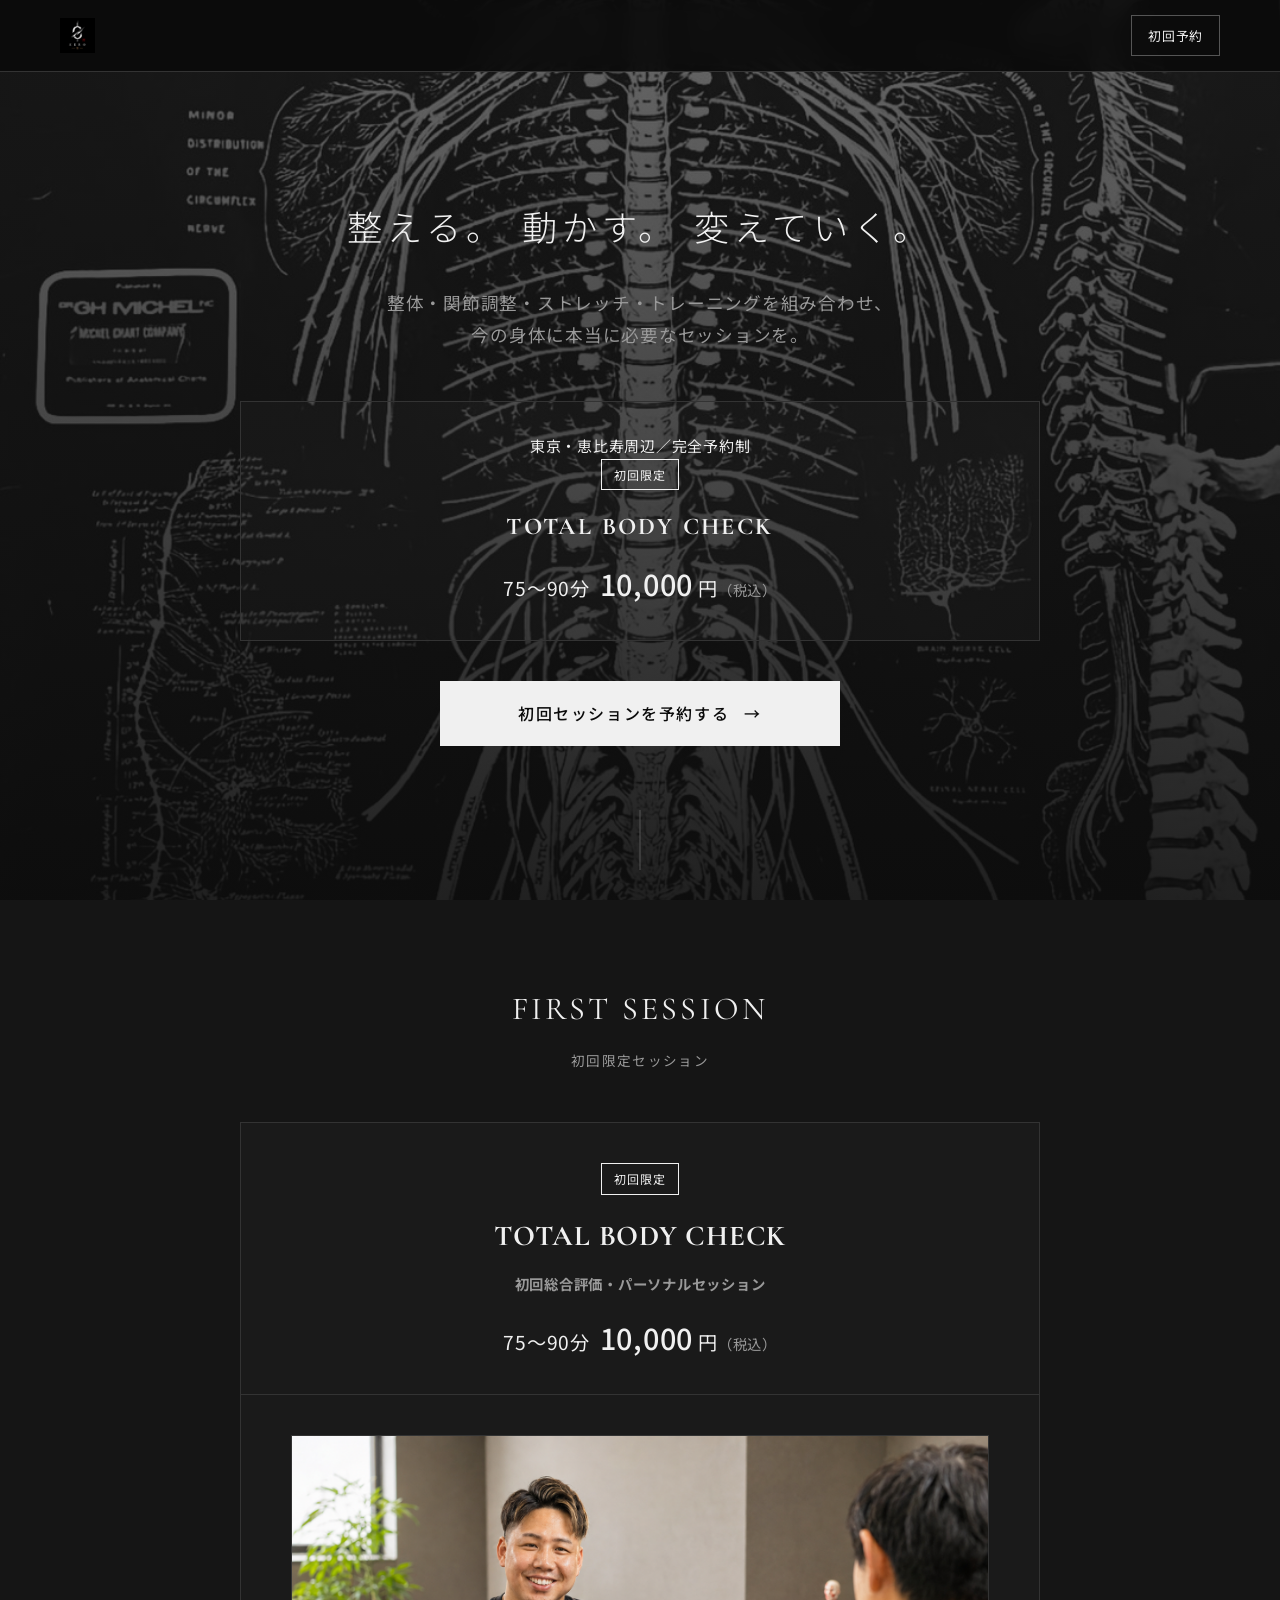
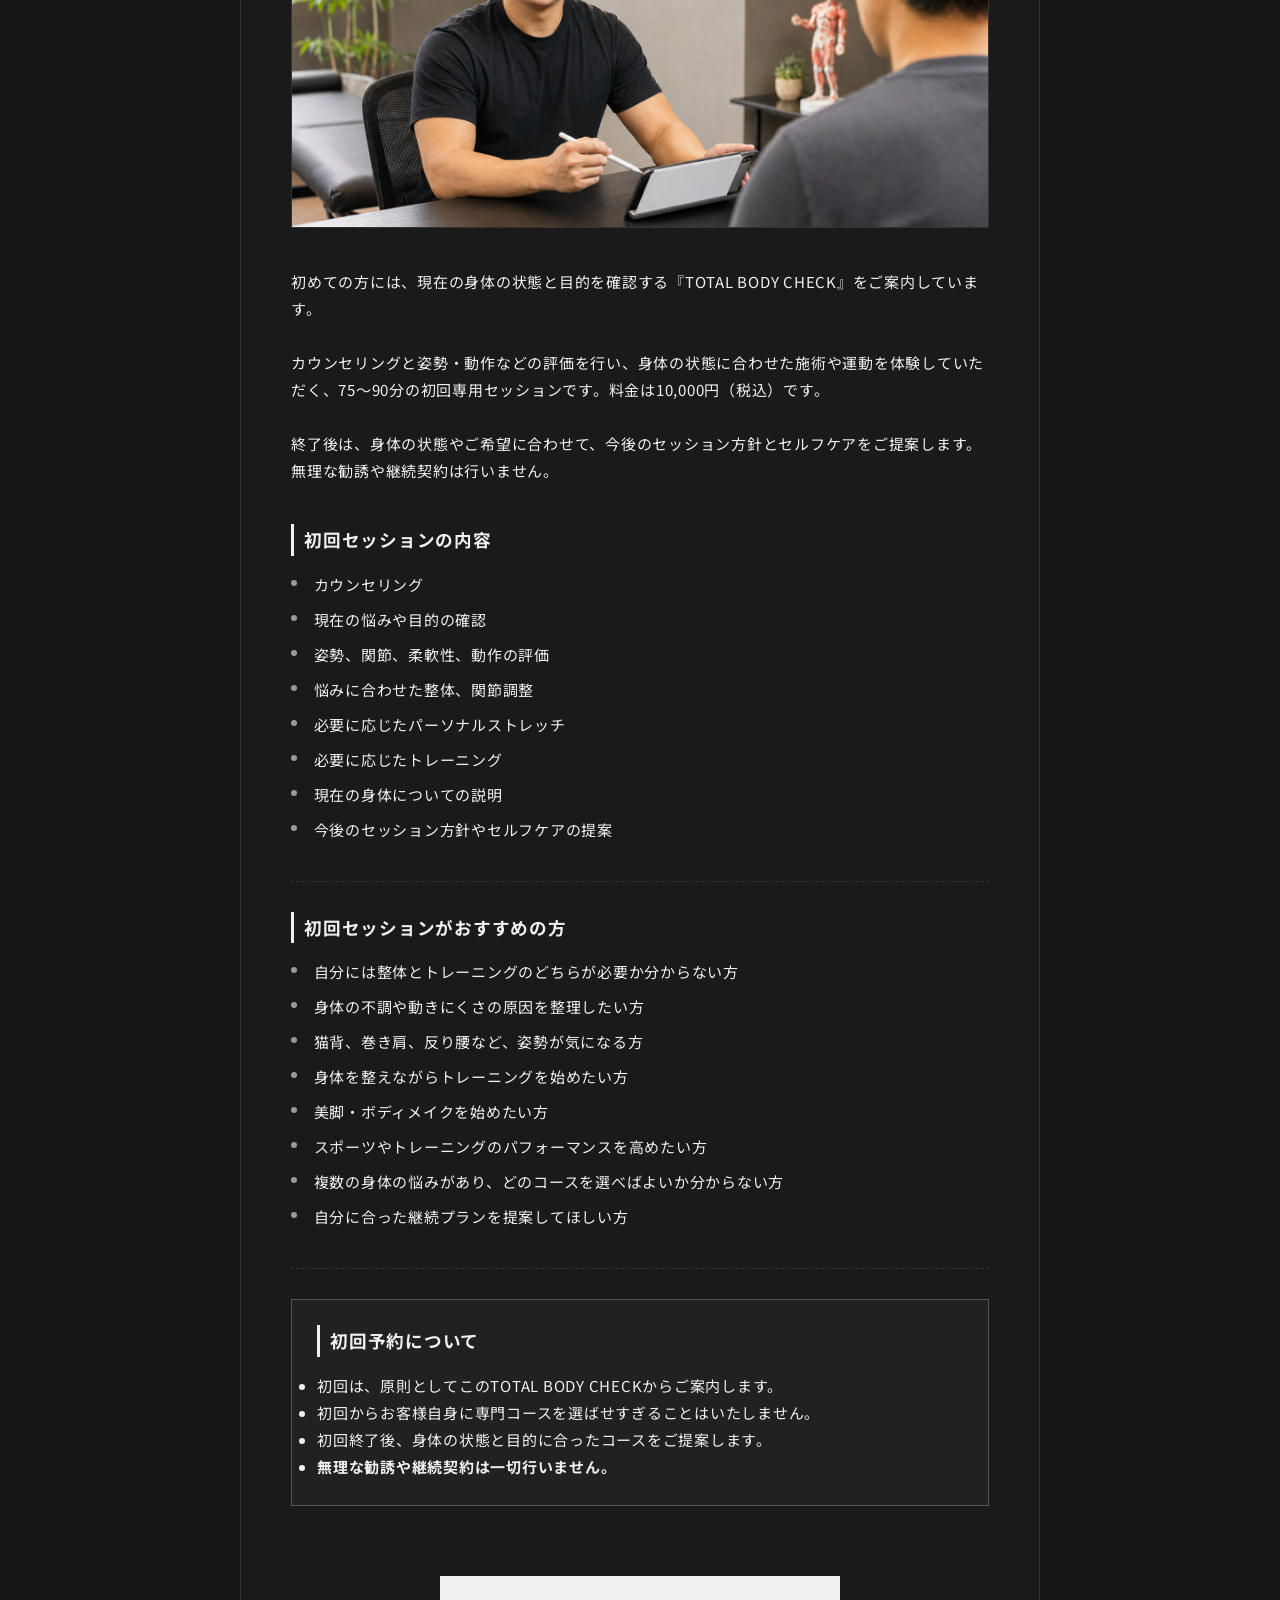
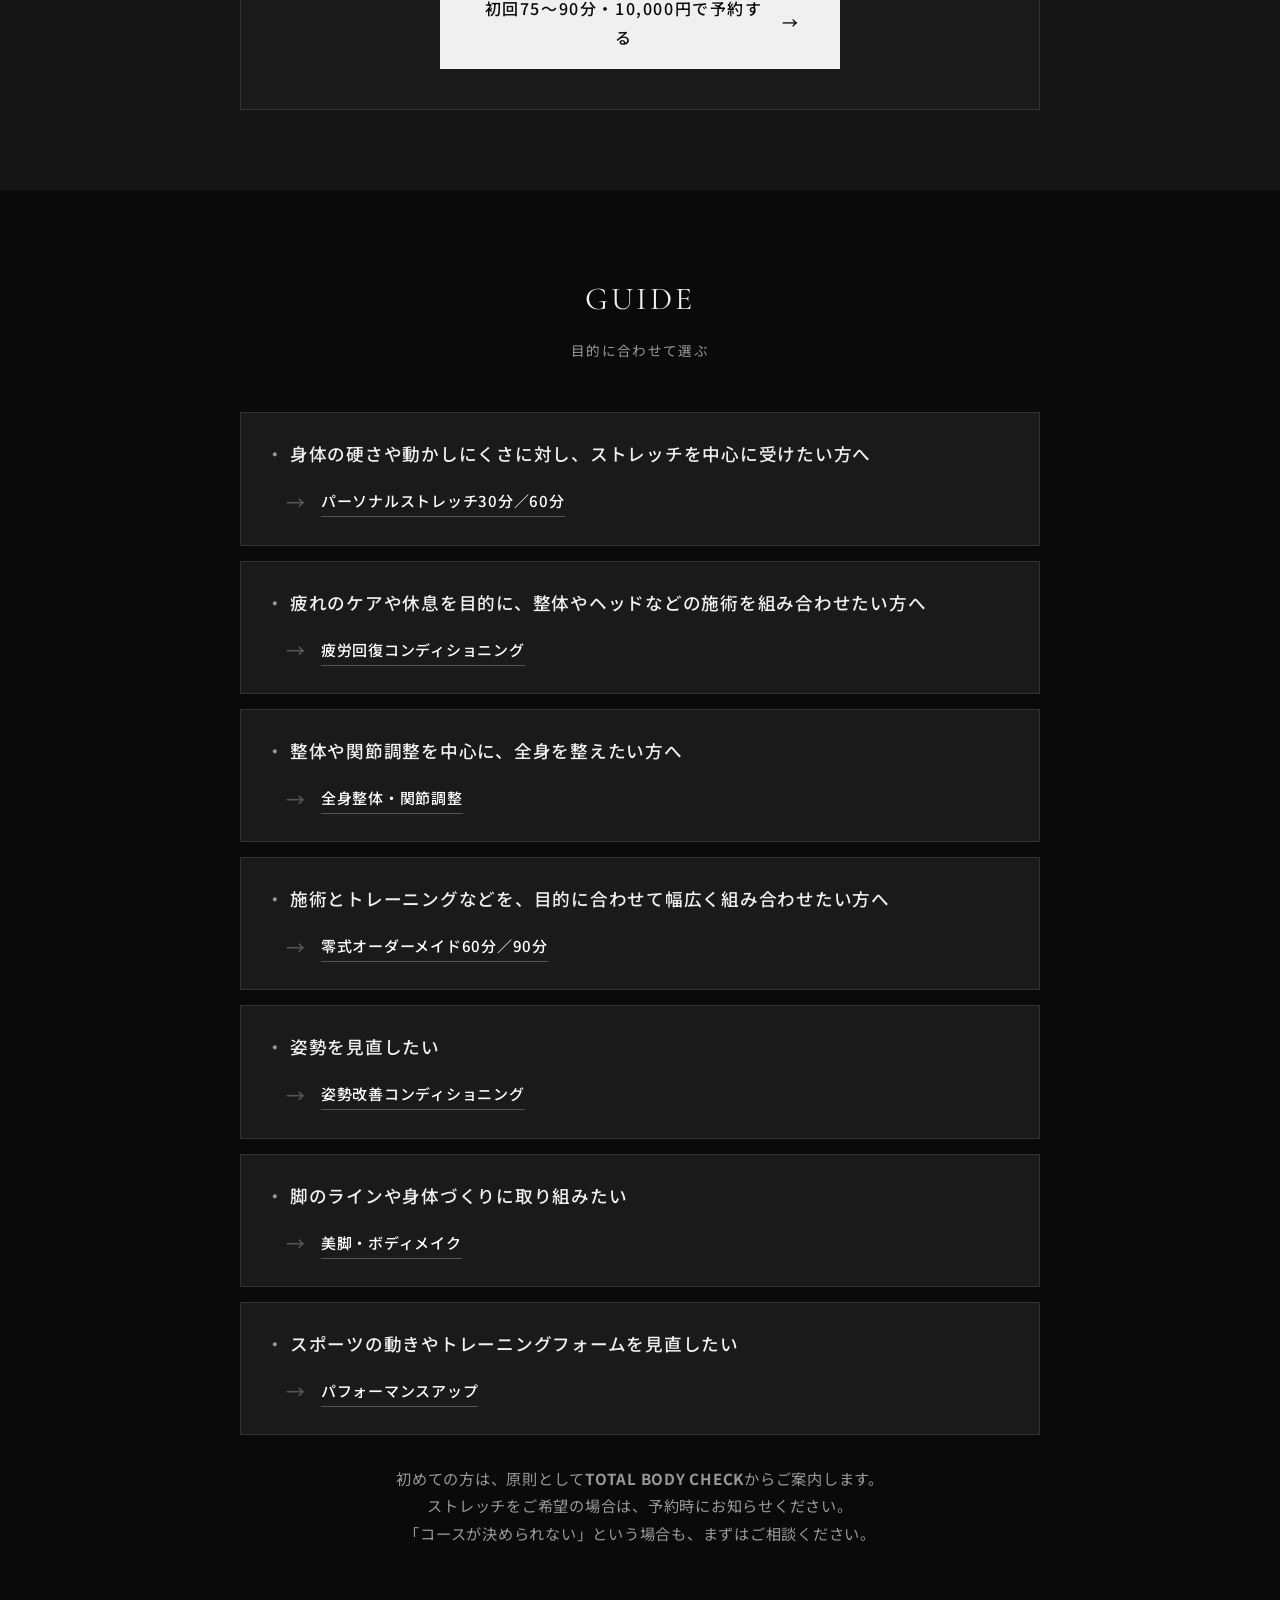
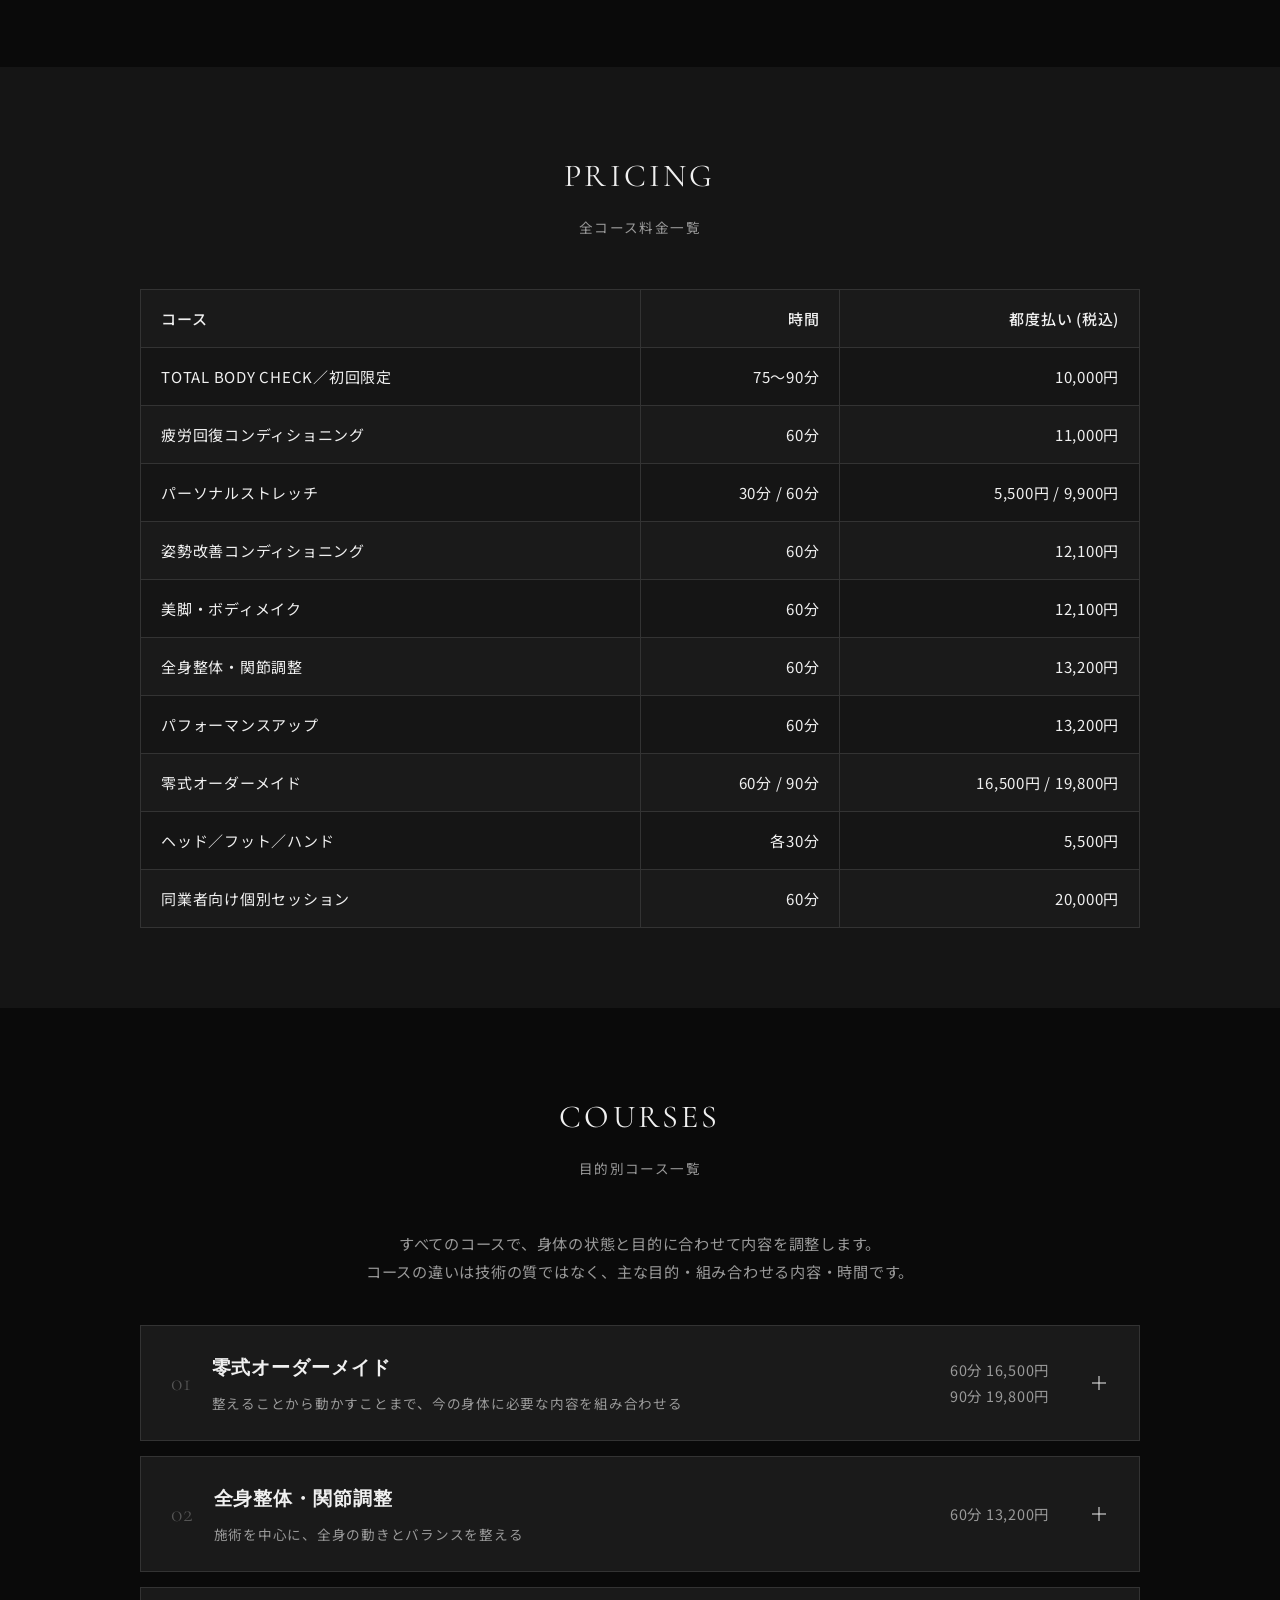
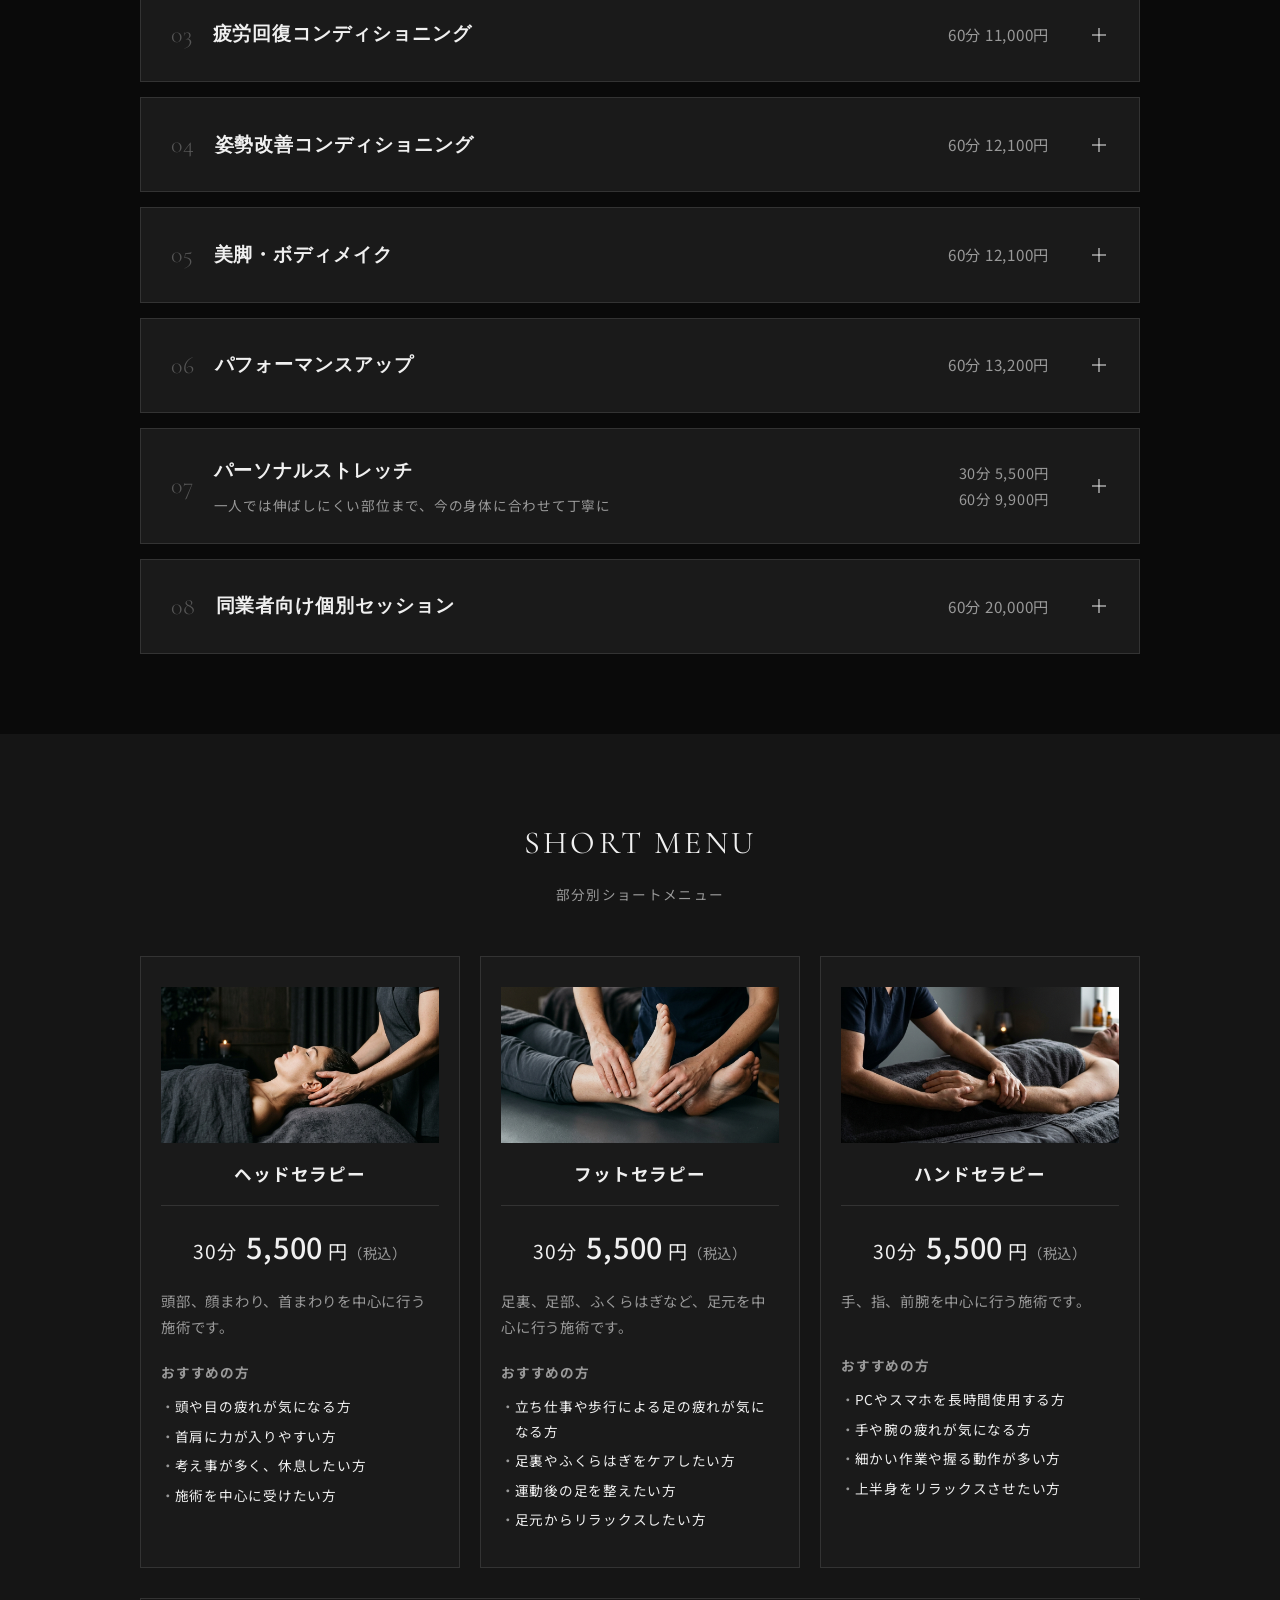
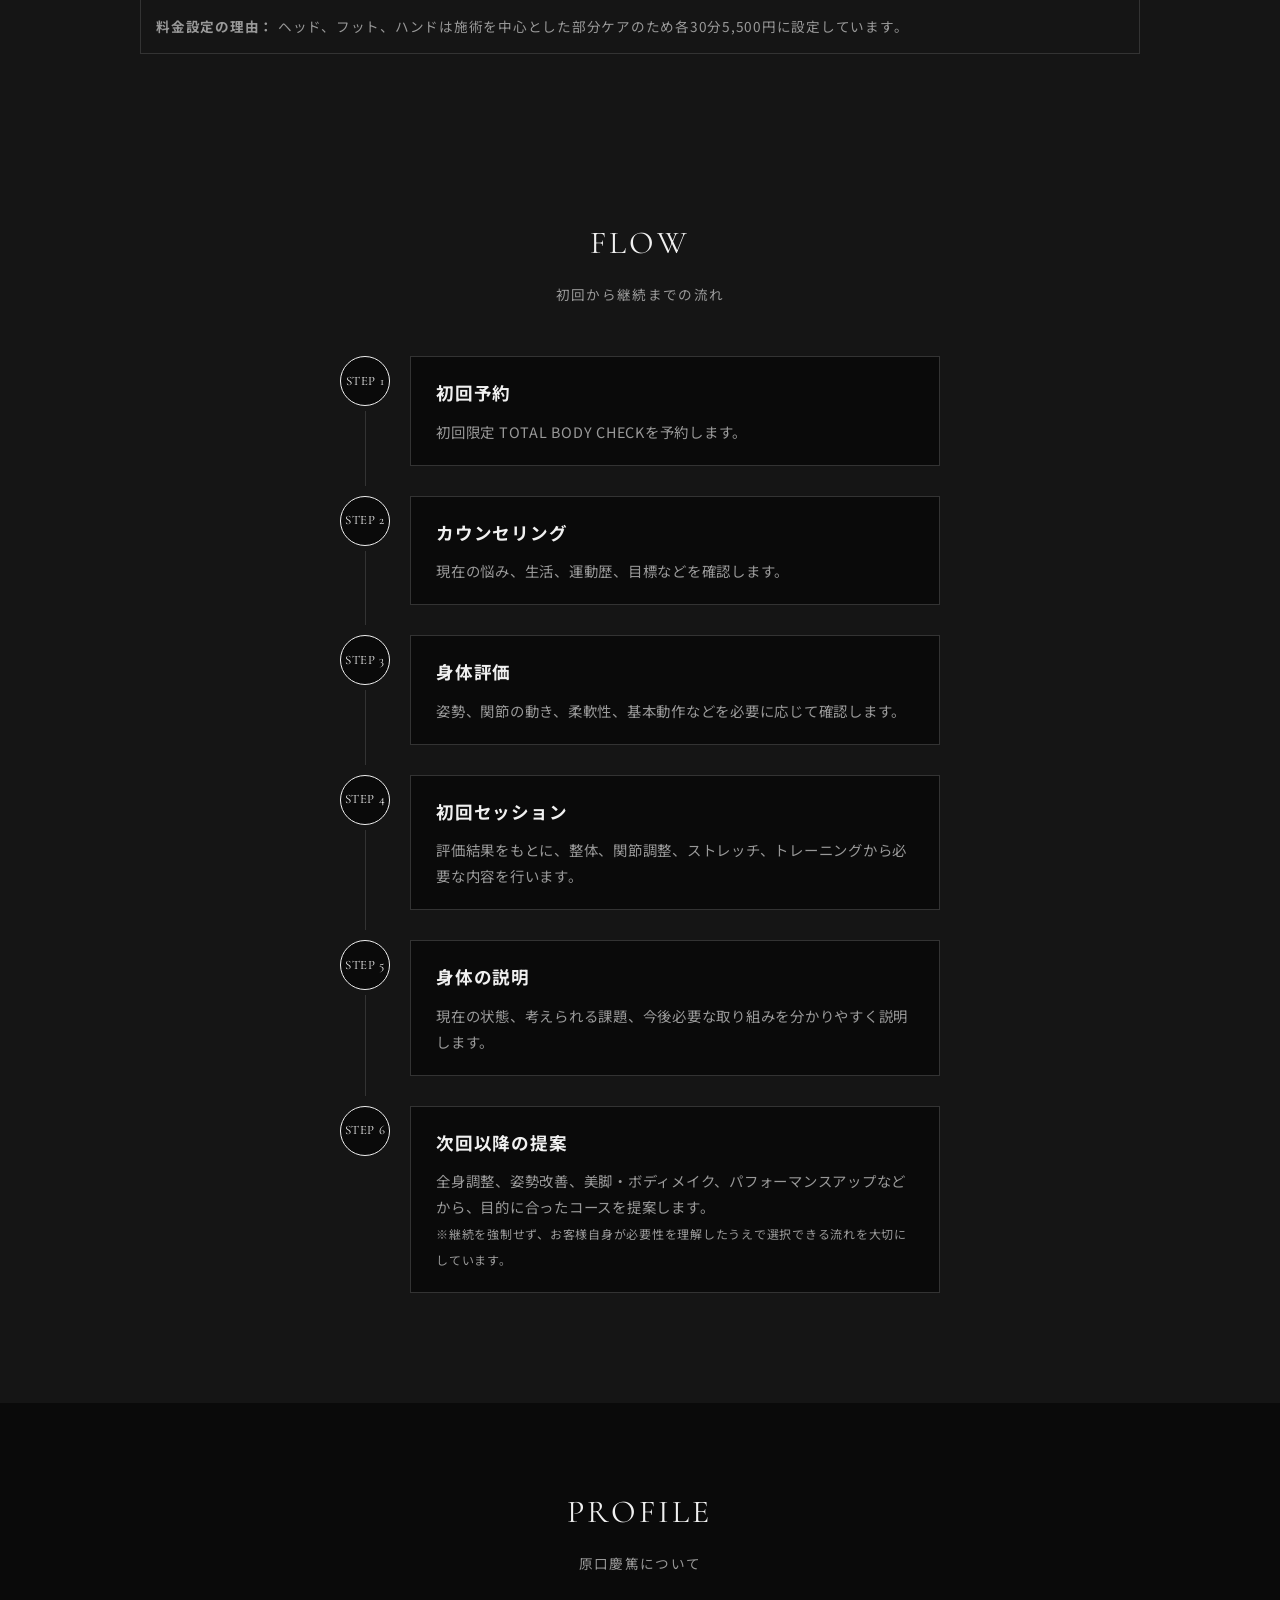
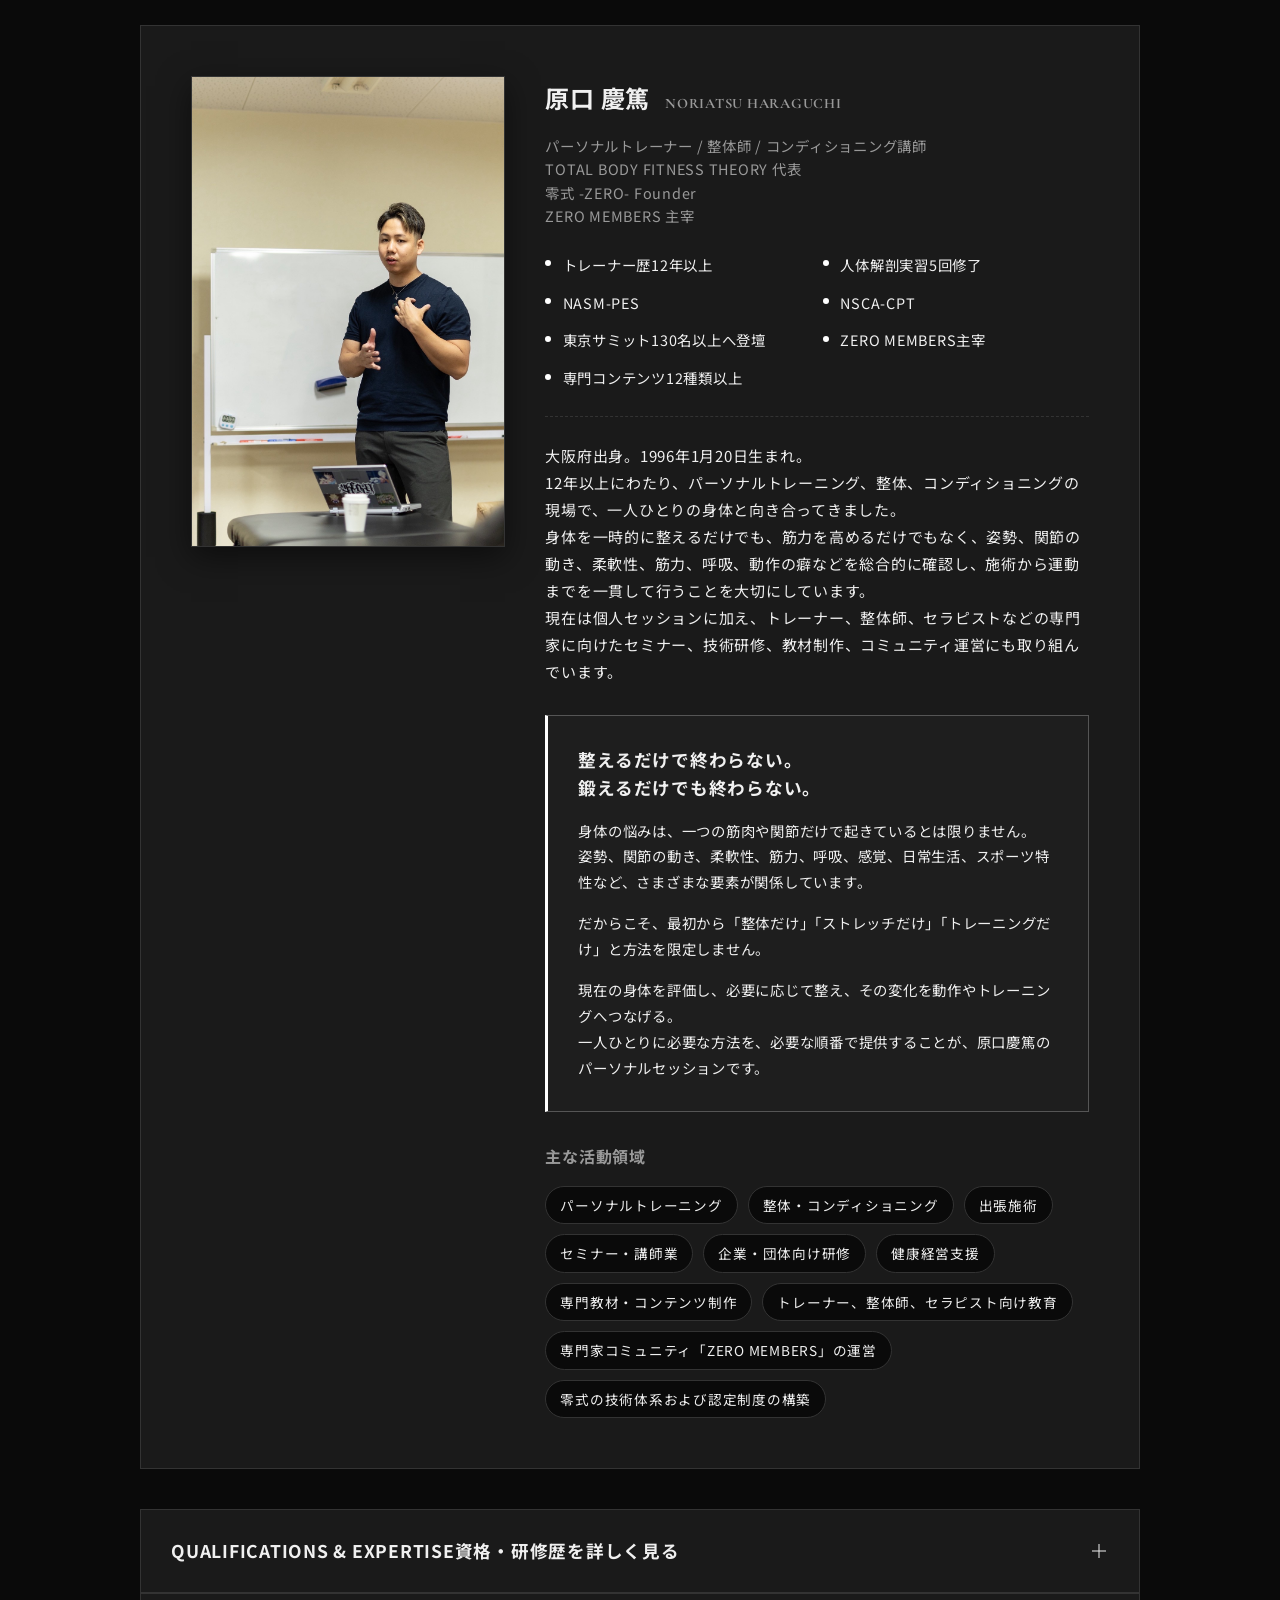
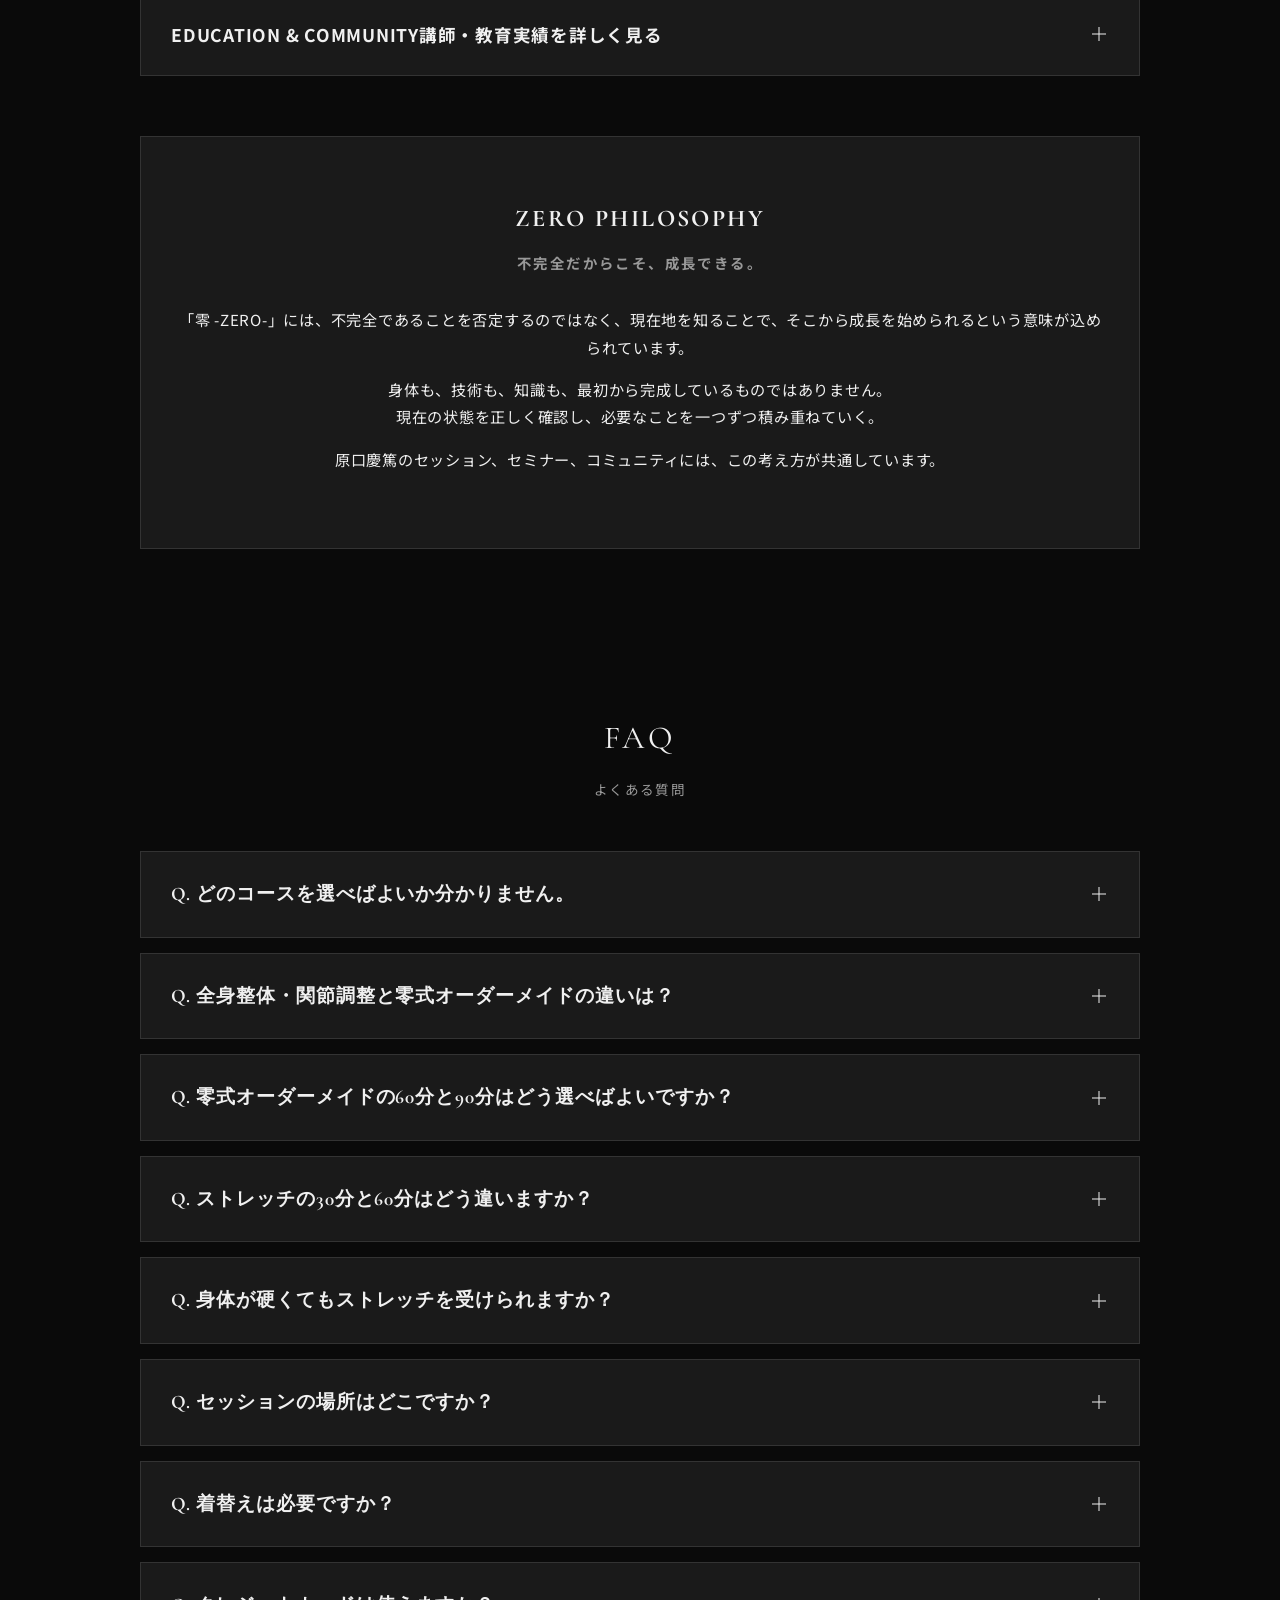
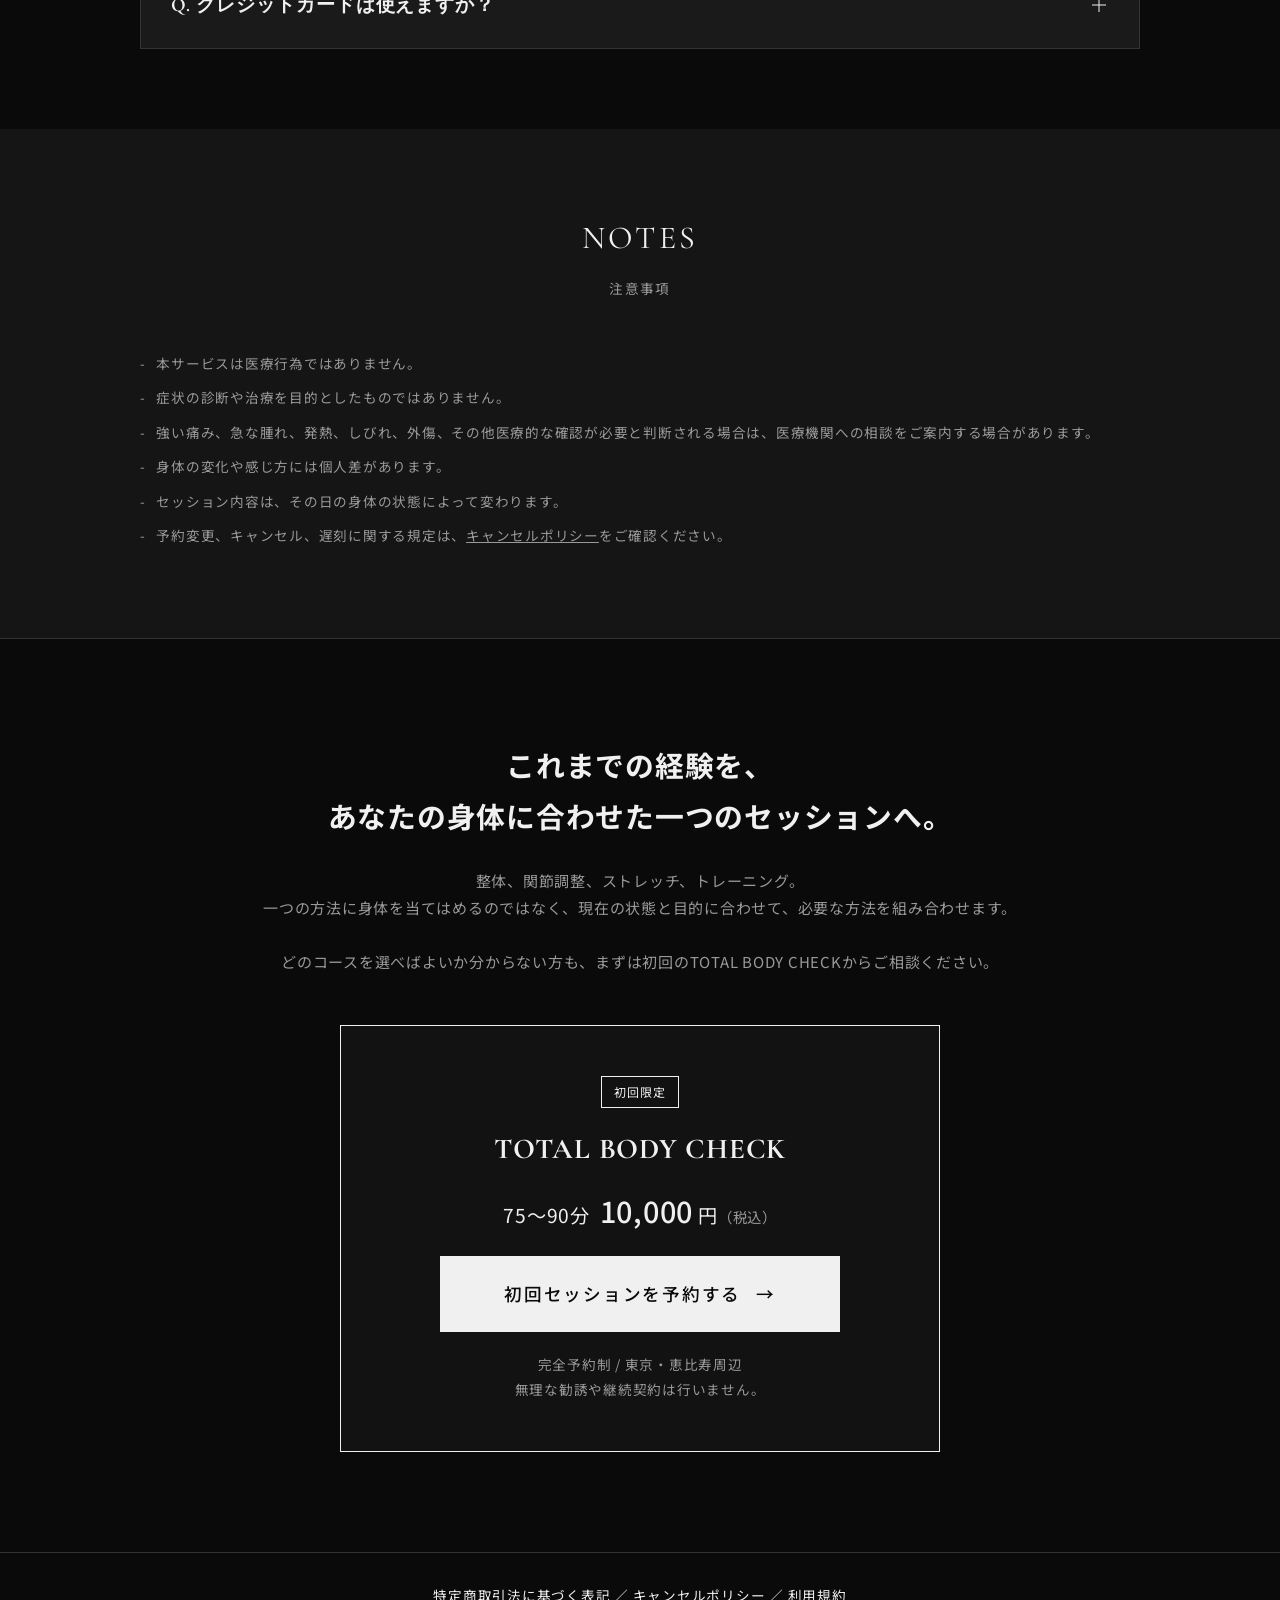
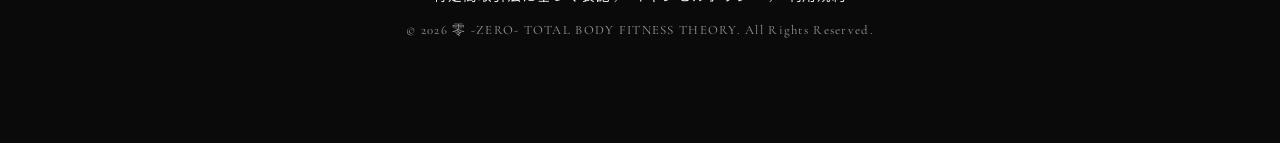
<file: index.html>
<!DOCTYPE html>
<html lang="ja">
<head>
    <meta charset="UTF-8">
    <meta name="viewport" content="width=device-width, initial-scale=1.0">
    <title>恵比寿の整体・パーソナルトレーニング｜原口慶篤 パーソナルセッション | 零 -ZERO-</title>
    <meta name="description" content="整体・関節調整・ストレッチ・トレーニングを組み合わせ、今の身体に本当に必要なセッションを提供する原口慶篤のパーソナルセッション。東京・恵比寿周辺／完全予約制。">
    <!-- OGP Settings -->
    <meta property="og:title" content="恵比寿の整体・パーソナルトレーニング｜原口慶篤 パーソナルセッション | 零 -ZERO-">
    <meta property="og:description" content="整体・関節調整・ストレッチ・トレーニングを組み合わせ、今の身体に本当に必要なセッションを提供する原口慶篤のパーソナルセッション。東京・恵比寿周辺／完全予約制。">
    <meta property="og:type" content="website">
    <meta property="og:url" content="https://noriatsu3377-hue.github.io/Fee/">
    <meta property="og:image" content="https://noriatsu3377-hue.github.io/Fee/anatomy1のコピー.jpg">
    <meta name="twitter:card" content="summary_large_image">
    
    <link rel="stylesheet" href="style.css">
    <link rel="preconnect" href="https://fonts.googleapis.com">
    <link rel="preconnect" href="https://fonts.gstatic.com" crossorigin>
    <link href="https://fonts.googleapis.com/css2?family=Cormorant+Garamond:wght@400;500;600&family=Noto+Sans+JP:wght@300;400;500;700&display=swap" rel="stylesheet">
</head>
<body>
    <!-- 予約URLをここに設定 -->
    <!-- ※予約ボタン設定済み -->

    <!-- ヘッダー / ナビゲーション (シンプル) -->
    <header class="header">
        <div class="header-inner">
            <h1 class="logo">
                <a href="#">
                    <img src="./logoのコピー.jpg" alt="零 -ZERO-" class="header-logo">
                </a>
            </h1>
            <a href="#reservation" class="btn-header">初回予約</a>
        </div>
    </header>

    <!-- ファーストビュー -->
    <section class="hero">
        <div class="hero-content">
            <h2 class="hero-main-copy">
                <span>整える。</span>
                <span>動かす。</span>
                <span>変えていく。</span>
            </h2>
            <p class="hero-sub-copy">
                整体・関節調整・ストレッチ・トレーニングを組み合わせ、<br>
                今の身体に本当に必要なセッションを。
            </p>
            
            <div class="hero-info">
                <p>東京・恵比寿周辺／完全予約制</p>
                <div class="hero-price-box">
                    <span class="badge">初回限定</span>
                    <h3>TOTAL BODY CHECK</h3>
                    <p class="price">75〜90分 <strong>10,000</strong>円<span>（税込）</span></p>
                </div>
            </div>
            
            <a href="#reservation" class="cta-button primary-cta">
                <span class="cta-text">初回セッションを予約する</span>
                <span class="cta-arrow">→</span>
            </a>
        </div>
    </section>

    <!-- 初回限定セッション -->
    <section id="first-session" class="first-session section bg-gray">
        <div class="container">
            <h2 class="section-title">FIRST SESSION<span>初回限定セッション</span></h2>
            
            <div class="card trial-card">
                <div class="card-header">
                    <span class="badge">初回限定</span>
                    <h3 class="card-title">TOTAL BODY CHECK<span>初回総合評価・パーソナルセッション</span></h3>
                    <div class="price-wrap">
                        <p class="price">75〜90分 <strong>10,000</strong>円<span>（税込）</span></p>
                    </div>
                </div>
                
                <div class="card-body">
                    <img src="./0bf8b904-be38-40a4-91f2-05913a586911.png" alt="カウンセリングの様子" class="content-image" style="margin-top:0; object-position: center top; aspect-ratio: 16/9; object-fit: cover;">
                    
                    <p class="trial-desc">
                        初めての方には、現在の身体の状態と目的を確認する『TOTAL BODY CHECK』をご案内しています。<br><br>
                        カウンセリングと姿勢・動作などの評価を行い、身体の状態に合わせた施術や運動を体験していただく、75〜90分の初回専用セッションです。料金は10,000円（税込）です。<br><br>
                        終了後は、身体の状態やご希望に合わせて、今後のセッション方針とセルフケアをご提案します。無理な勧誘や継続契約は行いません。
                    </p>
                    
                    <div class="details-box">
                        <h4>初回セッションの内容</h4>
                        <ul class="check-list">
                            <li>カウンセリング</li>
                            <li>現在の悩みや目的の確認</li>
                            <li>姿勢、関節、柔軟性、動作の評価</li>
                            <li>悩みに合わせた整体、関節調整</li>
                            <li>必要に応じたパーソナルストレッチ</li>
                            <li>必要に応じたトレーニング</li>
                            <li>現在の身体についての説明</li>
                            <li>今後のセッション方針やセルフケアの提案</li>
                        </ul>
                    </div>

                    <div class="details-box">
                        <h4>初回セッションがおすすめの方</h4>
                        <ul class="check-list">
                            <li>自分には整体とトレーニングのどちらが必要か分からない方</li>
                            <li>身体の不調や動きにくさの原因を整理したい方</li>
                            <li>猫背、巻き肩、反り腰など、姿勢が気になる方</li>
                            <li>身体を整えながらトレーニングを始めたい方</li>
                            <li>美脚・ボディメイクを始めたい方</li>
                            <li>スポーツやトレーニングのパフォーマンスを高めたい方</li>
                            <li>複数の身体の悩みがあり、どのコースを選べばよいか分からない方</li>
                            <li>自分に合った継続プランを提案してほしい方</li>
                        </ul>
                    </div>

                    <div class="attention-box">
                        <h4>初回予約について</h4>
                        <ul>
                            <li>初回は、原則としてこのTOTAL BODY CHECKからご案内します。</li>
                            <li>初回からお客様自身に専門コースを選ばせすぎることはいたしません。</li>
                            <li>初回終了後、身体の状態と目的に合ったコースをご提案します。</li>
                            <li><strong>無理な勧誘や継続契約は一切行いません。</strong></li>
                        </ul>
                    </div>
                </div>
                
                <div class="card-footer center">
                    <a href="https://liff.line.me/2006566038-zQdLGm6N?calendar_salon_id=12279&ts=1788999783" class="cta-button primary-cta">
                        <span class="cta-text">初回75〜90分・10,000円で予約する</span>
                        <span class="cta-arrow">→</span>
                    </a>
                </div>
            </div>
        </div>
    </section>

    <!-- 【新規】迷わず選べる比較 -->
    <section class="problem-selection section">
        <div class="container">
            <h2 class="section-title">GUIDE<span>目的に合わせて選ぶ</span></h2>
            
            <div class="selection-guide-list">
                <a href="#course-stretch" class="selection-item">
                    <span class="selection-query">身体の硬さや動かしにくさに対し、ストレッチを中心に受けたい方へ</span>
                    <span class="selection-answer"><span class="selection-arrow">→</span> <span class="selection-course">パーソナルストレッチ30分／60分</span></span>
                </a>
                
                <a href="#course-recovery" class="selection-item">
                    <span class="selection-query">疲れのケアや休息を目的に、整体やヘッドなどの施術を組み合わせたい方へ</span>
                    <span class="selection-answer"><span class="selection-arrow">→</span> <span class="selection-course">疲労回復コンディショニング</span></span>
                </a>
                
                <a href="#course-fulladjust" class="selection-item">
                    <span class="selection-query">整体や関節調整を中心に、全身を整えたい方へ</span>
                    <span class="selection-answer"><span class="selection-arrow">→</span> <span class="selection-course">全身整体・関節調整</span></span>
                </a>
                
                <a href="#course-omakase" class="selection-item">
                    <span class="selection-query">施術とトレーニングなどを、目的に合わせて幅広く組み合わせたい方へ</span>
                    <span class="selection-answer"><span class="selection-arrow">→</span> <span class="selection-course">零式オーダーメイド60分／90分</span></span>
                </a>
                
                <a href="#course-posture" class="selection-item">
                    <span class="selection-query">姿勢を見直したい</span>
                    <span class="selection-answer"><span class="selection-arrow">→</span> <span class="selection-course">姿勢改善コンディショニング</span></span>
                </a>
                
                <a href="#course-body" class="selection-item">
                    <span class="selection-query">脚のラインや身体づくりに取り組みたい</span>
                    <span class="selection-answer"><span class="selection-arrow">→</span> <span class="selection-course">美脚・ボディメイク</span></span>
                </a>
                
                <a href="#course-performance" class="selection-item">
                    <span class="selection-query">スポーツの動きやトレーニングフォームを見直したい</span>
                    <span class="selection-answer"><span class="selection-arrow">→</span> <span class="selection-course">パフォーマンスアップ</span></span>
                </a>
            </div>
            
            <p class="course-intro-text" style="margin-top: 30px;">
                初めての方は、原則として<strong>TOTAL BODY CHECK</strong>からご案内します。<br>
                ストレッチをご希望の場合は、予約時にお知らせください。<br>
                「コースが決められない」という場合も、まずはご相談ください。
            </p>
        </div>
    </section>

    <!-- 【新規】料金一覧表 -->
    <section id="pricing" class="pricing-overview section bg-gray">
        <div class="container">
            <h2 class="section-title">PRICING<span>全コース料金一覧</span></h2>
            <div class="pricing-table-wrap">
                <table class="pricing-table">
                    <thead>
                        <tr>
                            <th class="col-course">コース</th>
                            <th class="col-time">時間</th>
                            <th class="col-price">都度払い (税込)</th>
                        </tr>
                    </thead>
                    <tbody>
                        <!-- 初回 -->
                        <tr>
                            <td>TOTAL BODY CHECK／初回限定</td>
                            <td class="col-time">75〜90分</td>
                            <td class="col-price">10,000円</td>
                        </tr>
                        <!-- 目的別 -->
                        <tr>
                            <td>疲労回復コンディショニング</td>
                            <td class="col-time">60分</td>
                            <td class="col-price">11,000円</td>
                        </tr>
                        <tr>
                            <td>パーソナルストレッチ</td>
                            <td class="col-time">30分 / 60分</td>
                            <td class="col-price">5,500円 / 9,900円</td>
                        </tr>
                        <tr>
                            <td>姿勢改善コンディショニング</td>
                            <td class="col-time">60分</td>
                            <td class="col-price">12,100円</td>
                        </tr>
                        <tr>
                            <td>美脚・ボディメイク</td>
                            <td class="col-time">60分</td>
                            <td class="col-price">12,100円</td>
                        </tr>
                        <tr>
                            <td>全身整体・関節調整</td>
                            <td class="col-time">60分</td>
                            <td class="col-price">13,200円</td>
                        </tr>
                        <tr>
                            <td>パフォーマンスアップ</td>
                            <td class="col-time">60分</td>
                            <td class="col-price">13,200円</td>
                        </tr>
                        <!-- 総合 -->
                        <tr>
                            <td>零式オーダーメイド</td>
                            <td class="col-time">60分 / 90分</td>
                            <td class="col-price">16,500円 / 19,800円</td>
                        </tr>
                        <!-- 部分ケア -->
                        <tr>
                            <td>ヘッド／フット／ハンド</td>
                            <td class="col-time">各30分</td>
                            <td class="col-price">5,500円</td>
                        </tr>
                        <!-- 専門職 -->
                        <tr>
                            <td>同業者向け個別セッション</td>
                            <td class="col-time">60分</td>
                            <td class="col-price">20,000円</td>
                        </tr>
                    </tbody>
                </table>
            </div>
        </div>
    </section>

    <!-- 目的別コース一覧 -->
    <section class="courses section">
        <div class="container">
            <h2 class="section-title">COURSES<span>目的別コース一覧</span></h2>
            
            <p class="course-intro-text">
                すべてのコースで、身体の状態と目的に合わせて内容を調整します。<br>
                コースの違いは技術の質ではなく、主な目的・組み合わせる内容・時間です。
            </p>
            
            <div class="accordion-group">
                <!-- Course 1 -->
                <details class="accordion" id="course-omakase">
                    <summary class="accordion-header">
                        <div class="acc-title-wrap">
                            <span class="course-num">01</span>
                            <div>
                                <h3>零式オーダーメイド</h3>
                                <p style="font-size: 0.85rem; color: var(--text-muted); margin-top: 5px; font-weight: normal;">整えることから動かすことまで、今の身体に必要な内容を組み合わせる</p>
                            </div>
                        </div>
                        <div class="acc-prices">
                            <span style="font-size: 0.9rem;">60分 16,500円<br>90分 19,800円</span>
                        </div>
                        <div class="acc-icon"></div>
                    </summary>
                    <div class="accordion-body">
                        <div class="course-detail-wrap">
                            <div class="course-detail-img">
                                <img src="./course_omakase.png" alt="零式オーダーメイド">
                            </div>
                            <div class="course-detail-text">
                                <p class="course-def">その日の身体の状態と目的を確認し、整体・関節調整・ストレッチ・ヘッドやフットなどのケア・トレーニングから必要な内容を選び、セッションを組み立てます。<br><br>「施術を受けながら運動もしたい」<br>「姿勢と身体の使い方をまとめて見直したい」<br>「その日の状態に合わせて内容を任せたい」<br><br>そんな方に向けた総合コースです。<br>すべての技術を一度に詰め込むのではなく、目的と時間に合わせて優先順位を決めます。</p>
                                
                                <div class="course-box">
                                    <h4>主な内容</h4>
                                    <ul class="check-list">
                                        <li>悩み、目的、当日の状態の確認</li>
                                        <li>姿勢や動作の確認</li>
                                        <li>整体、関節調整</li>
                                        <li>パーソナルストレッチ</li>
                                        <li>必要に応じたヘッド、フット、ハンドのケア</li>
                                        <li>姿勢や動作に合わせた運動</li>
                                        <li>目的に応じたトレーニング</li>
                                        <li>変化の確認とセルフケアの提案</li>
                                    </ul>
                                </div>

                                <div class="course-box" style="margin-top: 20px;">
                                    <h4>おすすめの方</h4>
                                    <ul class="check-list">
                                        <li>施術と運動を組み合わせて受けたい方</li>
                                        <li>複数の目的をまとめて相談したい方</li>
                                        <li>その日によって身体の状態や希望が変わる方</li>
                                        <li>受ける内容を相談しながら決めたい方</li>
                                        <li>整えた身体を日常動作や運動につなげたい方</li>
                                    </ul>
                                </div>

                                <div class="course-split-wrap">
                                    <div class="course-split-item">
                                        <h4 class="course-split-title">60分 <span>16,500円（税込）</span></h4>
                                        <p style="font-size: 0.95rem;">その日の優先課題を絞り、必要な施術や運動を組み合わせたい方へ。</p>
                                    </div>
                                    <div class="course-split-item">
                                        <h4 class="course-split-title">90分 <span>19,800円（税込）</span></h4>
                                        <p style="font-size: 0.95rem;">複数の課題に対応したい方、施術と運動の両方に時間を取りたい方、動作練習までじっくり取り組みたい方へ。</p>
                                    </div>
                                </div>

                                <div style="margin-top: 30px; text-align: center;">
                                    <a href="https://liff.line.me/2006566038-zQdLGm6N?calendar_salon_id=12279&ts=1788999783" class="cta-button">このコースを予約する</a>
                                </div>
                            </div>
                        </div>
                    </div>
                </details>

                <!-- Course 2 -->
                <details class="accordion" id="course-fulladjust">
                    <summary class="accordion-header">
                        <div class="acc-title-wrap">
                            <span class="course-num">02</span>
                            <div>
                                <h3>全身整体・関節調整</h3>
                                <p style="font-size: 0.85rem; color: var(--text-muted); margin-top: 5px; font-weight: normal;">施術を中心に、全身の動きとバランスを整える</p>
                            </div>
                        </div>
                        <div class="acc-prices">
                            <span style="font-size: 0.9rem;">60分 13,200円</span>
                        </div>
                        <div class="acc-icon"></div>
                    </summary>
                    <div class="accordion-body">
                        <div class="course-detail-wrap">
                            <div class="course-detail-img">
                                <img src="./course_full_adjust.png" alt="全身整体・関節調整">
                            </div>
                            <div class="course-detail-text">
                                <p class="course-def">首肩、背中、腰、股関節など、気になる部位だけでなく全身のつながりを確認し、整体・関節調整・必要に応じたストレッチを組み合わせるコースです。<br><br>関節の動きや身体の使いやすさを確認しながら、その日の状態に合わせて施術を行います。施術中心で身体を整えたい方に向いています。</p>
                                
                                <div class="course-box">
                                    <h4>主な内容</h4>
                                    <ul class="check-list">
                                        <li>悩みと身体の状態の確認</li>
                                        <li>関節の動きや全身のバランスの確認</li>
                                        <li>全身整体</li>
                                        <li>状態に応じた関節調整</li>
                                        <li>必要に応じたストレッチ</li>
                                        <li>施術前後の動きの確認</li>
                                        <li>日常で取り組めるセルフケアの案内</li>
                                    </ul>
                                </div>

                                <div class="course-box" style="margin-top: 20px;">
                                    <h4>おすすめの方</h4>
                                    <ul class="check-list">
                                        <li>首肩、腰、股関節など複数の部位が気になる方</li>
                                        <li>全身の動きにくさを見てもらいたい方</li>
                                        <li>施術を中心に受けたい方</li>
                                        <li>定期的な身体のメンテナンスをしたい方</li>
                                        <li>スポーツやトレーニング前後に身体を整えたい方</li>
                                    </ul>
                                </div>
                                
                                <p style="margin-top: 20px; font-size: 0.85rem; color: var(--text-muted);">※本格的なトレーニングを組み合わせたい方には、零式オーダーメイドをご案内しております。</p>
                                
                                <div style="margin-top: 30px; text-align: center;">
                                    <a href="https://liff.line.me/2006566038-zQdLGm6N?calendar_salon_id=12279&ts=1788999783" class="cta-button">このコースを予約する</a>
                                </div>
                            </div>
                        </div>
                    </div>
                </details>

                <!-- Course 3 -->
                <details class="accordion" id="course-recovery">
                    <summary class="accordion-header">
                        <div class="acc-title-wrap">
                            <span class="course-num">03</span>
                            <h3>疲労回復コンディショニング</h3>
                        </div>
                        <div class="acc-prices">
                            <span>60分 11,000円</span>
                        </div>
                        <div class="acc-icon"></div>
                    </summary>
                    <div class="accordion-body">
                        <div class="course-detail-wrap">
                            <div class="course-detail-img">
                                <img src="./course_recovery.png" alt="疲労回復コンディショニング">
                            </div>
                            <div class="course-detail-text">
                                <p class="course-def">日々の疲労が強い方に向けて、整体、ストレッチ、ヘッド、フット、ハンドなどを組み合わせる施術中心のコースです。<br>身体を積極的に鍛えることよりも、力を抜き、休息しやすい状態をつくることを重視します。<br>全身の施術に加え、状態に応じてヘッド、フット、ハンドを組み合わせます。</p>
                                
                                <div class="course-box">
                                    <h4>おすすめの方</h4>
                                    <ul class="check-list">
                                        <li>仕事や移動による疲れが強い方</li>
                                        <li>頭、目、首肩の疲れが気になる方</li>
                                        <li>脚の重さや足元の疲れが気になる方</li>
                                        <li>トレーニングやスポーツ後のケアを受けたい方</li>
                                        <li>施術を中心にゆっくり身体を整えたい方</li>
                                    </ul>
                                </div>
                                <div style="margin-top: 15px;">
                                    <a href="https://liff.line.me/2006566038-zQdLGm6N?calendar_salon_id=12279&ts=1788999783" class="cta-button">このコースを予約する</a>
                                </div>
                            </div>
                        </div>
                    </div>
                </details>

                <!-- Course 4 -->
                <details class="accordion" id="course-posture">
                    <summary class="accordion-header">
                        <div class="acc-title-wrap">
                            <span class="course-num">04</span>
                            <h3>姿勢改善コンディショニング</h3>
                        </div>
                        <div class="acc-prices">
                            <span>60分 12,100円</span>
                        </div>
                        <div class="acc-icon"></div>
                    </summary>
                    <div class="accordion-body">
                        <div class="course-detail-wrap">
                            <div class="course-detail-img">
                                <img src="./course_posture.png" alt="姿勢改善コンディショニング">
                            </div>
                            <div class="course-detail-text">
                                <p class="course-def">姿勢を見た目だけで判断せず、関節の動き、柔軟性、筋力、呼吸、動作の癖などを確認し、施術と運動を組み合わせるコースです。<br>「胸を張る」「背筋を伸ばす」といった一時的な修正だけではなく、その人が自然に姿勢を保ちやすい身体づくりを目指します。<br>全身の姿勢と動作を確認し、施術、ストレッチ、姿勢改善運動まで行います。</p>
                                
                                <div class="course-box">
                                    <h4>おすすめの方</h4>
                                    <ul class="check-list">
                                        <li>猫背や巻き肩が気になる方</li>
                                        <li>反り腰や骨盤の傾きが気になる方</li>
                                        <li>写真や鏡で見た姿勢が気になる方</li>
                                        <li>デスクワークで身体が固まりやすい方</li>
                                        <li>姿勢を整えながら身体を動かしたい方</li>
                                        <li>施術だけでは姿勢が戻ってしまうと感じる方</li>
                                    </ul>
                                </div>
                                <div style="margin-top: 15px;">
                                    <a href="https://liff.line.me/2006566038-zQdLGm6N?calendar_salon_id=12279&ts=1788999783" class="cta-button">このコースを予約する</a>
                                </div>
                            </div>
                        </div>
                    </div>
                </details>

                <!-- Course 5 -->
                <details class="accordion" id="course-body">
                    <summary class="accordion-header">
                        <div class="acc-title-wrap">
                            <span class="course-num">05</span>
                            <h3>美脚・ボディメイク</h3>
                        </div>
                        <div class="acc-prices">
                            <span>60分 12,100円</span>
                        </div>
                        <div class="acc-icon"></div>
                    </summary>
                    <div class="accordion-body">
                        <div class="course-detail-wrap">
                            <div class="course-detail-img">
                                <img src="./course_leg_hip.png" alt="美脚・ボディメイク">
                            </div>
                            <div class="course-detail-text">
                                <p class="course-def">体重を減らすことや見た目だけを目的とせず、姿勢、筋力、関節の動きを確認しながら、目的に合わせて身体をつくるコースです。<br>必要に応じて関節調整やストレッチを行い、身体を動かしやすい状態に整えてから、足痩せ・美尻などの目的別トレーニングやフォーム修正を行います。</p>
                                
                                <div class="course-box">
                                    <h4>おすすめの方</h4>
                                    <ul class="check-list">
                                        <li>脚のラインが気になる方、お尻を引き締めたい方</li>
                                        <li>身体を引き締めたい方、筋肉をつけたい方</li>
                                        <li>正しいフォームを身につけたい方</li>
                                        <li>足部や股関節の使い方を見直したい方</li>
                                        <li>身体の不調に配慮しながら運動したい方</li>
                                    </ul>
                                </div>
                                <div style="margin-top: 15px;">
                                    <a href="https://liff.line.me/2006566038-zQdLGm6N?calendar_salon_id=12279&ts=1788999783" class="cta-button">このコースを予約する</a>
                                </div>
                            </div>
                        </div>
                    </div>
                </details>

                <!-- Course 6 -->
                <details class="accordion" id="course-performance">
                    <summary class="accordion-header">
                        <div class="acc-title-wrap">
                            <span class="course-num">06</span>
                            <h3>パフォーマンスアップ</h3>
                        </div>
                        <div class="acc-prices">
                            <span>60分 13,200円</span>
                        </div>
                        <div class="acc-icon"></div>
                    </summary>
                    <div class="accordion-body">
                        <div class="course-detail-wrap">
                            <div class="course-detail-img">
                                <img src="./course_performance.png" alt="パフォーマンスアップ">
                            </div>
                            <div class="course-detail-text">
                                <p class="course-def">スポーツやトレーニングに必要な身体の動きを確認し、関節調整、ストレッチ、動作改善、競技に応じたトレーニングを組み合わせる専門コースです。<br>筋力を高めるだけでなく、可動域、安定性、連動性、身体の使い方まで総合的に確認し、調整からトレーニングまで一貫して行います。</p>
                                
                                <div class="course-box">
                                    <h4>おすすめの方</h4>
                                    <ul class="check-list">
                                        <li>スポーツのパフォーマンスを高めたい方</li>
                                        <li>トレーニングフォームを見直したい方</li>
                                        <li>左右差や動きにくさが気になる方</li>
                                        <li>怪我から競技復帰後の身体づくりを行いたい方</li>
                                        <li>競技に必要な可動域や安定性を高めたい方</li>
                                    </ul>
                                </div>
                                <div style="margin-top: 15px;">
                                    <a href="https://liff.line.me/2006566038-zQdLGm6N?calendar_salon_id=12279&ts=1788999783" class="cta-button">このコースを予約する</a>
                                </div>
                            </div>
                        </div>
                    </div>
                </details>

                <!-- Course 7 新設: パーソナルストレッチ -->
                <details class="accordion" id="course-stretch">
                    <summary class="accordion-header">
                        <div class="acc-title-wrap">
                            <span class="course-num">07</span>
                            <div>
                                <h3>パーソナルストレッチ</h3>
                                <p style="font-size: 0.85rem; color: var(--text-muted); margin-top: 5px; font-weight: normal;">一人では伸ばしにくい部位まで、今の身体に合わせて丁寧に</p>
                            </div>
                        </div>
                        <div class="acc-prices">
                            <span style="font-size: 0.9rem;">30分 5,500円<br>60分 9,900円</span>
                        </div>
                        <div class="acc-icon"></div>
                    </summary>
                    <div class="accordion-body">
                        <div class="course-detail-wrap">
                            <div class="course-detail-img">
                                <img src="./course_leg_hip.png" alt="パーソナルストレッチ">
                            </div>
                            <div class="course-detail-text">
                                <p class="course-def">身体の硬さや動かしにくさを確認し、一人では伸ばしにくい部位までサポートするマンツーマンのストレッチです。<br><br>柔軟性や関節の動き、呼吸、力の入り方に合わせて、伸ばす部位と強さを調整します。身体が硬い方や運動が苦手な方もご相談ください。</p>
                                
                                <div class="course-split-wrap">
                                    <div class="course-split-item">
                                        <h4 class="course-split-title">気になる部位を重点的に <span>30分 5,500円（税込）</span></h4>
                                        <p style="font-size: 0.95rem; margin-bottom: 15px;">肩まわり、股関節、脚など、気になる部位を中心に行うストレッチコースです。限られた時間で、必要な部位を重点的にケアしたい方に向いています。</p>
                                        
                                        <div style="margin-bottom: 20px; text-align: center;">
                                            <a href="https://liff.line.me/2006566038-zQdLGm6N?calendar_salon_id=12279&ts=1788999783" class="cta-button" style="width: 100%; padding: 12px 10px; font-size: 0.9rem;">30分ストレッチを予約・相談する</a>
                                        </div>
                                        
                                        <details style="margin-top: 15px; border-top: 1px solid var(--border-color); padding-top: 15px;">
                                            <summary style="cursor: pointer; color: var(--accent); font-weight: 500; font-size: 0.9rem; outline: none;">詳しい内容とおすすめの方 ▼</summary>
                                            <div style="padding-top: 15px;">
                                                <strong style="color: var(--text-main); font-size: 0.9rem;">主な内容</strong>
                                                <ul class="check-list" style="margin-top: 5px; margin-bottom: 15px;">
                                                    <li>気になる部位と動きの確認</li>
                                                    <li>重点部位のパーソナルストレッチ</li>
                                                    <li>終了後の動きの確認</li>
                                                    <li>自宅で取り組めるストレッチの案内</li>
                                                </ul>
                                                
                                                <strong style="color: var(--text-main); font-size: 0.9rem;">おすすめの方</strong>
                                                <ul class="check-list" style="margin-top: 5px;">
                                                    <li>肩まわりや股関節など、特に硬さが気になる部位がある方</li>
                                                    <li>短時間で身体のケアを受けたい方</li>
                                                    <li>仕事や予定の合間に利用したい方</li>
                                                    <li>全身よりも特定の部位を重点的に伸ばしてほしい方</li>
                                                </ul>
                                            </div>
                                        </details>
                                        <p style="margin-top: 15px; font-size: 0.85rem; color: var(--text-muted);">※30分で全身を十分に対応できると誤解させないでください。</p>
                                    </div>
                                    <div class="course-split-item">
                                        <h4 class="course-split-title">全身をバランスよく、じっくりと <span>60分 9,900円（税込）</span></h4>
                                        <p style="font-size: 0.95rem; margin-bottom: 15px;">上半身から下半身まで、全身の柔軟性と動きを確認しながら行うストレッチコースです。特に硬さが気になる部位には時間を配分し、その日の身体に合わせて全身を伸ばします。</p>
                                        
                                        <div style="margin-bottom: 20px; text-align: center;">
                                            <a href="https://liff.line.me/2006566038-zQdLGm6N?calendar_salon_id=12279&ts=1788999783" class="cta-button" style="width: 100%; padding: 12px 10px; font-size: 0.9rem;">60分ストレッチを予約・相談する</a>
                                        </div>
                                        
                                        <details style="margin-top: 15px; border-top: 1px solid var(--border-color); padding-top: 15px;">
                                            <summary style="cursor: pointer; color: var(--accent); font-weight: 500; font-size: 0.9rem; outline: none;">詳しい内容とおすすめの方 ▼</summary>
                                            <div style="padding-top: 15px;">
                                                <strong style="color: var(--text-main); font-size: 0.9rem;">主な内容</strong>
                                                <ul class="check-list" style="margin-top: 5px; margin-bottom: 15px;">
                                                    <li>身体の状態と柔軟性の確認</li>
                                                    <li>肩まわり、背中、体幹のストレッチ</li>
                                                    <li>股関節、太もも、ふくらはぎなどのストレッチ</li>
                                                    <li>状態に応じた重点部位への対応</li>
                                                    <li>終了後の動きの確認</li>
                                                    <li>自宅で取り組めるストレッチの案内</li>
                                                </ul>
                                                
                                                <strong style="color: var(--text-main); font-size: 0.9rem;">おすすめの方</strong>
                                                <ul class="check-list" style="margin-top: 5px;">
                                                    <li>身体全体が硬いと感じる方</li>
                                                    <li>上半身と下半身をまとめてケアしたい方</li>
                                                    <li>一人では全身のストレッチを行いにくい方</li>
                                                    <li>身体の動かしやすさを見直したい方</li>
                                                    <li>時間をかけてストレッチを受けたい方</li>
                                                </ul>
                                            </div>
                                        </details>
                                    </div>
                                </div>
                                
                                <p style="margin-top: 20px; font-size: 0.85rem; color: var(--text-muted);">
                                    ※すべてのコースで身体の状態に合わせて対応いたします。<br>
                                    ※ストレッチに関して「必ず柔らかくなる」「痛みが治る」「骨格が矯正される」などの効果保証はしておりません。
                                </p>
                            </div>
                        </div>
                    </div>
                </details>

                <!-- Course 8 同業者向け -->
                <details class="accordion" id="course-professional">
                    <summary class="accordion-header">
                        <div class="acc-title-wrap">
                            <span class="course-num">08</span>
                            <h3>同業者向け個別セッション</h3>
                        </div>
                        <div class="acc-prices">
                            <span>60分 20,000円</span>
                        </div>
                        <div class="acc-icon"></div>
                    </summary>
                    <div class="accordion-body">
                        <div class="course-detail-wrap">
                            <div class="course-detail-img">
                                <img src="./course_professional.png" alt="同業者向け個別セッション">
                            </div>
                            <div class="course-detail-text">
                                <p class="course-def">トレーナー、整体師、セラピスト、理学療法士など、身体に関わる専門職の方に向けたコースです。<br>自身の身体のコンディショニングはもちろん、技術の確認や評価方法の相談など、目的に合わせた内容で対応いたします。</p>
                                
                                <div class="course-box">
                                    <h4>おすすめの方</h4>
                                    <ul class="check-list">
                                        <li>施術やトレーニング指導を受けてみたい同業者の方</li>
                                        <li>自身の技術や評価方法について相談したい方</li>
                                        <li>コンディショニングと学びを同時に得たい専門職の方</li>
                                    </ul>
                                </div>
                                <div style="margin-top: 15px;">
                                    <a href="https://liff.line.me/2006566038-zQdLGm6N?calendar_salon_id=12279&ts=1788999783" class="cta-button">このコースを予約する</a>
                                </div>
                            </div>
                        </div>
                    </div>
                </details>
            </div>
        </div>
    </section>

    <!-- 部分別ショートメニュー -->
    <section class="short-menu section bg-gray">
        <div class="container">
            <h2 class="section-title">SHORT MENU<span>部分別ショートメニュー</span></h2>
            
            <div class="cards-grid">
                <!-- Short 1 -->
                <div class="short-card">
                    <img src="./course_head.png" alt="ヘッドセラピー" style="margin-bottom:15px; aspect-ratio: 16/9; object-fit: cover;">
                    <h3>ヘッドセラピー</h3>
                    <p class="price">30分 <strong>5,500</strong>円<span>（税込）</span></p>
                    <p class="short-desc">頭部、顔まわり、首まわりを中心に行う施術です。</p>
                    <div class="short-recom">
                        <h4>おすすめの方</h4>
                        <ul>
                            <li>頭や目の疲れが気になる方</li>
                            <li>首肩に力が入りやすい方</li>
                            <li>考え事が多く、休息したい方</li>
                            <li>施術を中心に受けたい方</li>
                        </ul>
                    </div>
                </div>

                <!-- Short 2 -->
                <div class="short-card">
                    <img src="./course_foot.png" alt="フットセラピー" style="margin-bottom:15px; aspect-ratio: 16/9; object-fit: cover;">
                    <h3>フットセラピー</h3>
                    <p class="price">30分 <strong>5,500</strong>円<span>（税込）</span></p>
                    <p class="short-desc">足裏、足部、ふくらはぎなど、足元を中心に行う施術です。</p>
                    <div class="short-recom">
                        <h4>おすすめの方</h4>
                        <ul>
                            <li>立ち仕事や歩行による足の疲れが気になる方</li>
                            <li>足裏やふくらはぎをケアしたい方</li>
                            <li>運動後の足を整えたい方</li>
                            <li>足元からリラックスしたい方</li>
                        </ul>
                    </div>
                </div>

                <!-- Short 3 -->
                <div class="short-card">
                    <img src="./course_hand.png" alt="ハンドセラピー" style="margin-bottom:15px; aspect-ratio: 16/9; object-fit: cover;">
                    <h3>ハンドセラピー</h3>
                    <p class="price">30分 <strong>5,500</strong>円<span>（税込）</span></p>
                    <p class="short-desc">手、指、前腕を中心に行う施術です。</p>
                    <div class="short-recom">
                        <h4>おすすめの方</h4>
                        <ul>
                            <li>PCやスマホを長時間使用する方</li>
                            <li>手や腕の疲れが気になる方</li>
                            <li>細かい作業や握る動作が多い方</li>
                            <li>上半身をリラックスさせたい方</li>
                        </ul>
                    </div>
                </div>
            </div>
            <div class="info-note">
                <p><strong>料金設定の理由：</strong> ヘッド、フット、ハンドは施術を中心とした部分ケアのため各30分5,500円に設定しています。</p>
            </div>
        </div>
    </section>



    <!-- 流れ -->
    <section class="flow section bg-gray">
        <div class="container">
            <h2 class="section-title">FLOW<span>初回から継続までの流れ</span></h2>
            
            <div class="flow-steps">
                <div class="step">
                    <div class="step-num">STEP 1</div>
                    <div class="step-content">
                        <h3>初回予約</h3>
                        <p>初回限定 TOTAL BODY CHECKを予約します。</p>
                    </div>
                </div>
                <div class="step">
                    <div class="step-num">STEP 2</div>
                    <div class="step-content">
                        <h3>カウンセリング</h3>
                        <p>現在の悩み、生活、運動歴、目標などを確認します。</p>
                    </div>
                </div>
                <div class="step">
                    <div class="step-num">STEP 3</div>
                    <div class="step-content">
                        <h3>身体評価</h3>
                        <p>姿勢、関節の動き、柔軟性、基本動作などを必要に応じて確認します。</p>
                    </div>
                </div>
                <div class="step">
                    <div class="step-num">STEP 4</div>
                    <div class="step-content">
                        <h3>初回セッション</h3>
                        <p>評価結果をもとに、整体、関節調整、ストレッチ、トレーニングから必要な内容を行います。</p>
                    </div>
                </div>
                <div class="step">
                    <div class="step-num">STEP 5</div>
                    <div class="step-content">
                        <h3>身体の説明</h3>
                        <p>現在の状態、考えられる課題、今後必要な取り組みを分かりやすく説明します。</p>
                    </div>
                </div>
                <div class="step">
                    <div class="step-num">STEP 6</div>
                    <div class="step-content">
                        <h3>次回以降の提案</h3>
                        <p>全身調整、姿勢改善、美脚・ボディメイク、パフォーマンスアップなどから、目的に合ったコースを提案します。<br><small>※継続を強制せず、お客様自身が必要性を理解したうえで選択できる流れを大切にしています。</small></p>
                    </div>
                </div>
            </div>
        </div>
    </section>

    <!-- プロフィール -->
    <section class="profile section" id="profile">
        <div class="container">
            <h2 class="section-title">PROFILE<span>原口慶篤について</span></h2>
            
            <div class="profile-wrap">
                <div class="profile-image">
                    <img src="./founderのコピー.jpg" alt="原口 慶篤" style="object-position: center top;">
                </div>
                <div class="profile-info">
                    <h3 class="profile-name">原口 慶篤<span>NORIATSU HARAGUCHI</span></h3>
                    <p class="profile-titles">パーソナルトレーナー / 整体師 / コンディショニング講師<br>TOTAL BODY FITNESS THEORY 代表<br>零式 -ZERO- Founder<br>ZERO MEMBERS 主宰</p>
                    
                    <div class="profile-highlights">
                        <ul class="highlight-list">
                            <li>トレーナー歴12年以上</li>
                            <li>人体解剖実習5回修了</li>
                            <li>NASM-PES</li>
                            <li>NSCA-CPT</li>
                            <li>東京サミット130名以上へ登壇</li>
                            <li>ZERO MEMBERS主宰</li>
                            <li>専門コンテンツ12種類以上</li>
                        </ul>
                    </div>

                    <div class="profile-msg">
                        <p>大阪府出身。1996年1月20日生まれ。</p>
                        <p>12年以上にわたり、パーソナルトレーニング、整体、コンディショニングの現場で、一人ひとりの身体と向き合ってきました。</p>
                        <p>身体を一時的に整えるだけでも、筋力を高めるだけでもなく、姿勢、関節の動き、柔軟性、筋力、呼吸、動作の癖などを総合的に確認し、施術から運動までを一貫して行うことを大切にしています。</p>
                        <p>現在は個人セッションに加え、トレーナー、整体師、セラピストなどの専門家に向けたセミナー、技術研修、教材制作、コミュニティ運営にも取り組んでいます。</p>
                    </div>

                    <div class="profile-concept-msg">
                        <h4>整えるだけで終わらない。<br>鍛えるだけでも終わらない。</h4>
                        <p>身体の悩みは、一つの筋肉や関節だけで起きているとは限りません。<br>姿勢、関節の動き、柔軟性、筋力、呼吸、感覚、日常生活、スポーツ特性など、さまざまな要素が関係しています。</p>
                        <p>だからこそ、最初から「整体だけ」「ストレッチだけ」「トレーニングだけ」と方法を限定しません。</p>
                        <p>現在の身体を評価し、必要に応じて整え、その変化を動作やトレーニングへつなげる。<br>一人ひとりに必要な方法を、必要な順番で提供することが、原口慶篤のパーソナルセッションです。</p>
                    </div>

                    <div class="activity-areas">
                        <h4>主な活動領域</h4>
                        <div class="tag-grid">
                            <span>パーソナルトレーニング</span>
                            <span>整体・コンディショニング</span>
                            <span>出張施術</span>
                            <span>セミナー・講師業</span>
                            <span>企業・団体向け研修</span>
                            <span>健康経営支援</span>
                            <span>専門教材・コンテンツ制作</span>
                            <span>トレーナー、整体師、セラピスト向け教育</span>
                            <span>専門家コミュニティ「ZERO MEMBERS」の運営</span>
                            <span>零式の技術体系および認定制度の構築</span>
                        </div>
                    </div>
                </div>
            </div>

            <!-- アコーディオン: 詳細情報 -->
            <div class="profile-details">
                <details class="accordion">
                    <summary class="accordion-header profile-acc-header">
                        <h3>QUALIFICATIONS & EXPERTISE<span>資格・研修歴を詳しく見る</span></h3>
                        <div class="acc-icon"></div>
                    </summary>
                    <div class="accordion-body profile-acc-body">
                        <!-- 保有資格・研修歴 -->
                        <div class="detail-block">
                            <h4 class="detail-title">QUALIFICATIONS & TRAINING<span>保有資格・研修歴</span></h4>
                            <ul class="detail-list">
                                <li>
                                    <strong>NASM-PES</strong>
                                    <span>National Academy of Sports Medicine Performance Enhancement Specialist</span>
                                </li>
                                <li>
                                    <strong>NSCA-CPT</strong>
                                    <span>National Strength and Conditioning Association Certified Personal Trainer</span>
                                </li>
                                <li><strong>オステオパシー修了書</strong><span>スラスト BASIC／ADVANCE</span></li>
                                <li><strong>オステオパシー内臓調整テクニック研修</strong></li>
                                <li><strong>人体解剖実習 5回修了</strong></li>
                                <li><strong>ベーシックポールインストラクター</strong></li>
                                <li><strong>赤十字救急法救急員</strong></li>
                                <li><strong>ダイエット力検定 C級</strong></li>
                                <li><strong>睡眠力検定 C級</strong></li>
                                <li><strong>美脚・美尻に関する専門研修</strong></li>
                                <li><strong>ボディメイクに関する専門研修</strong></li>
                            </ul>
                        </div>

                        <!-- 専門領域 -->
                        <div class="detail-block">
                            <h4 class="detail-title">AREAS OF EXPERTISE<span>専門領域</span></h4>
                            <p class="detail-desc">解剖学、運動学、生理学、神経学を基礎として、カイロプラクティック、オステオパシー、関節調整、ストレッチ、東洋医学、運動指導などを継続的に学んできました。<br>人体解剖実習には5回参加し、書籍や映像だけでは把握しきれない実際の人体構造への理解を深めています。<br>また、国内外の講師から、オステオパシー、スラストテクニック、内臓調整などの専門研修を受講しています。</p>
                            <div class="tag-grid small-tags">
                                <span>解剖学</span><span>生理学</span><span>運動学</span><span>神経学</span><span>バイオメカニクス</span>
                                <span>カイロプラクティック</span><span>オステオパシー</span><span>関節調整</span><span>内臓調整</span>
                                <span>頭蓋・ヘッドコンディショニング</span><span>パーソナルストレッチ</span><span>経絡・東洋医学</span>
                                <span>姿勢・動作評価</span><span>歩行</span><span>呼吸</span><span>ボディメイク</span>
                                <span>美脚・美尻</span><span>スポーツパフォーマンス</span>
                            </div>
                            
                            <div class="anatomy-gallery mt-20">
                                <img src="./anatomy1のコピー.jpg" alt="解剖実習の様子1">
                                <img src="./anatomy2のコピー.jpg" alt="解剖実習の様子2">
                                <img src="./anatomy3のコピー.jpg" alt="解剖実習の様子3">
                                <img src="./anatomy4のコピー.jpg" alt="解剖実習の様子4">
                            </div>
                        </div>
                    </div>
                </details>

                <details class="accordion">
                    <summary class="accordion-header profile-acc-header">
                        <h3>EDUCATION & COMMUNITY<span>講師・教育実績を詳しく見る</span></h3>
                        <div class="acc-icon"></div>
                    </summary>
                    <div class="accordion-body profile-acc-body">
                        <!-- 講師・教育活動 -->
                        <div class="detail-block">
                            <h4 class="detail-title">EDUCATION & SEMINARS<span>講師・教育活動</span></h4>
                            <p class="detail-desc">個人のお客様へのセッションだけでなく、トレーナー、整体師、セラピスト、理学療法士など、身体に関わる専門職に向けた講義・技術研修を行っています。</p>
                            
                            <div class="sub-block">
                                <h5>主な講義・研修テーマ</h5>
                                <ul class="bullet-list">
                                    <li>零式-関節調整法 BASIC／ADVANCE</li>
                                    <li>ヘッドコンディショニング-極-</li>
                                    <li>零式-経絡ストレッチ</li>
                                    <li>零式-ZERO RECOVERY</li>
                                    <li>美姿勢セミナー</li>
                                    <li>足部・足関節セミナー</li>
                                    <li>膝関節セミナー</li>
                                    <li>歩行・呼吸・姿勢に関する講義</li>
                                    <li>個人および少人数向け技術研修</li>
                                    <li>企業・団体向け研修</li>
                                </ul>
                            </div>

                            <div class="sub-block">
                                <h5>主な実績</h5>
                                <ul class="bullet-list">
                                    <li>東京開催のサミットにて130名以上を対象に登壇</li>
                                    <li>大阪、東京、名古屋、三重、沖縄など各地で講義・技術研修を実施</li>
                                    <li>専門家向けの技術セミナー、個人研修、少人数研修を継続的に開催</li>
                                    <li>12種類以上の専門技術・教育コンテンツを制作</li>
                                </ul>
                            </div>
                        </div>

                        <!-- コミュニティ運営実績 -->
                        <div class="detail-block">
                            <h4 class="detail-title">COMMUNITY<span>専門家が学び続ける環境を</span></h4>
                            <p class="detail-desc">トレーナー、整体師、セラピストなど、身体に関わる専門家が継続的に学び、互いに成長できる環境として、零 -ZERO-およびZERO MEMBERSを運営しています。</p>
                            
                            <div class="metrics-grid">
                                <div class="metric-box">
                                    <span class="metric-label">ZERO MEMBERS<br>有料会員</span>
                                    <span class="metric-value">約 <strong>80</strong> 名</span>
                                </div>
                                <div class="metric-box">
                                    <span class="metric-label">無料・有料コミュニティ<br>合計</span>
                                    <span class="metric-value">約 <strong>200</strong> 名</span>
                                </div>
                                <div class="metric-box">
                                    <span class="metric-label">Instagram<br>フォロワー</span>
                                    <span class="metric-value">約 <strong>3,000</strong> 名</span>
                                </div>
                                <div class="metric-box">
                                    <span class="metric-label">Instagram<br>最高再生数</span>
                                    <span class="metric-value">約 <strong>24万</strong> 回</span>
                                </div>
                                <div class="metric-box">
                                    <span class="metric-label">専門技術・教育<br>コンテンツ</span>
                                    <span class="metric-value"><strong>12</strong> 種類以上</span>
                                </div>
                            </div>
                            
                            <p class="detail-note">月1回のオンライン講義、会員限定の専門情報、セミナー、アーカイブなどを通じて、現場で学び続けられる環境を提供しています。</p>
                        </div>
                    </div>
                </details>
            </div>

            <!-- ZERO PHILOSOPHY -->
            <div class="zero-philosophy">
                <h3 class="phil-title">ZERO PHILOSOPHY<span>不完全だからこそ、成長できる。</span></h3>
                <p>「零 -ZERO-」には、不完全であることを否定するのではなく、現在地を知ることで、そこから成長を始められるという意味が込められています。</p>
                <p>身体も、技術も、知識も、最初から完成しているものではありません。<br>現在の状態を正しく確認し、必要なことを一つずつ積み重ねていく。</p>
                <p>原口慶篤のセッション、セミナー、コミュニティには、この考え方が共通しています。</p>
            </div>
        </div>
    </section>

    <!-- 【新規】よくある質問 FAQ -->
    <section class="faq section">
        <div class="container">
            <h2 class="section-title">FAQ<span>よくある質問</span></h2>
            <div class="accordion-group">
                <details class="accordion">
                    <summary class="accordion-header">
                        <div class="acc-title-wrap">
                            <h3>Q. どのコースを選べばよいか分かりません。</h3>
                        </div>
                        <div class="acc-icon"></div>
                    </summary>
                    <div class="accordion-body">
                        <p>初めての方はTOTAL BODY CHECKをご利用ください。身体の状態と目的を確認したうえで、次回以降に合うコースをご提案します。2回目以降も迷われる場合は、予約前にご相談ください。</p>
                    </div>
                </details>
                <details class="accordion">
                    <summary class="accordion-header">
                        <div class="acc-title-wrap">
                            <h3>Q. 全身整体・関節調整と零式オーダーメイドの違いは？</h3>
                        </div>
                        <div class="acc-icon"></div>
                    </summary>
                    <div class="accordion-body">
                        <p>全身整体・関節調整は、整体や関節調整、必要に応じたストレッチを用いる施術中心のコースです。零式オーダーメイドは、施術に加えてトレーニングなども含め、目的に合わせて幅広く内容を組み合わせます。どちらも身体の状態に合わせて対応します。</p>
                    </div>
                </details>
                <details class="accordion">
                    <summary class="accordion-header">
                        <div class="acc-title-wrap">
                            <h3>Q. 零式オーダーメイドの60分と90分はどう選べばよいですか？</h3>
                        </div>
                        <div class="acc-icon"></div>
                    </summary>
                    <div class="accordion-body">
                        <p>優先する課題を絞って受けたい方は60分、複数の課題に対応したい方や、施術と運動に十分な時間を取りたい方は90分がおすすめです。</p>
                    </div>
                </details>
                <details class="accordion">
                    <summary class="accordion-header">
                        <div class="acc-title-wrap">
                            <h3>Q. ストレッチの30分と60分はどう違いますか？</h3>
                        </div>
                        <div class="acc-icon"></div>
                    </summary>
                    <div class="accordion-body">
                        <p>30分は気になる部位を中心に、60分は全身を確認しながら行います。どちらも身体の状態に合わせて内容と強さを調整します。</p>
                    </div>
                </details>
                <details class="accordion">
                    <summary class="accordion-header">
                        <div class="acc-title-wrap">
                            <h3>Q. 身体が硬くてもストレッチを受けられますか？</h3>
                        </div>
                        <div class="acc-icon"></div>
                    </summary>
                    <div class="accordion-body">
                        <p>はい。無理のない範囲で行います。痛みや不安がある場合は事前にお知らせください。</p>
                    </div>
                </details>
                <details class="accordion">
                    <summary class="accordion-header">
                        <div class="acc-title-wrap">
                            <h3>Q. セッションの場所はどこですか？</h3>
                        </div>
                        <div class="acc-icon"></div>
                    </summary>
                    <div class="accordion-body">
                        <p>恵比寿駅周辺のプライベートなレンタルスペースで行っています。ご予約の日時が確定しましたら、公式LINEで詳しい場所をご案内いたします。</p>
                    </div>
                </details>
                <details class="accordion">
                    <summary class="accordion-header">
                        <div class="acc-title-wrap">
                            <h3>Q. 着替えは必要ですか？</h3>
                        </div>
                        <div class="acc-icon"></div>
                    </summary>
                    <div class="accordion-body">
                        <p>動きやすい服装（Tシャツ、ジャージなど）でお越しいただくか、お持ちください。ジーンズや硬い素材の服は施術や運動の妨げになる場合がございます。※お着替えのスペースはご用意しております。</p>
                    </div>
                </details>
                <details class="accordion">
                    <summary class="accordion-header">
                        <div class="acc-title-wrap">
                            <h3>Q. クレジットカードは使えますか？</h3>
                        </div>
                        <div class="acc-icon"></div>
                    </summary>
                    <div class="accordion-body">
                        <p>はい、各種クレジットカード（VISA、Mastercard、JCBなど）がご利用いただけます。現金でのお支払いも可能です。</p>
                    </div>
                </details>
            </div>
        </div>
    </section>

    <!-- 注意事項 -->
    <section class="notes section bg-gray">
        <div class="container">
            <h2 class="section-title">NOTES<span>注意事項</span></h2>
            <ul class="bullet-list notes-list">
                <li>本サービスは医療行為ではありません。</li>
                <li>症状の診断や治療を目的としたものではありません。</li>
                <li>強い痛み、急な腫れ、発熱、しびれ、外傷、その他医療的な確認が必要と判断される場合は、医療機関への相談をご案内する場合があります。</li>
                <li>身体の変化や感じ方には個人差があります。</li>
                <li>セッション内容は、その日の身体の状態によって変わります。</li>
                <li>予約変更、キャンセル、遅刻に関する規定は、<a href="legal.html#cancel" style="text-decoration:underline;">キャンセルポリシー</a>をご確認ください。</li>
            </ul>
        </div>
    </section>

    <!-- ボトム CTA -->
    <section id="reservation" class="bottom-cta section">
        <div class="container">
            <h2 class="cta-heading">これまでの経験を、<br>あなたの身体に合わせた一つのセッションへ。</h2>
            <p class="cta-desc">
                整体、関節調整、ストレッチ、トレーニング。<br>
                一つの方法に身体を当てはめるのではなく、現在の状態と目的に合わせて、必要な方法を組み合わせます。<br><br>
                どのコースを選べばよいか分からない方も、まずは初回のTOTAL BODY CHECKからご相談ください。
            </p>
            
            <div class="bottom-cta-box">
                <span class="badge">初回限定</span>
                <h3>TOTAL BODY CHECK</h3>
                <p class="price">75〜90分 <strong>10,000</strong>円<span>（税込）</span></p>
                
                <a href="https://liff.line.me/2006566038-zQdLGm6N?calendar_salon_id=12279&ts=1788999783" class="cta-button primary-cta large">
                    <span class="cta-text">初回セッションを予約する</span>
                    <span class="cta-arrow">→</span>
                </a>
                
                <p class="cta-note">完全予約制 / 東京・恵比寿周辺<br>無理な勧誘や継続契約は行いません。</p>
            </div>
        </div>
    </section>

    <footer class="footer">
        <div class="container">
            <p class="footer-links" style="margin-bottom:12px;font-size:0.85rem;"><a href="legal.html#tokushoho">特定商取引法に基づく表記</a> ／ <a href="legal.html#cancel">キャンセルポリシー</a> ／ <a href="legal.html#terms">利用規約</a></p>
            <p class="copyright">&copy; 2026 零 -ZERO- TOTAL BODY FITNESS THEORY. All Rights Reserved.</p>
        </div>
    </footer>

    <!-- 【新規】SP用 下部固定予約ボタン -->
    <div class="sp-bottom-btn">
        <a href="https://liff.line.me/2006566038-zQdLGm6N?calendar_salon_id=12279&ts=1788999783" class="cta-button primary-cta">
            <span class="cta-text">初回予約はこちら</span>
        </a>
    </div>

    <script src="main.js"></script>
</body>
</html>
</file>
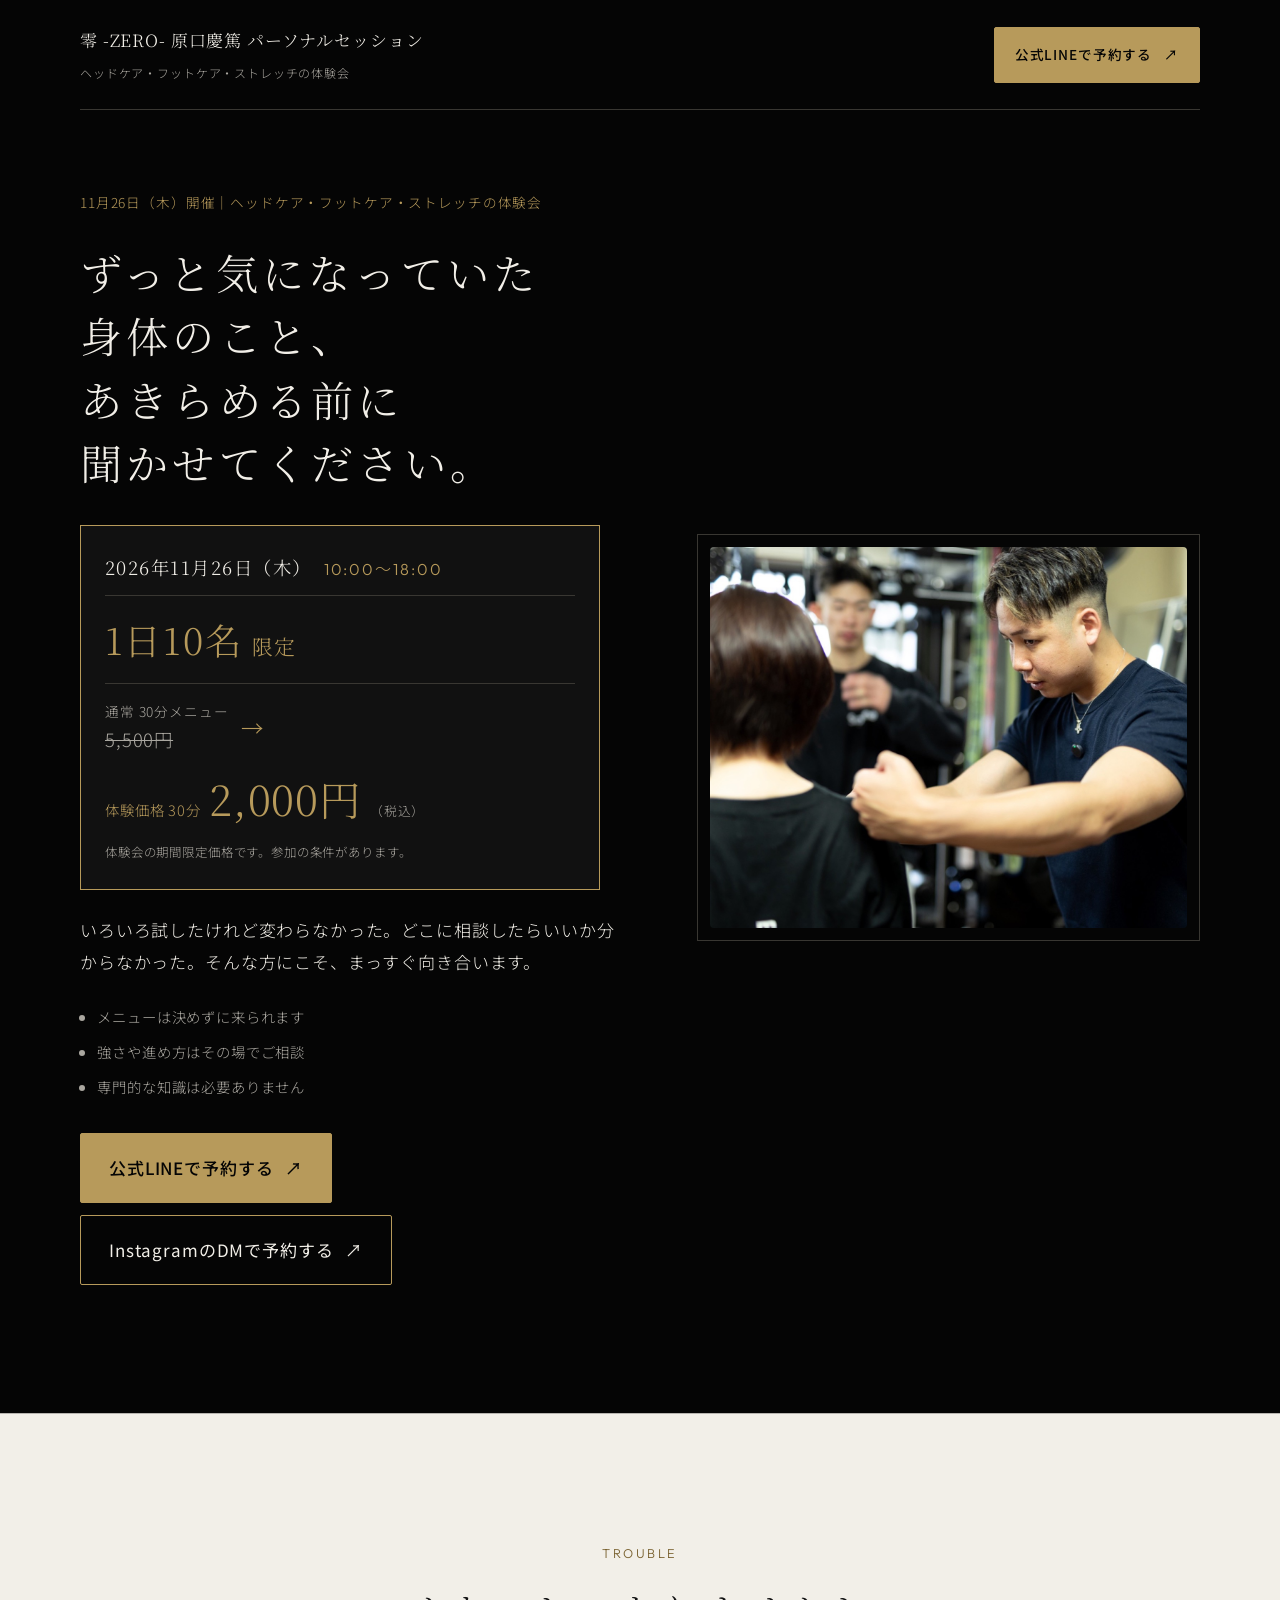
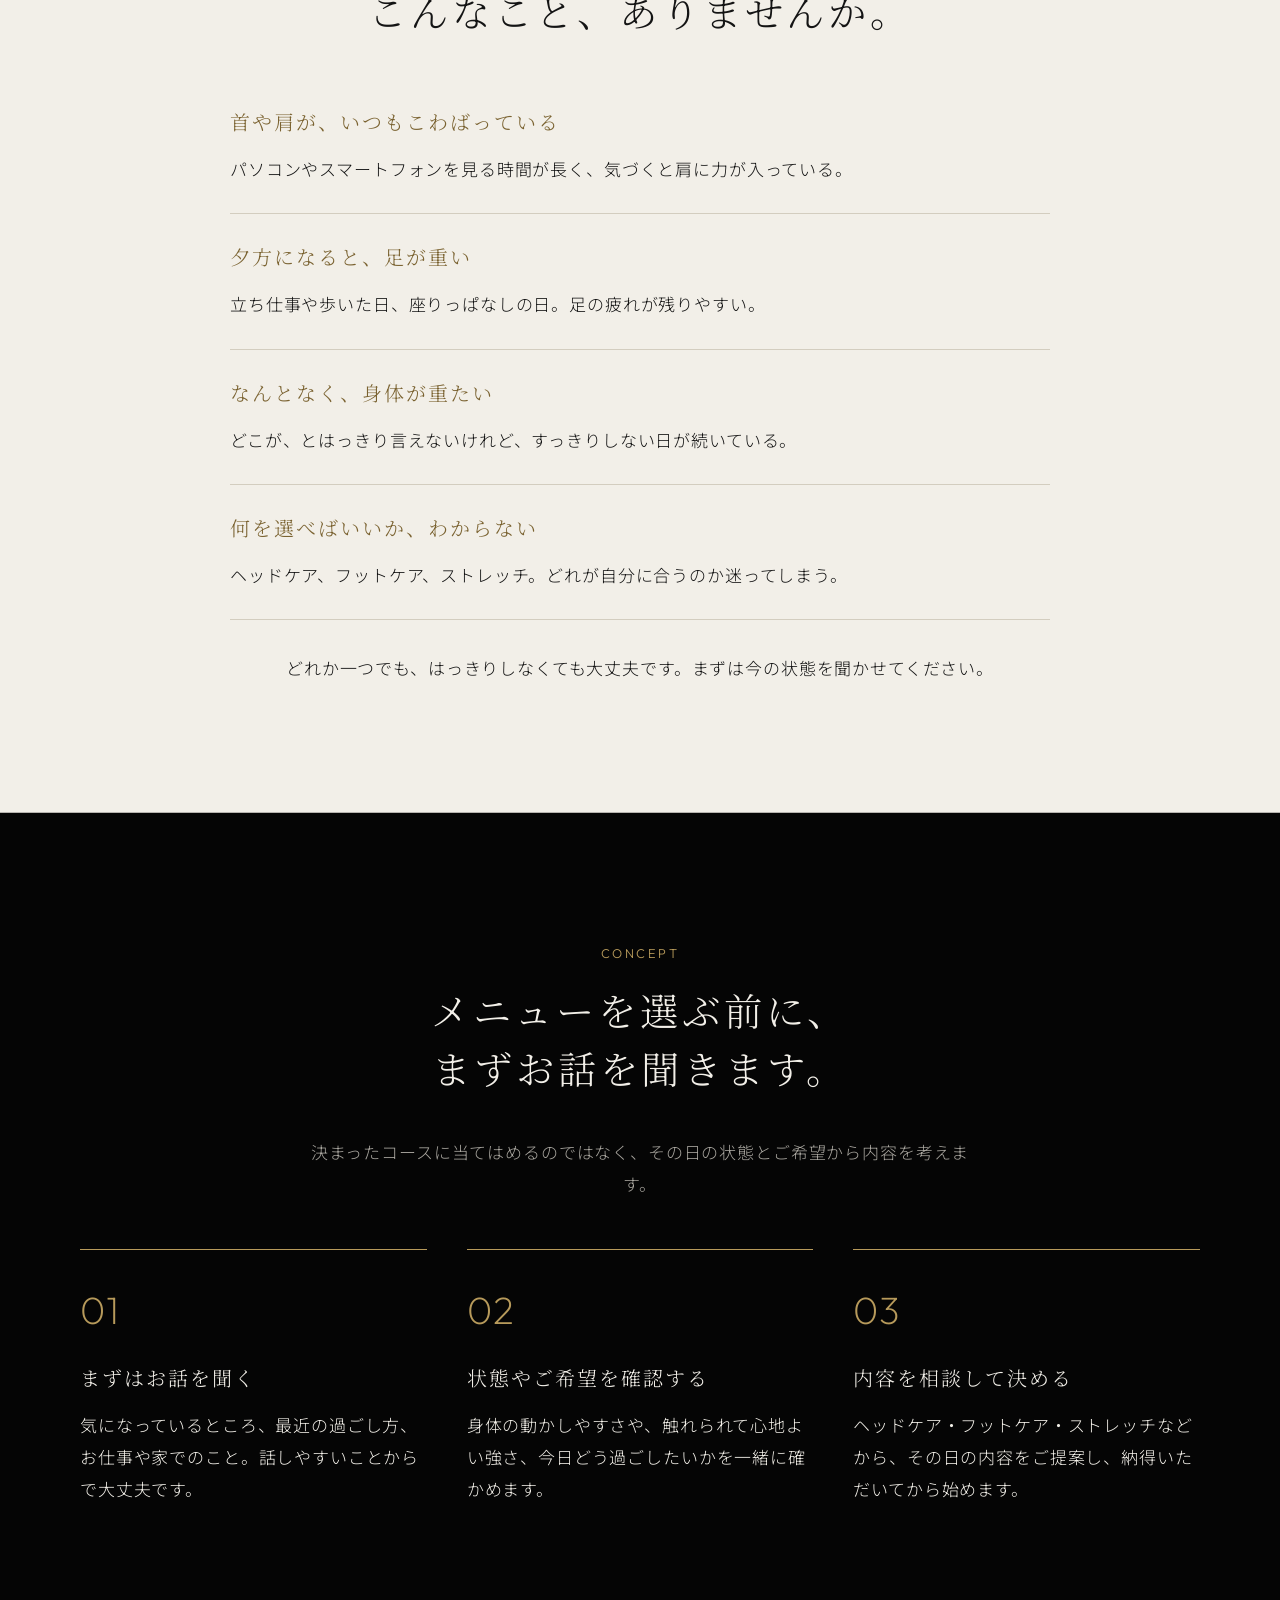
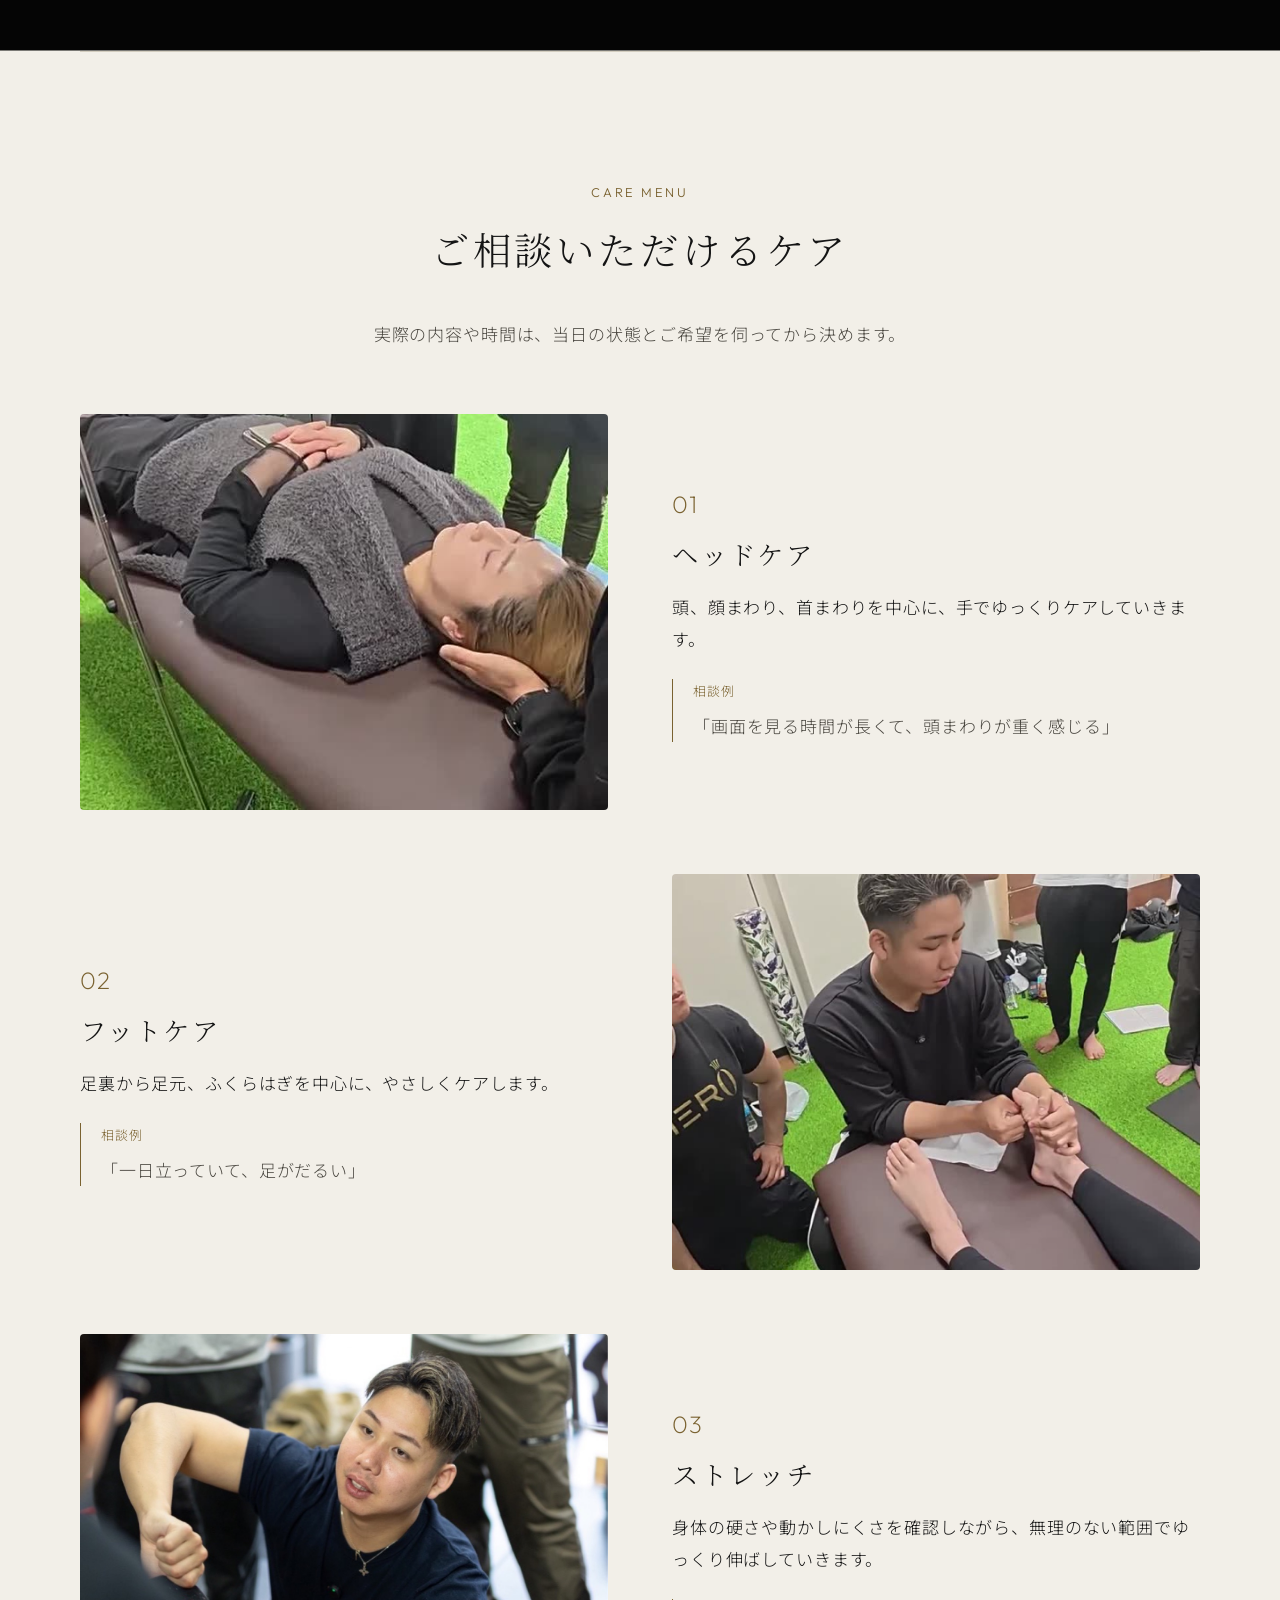
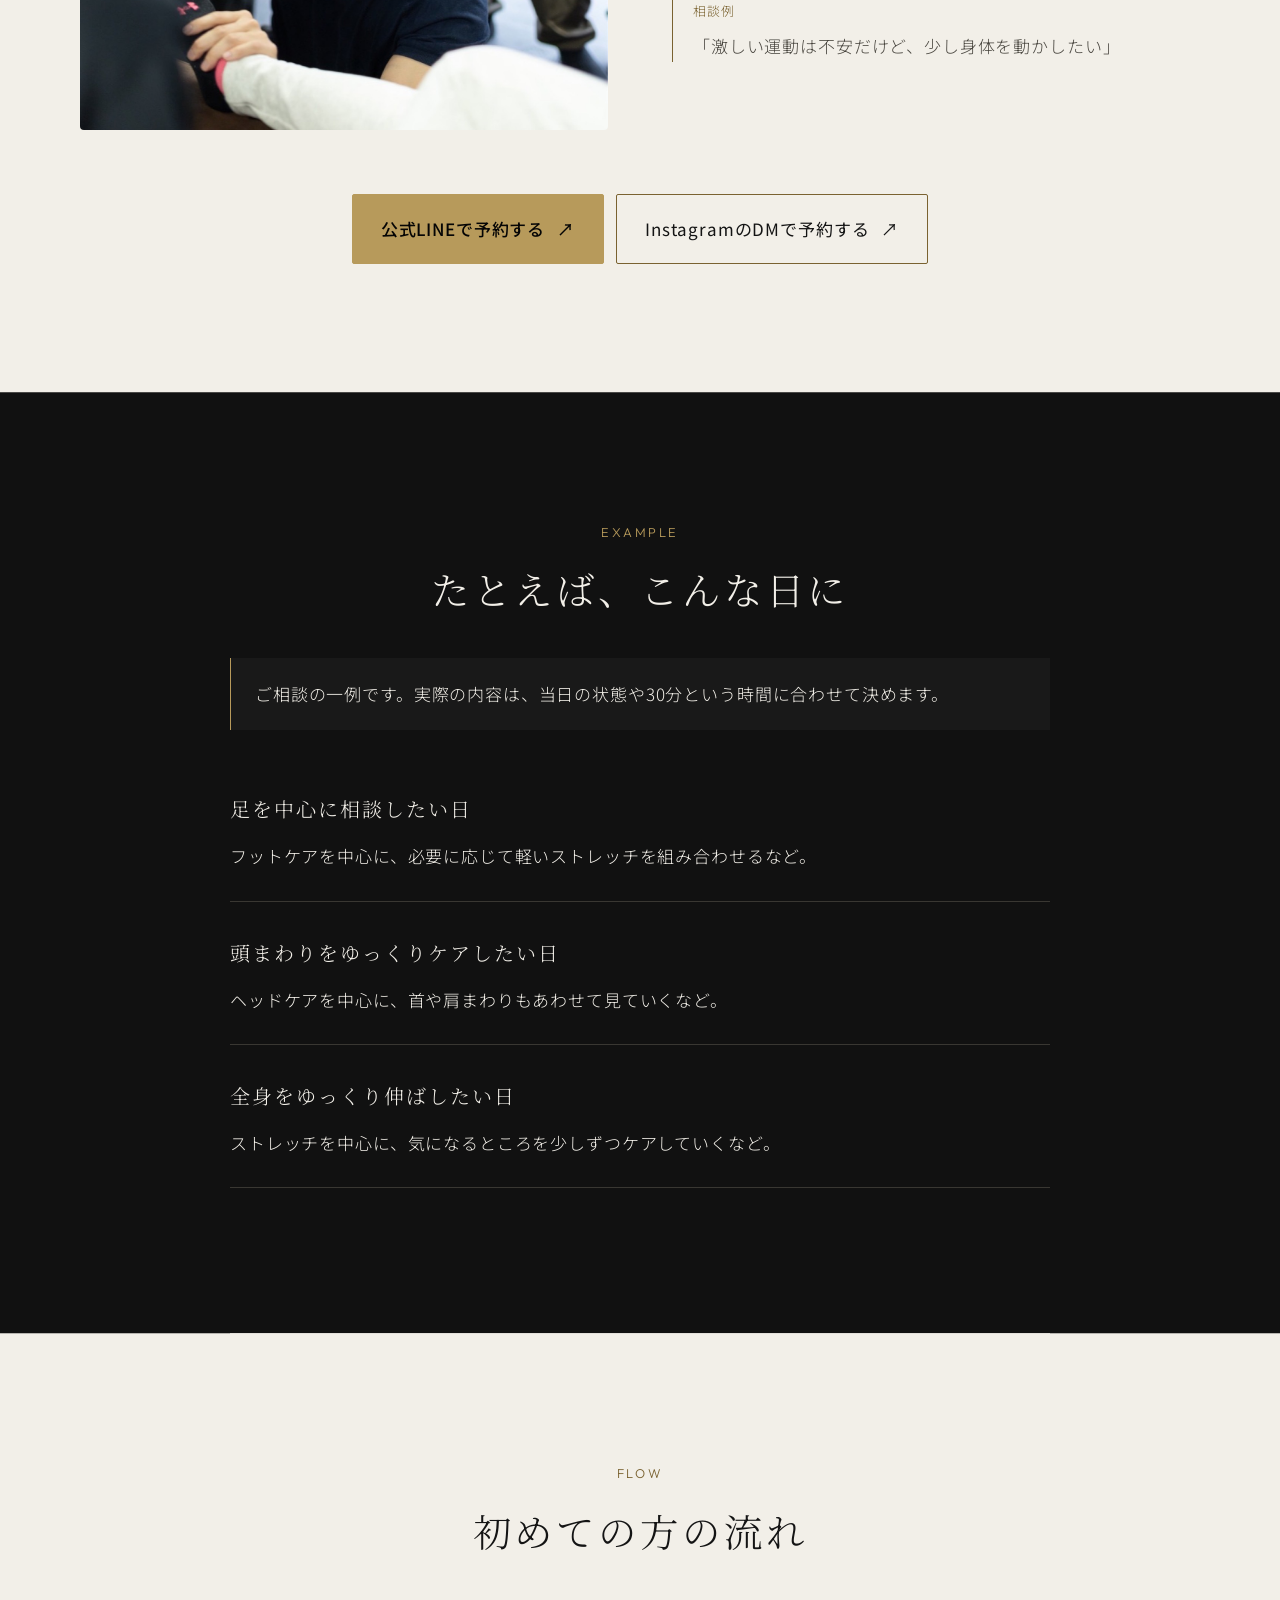
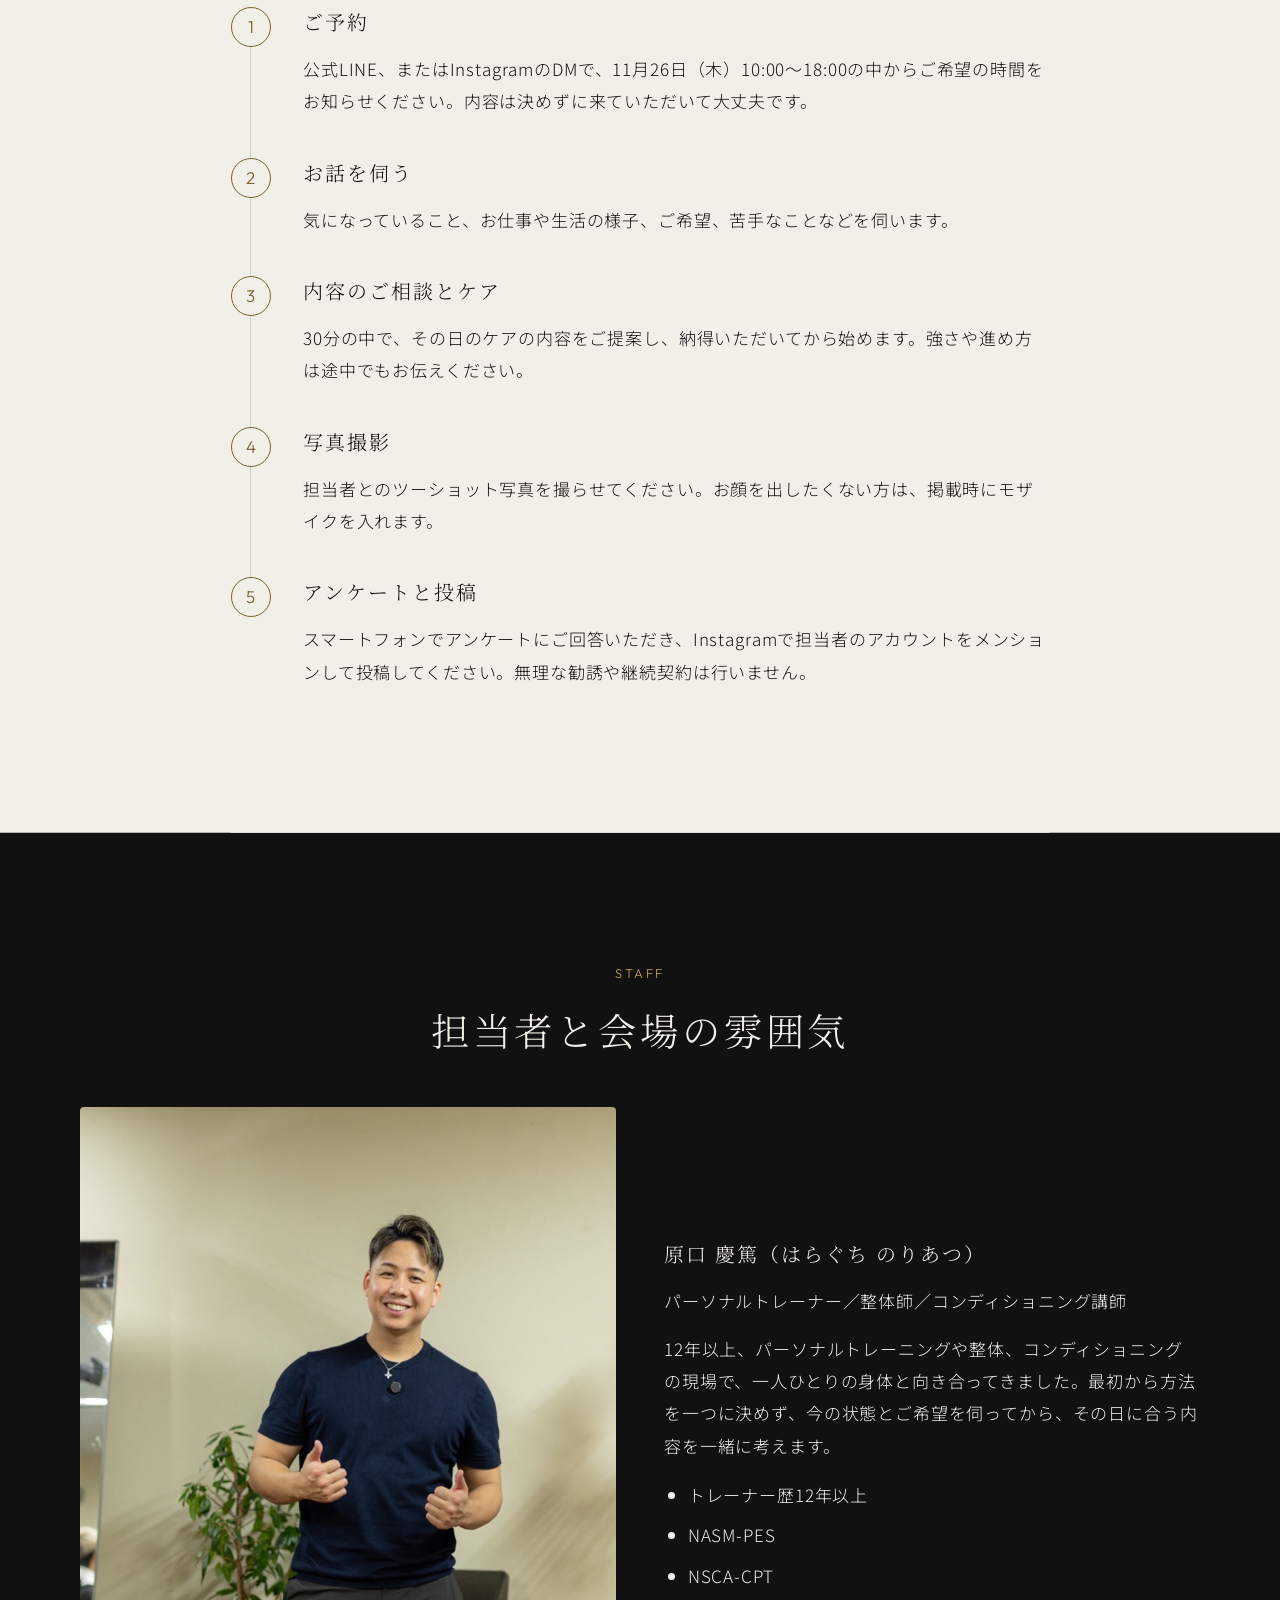
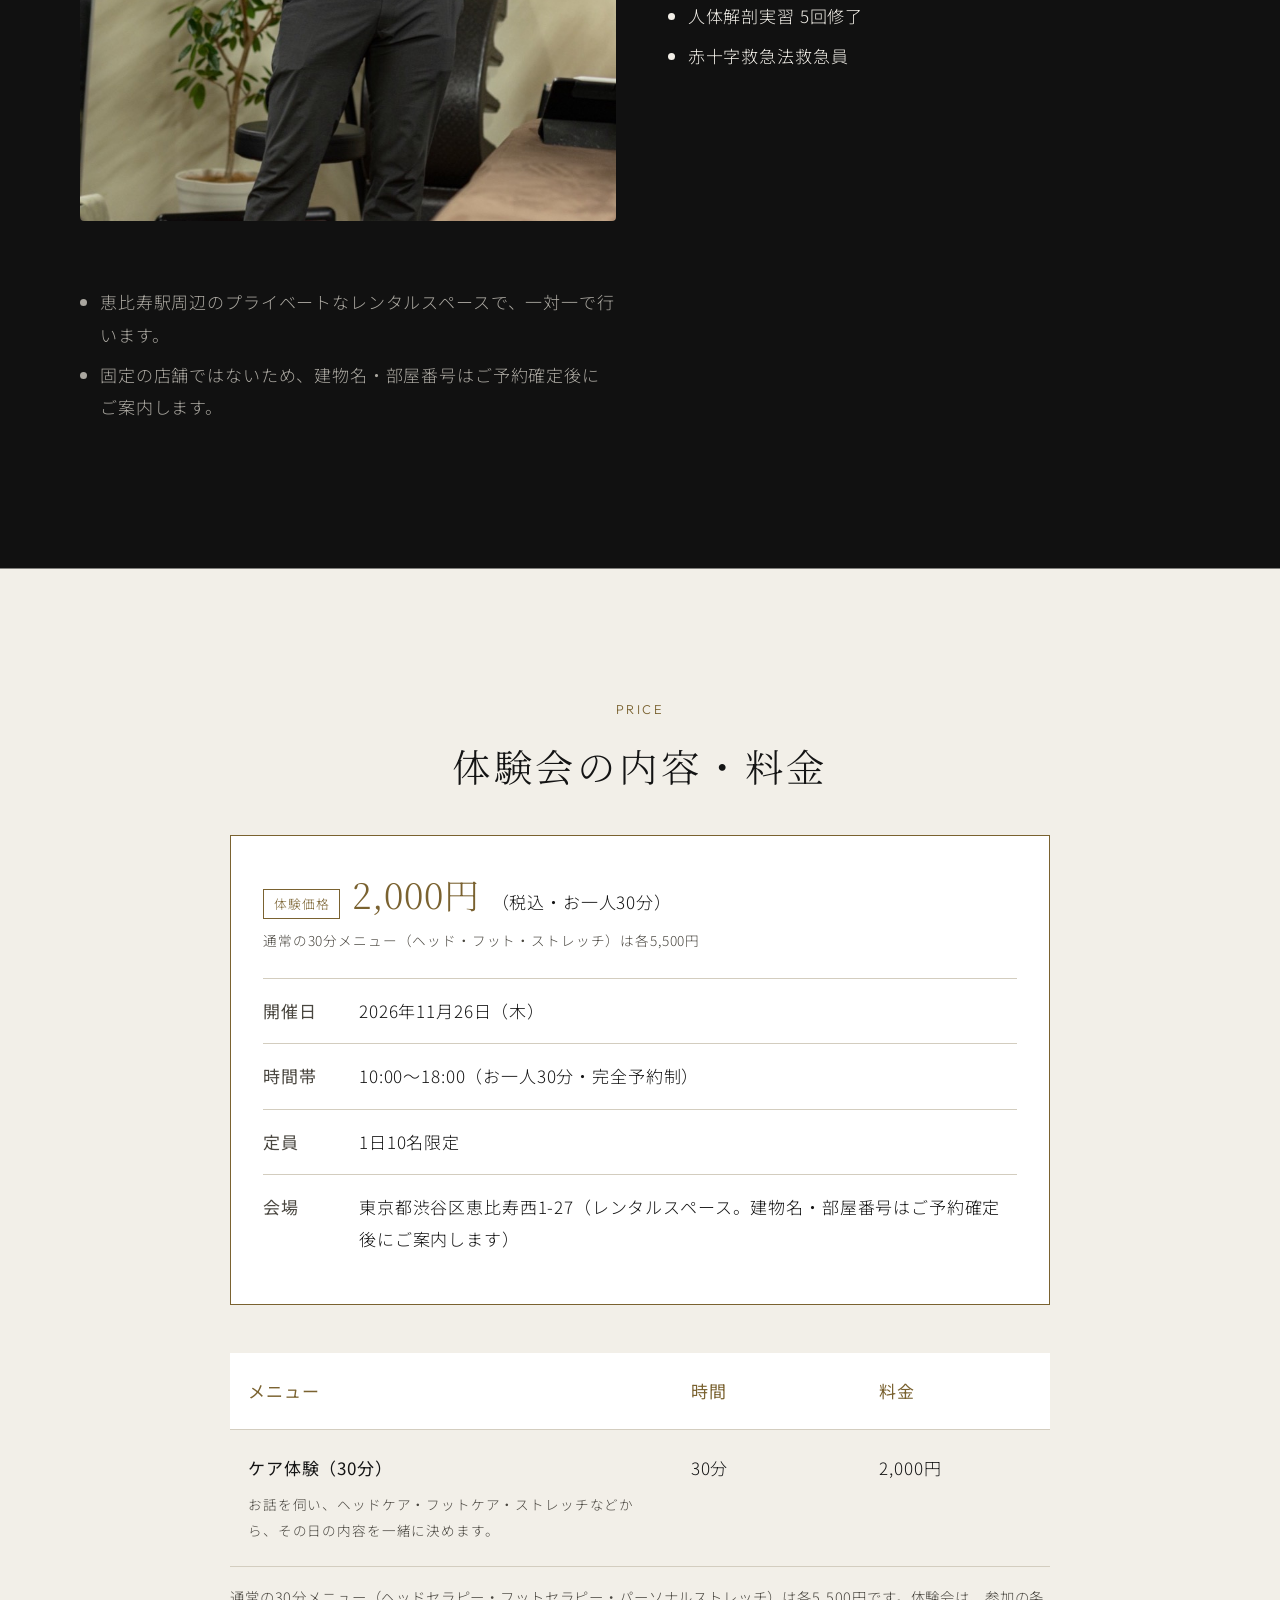
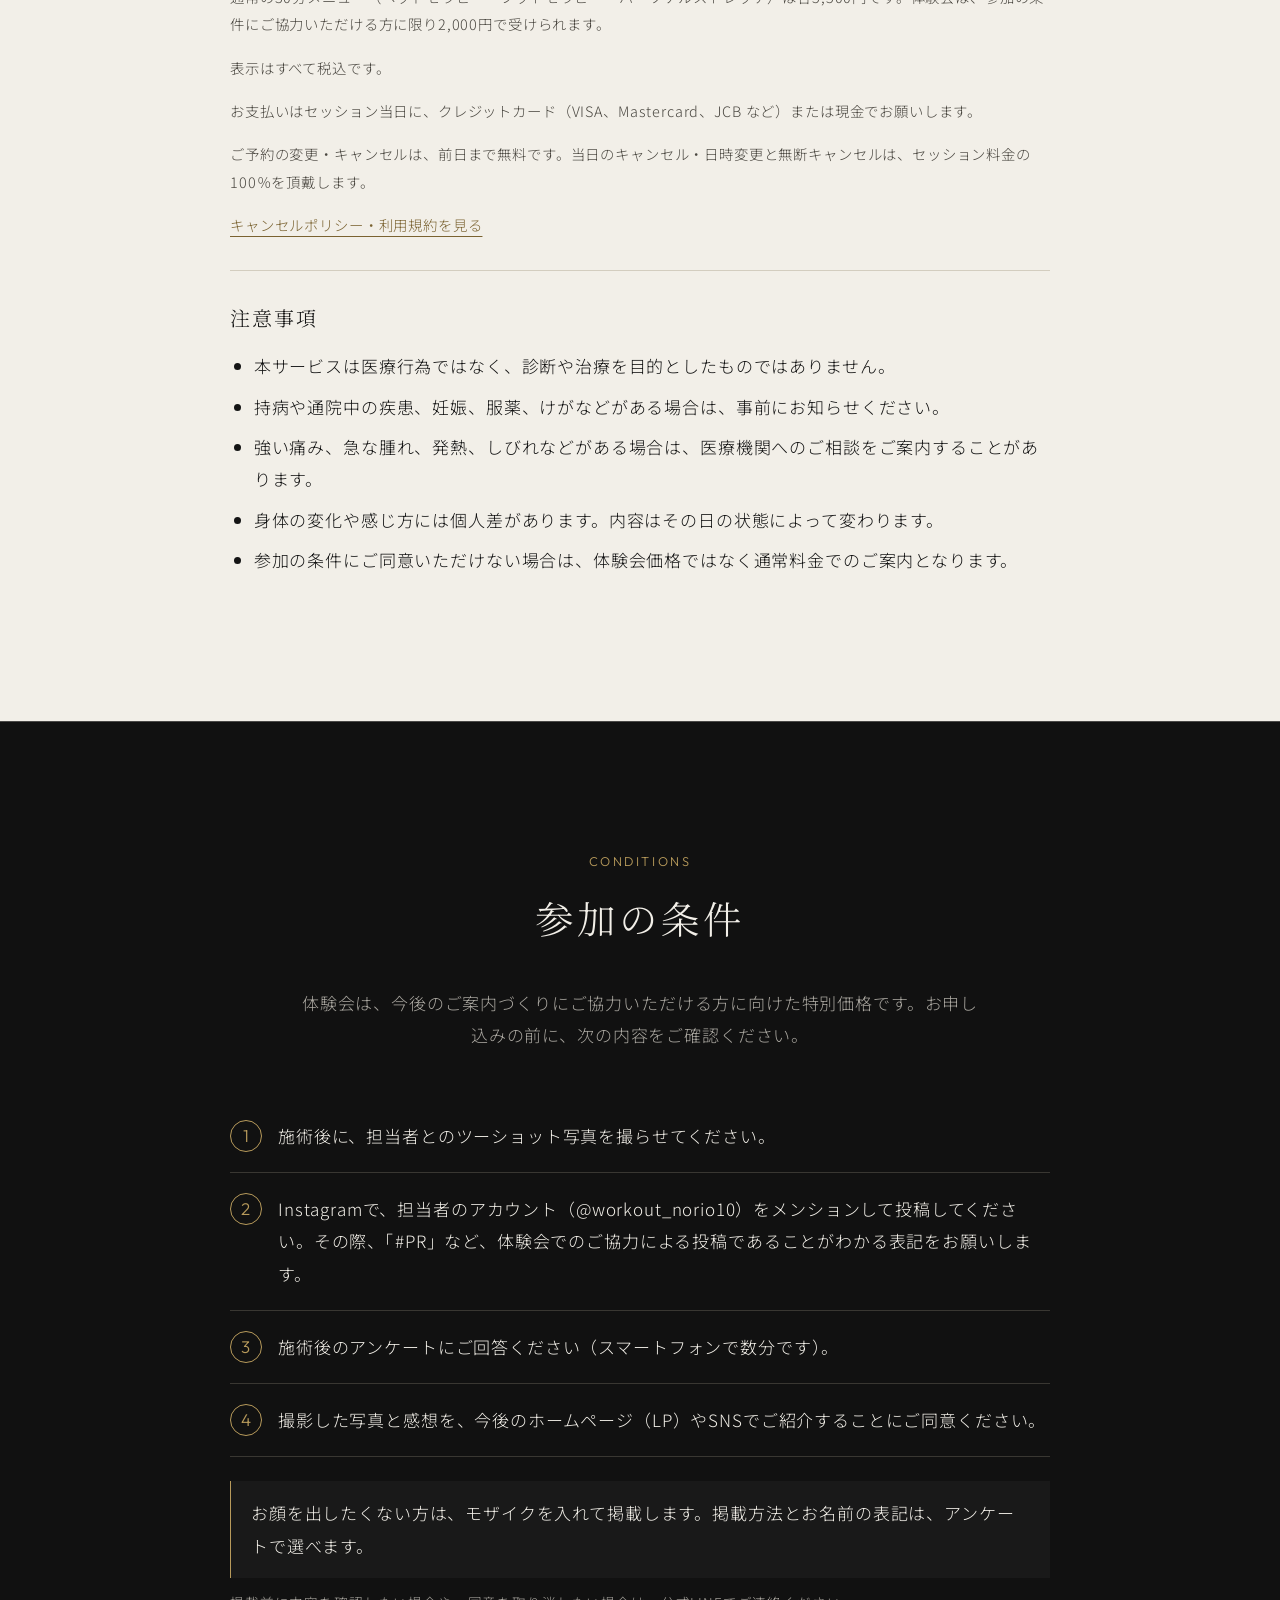
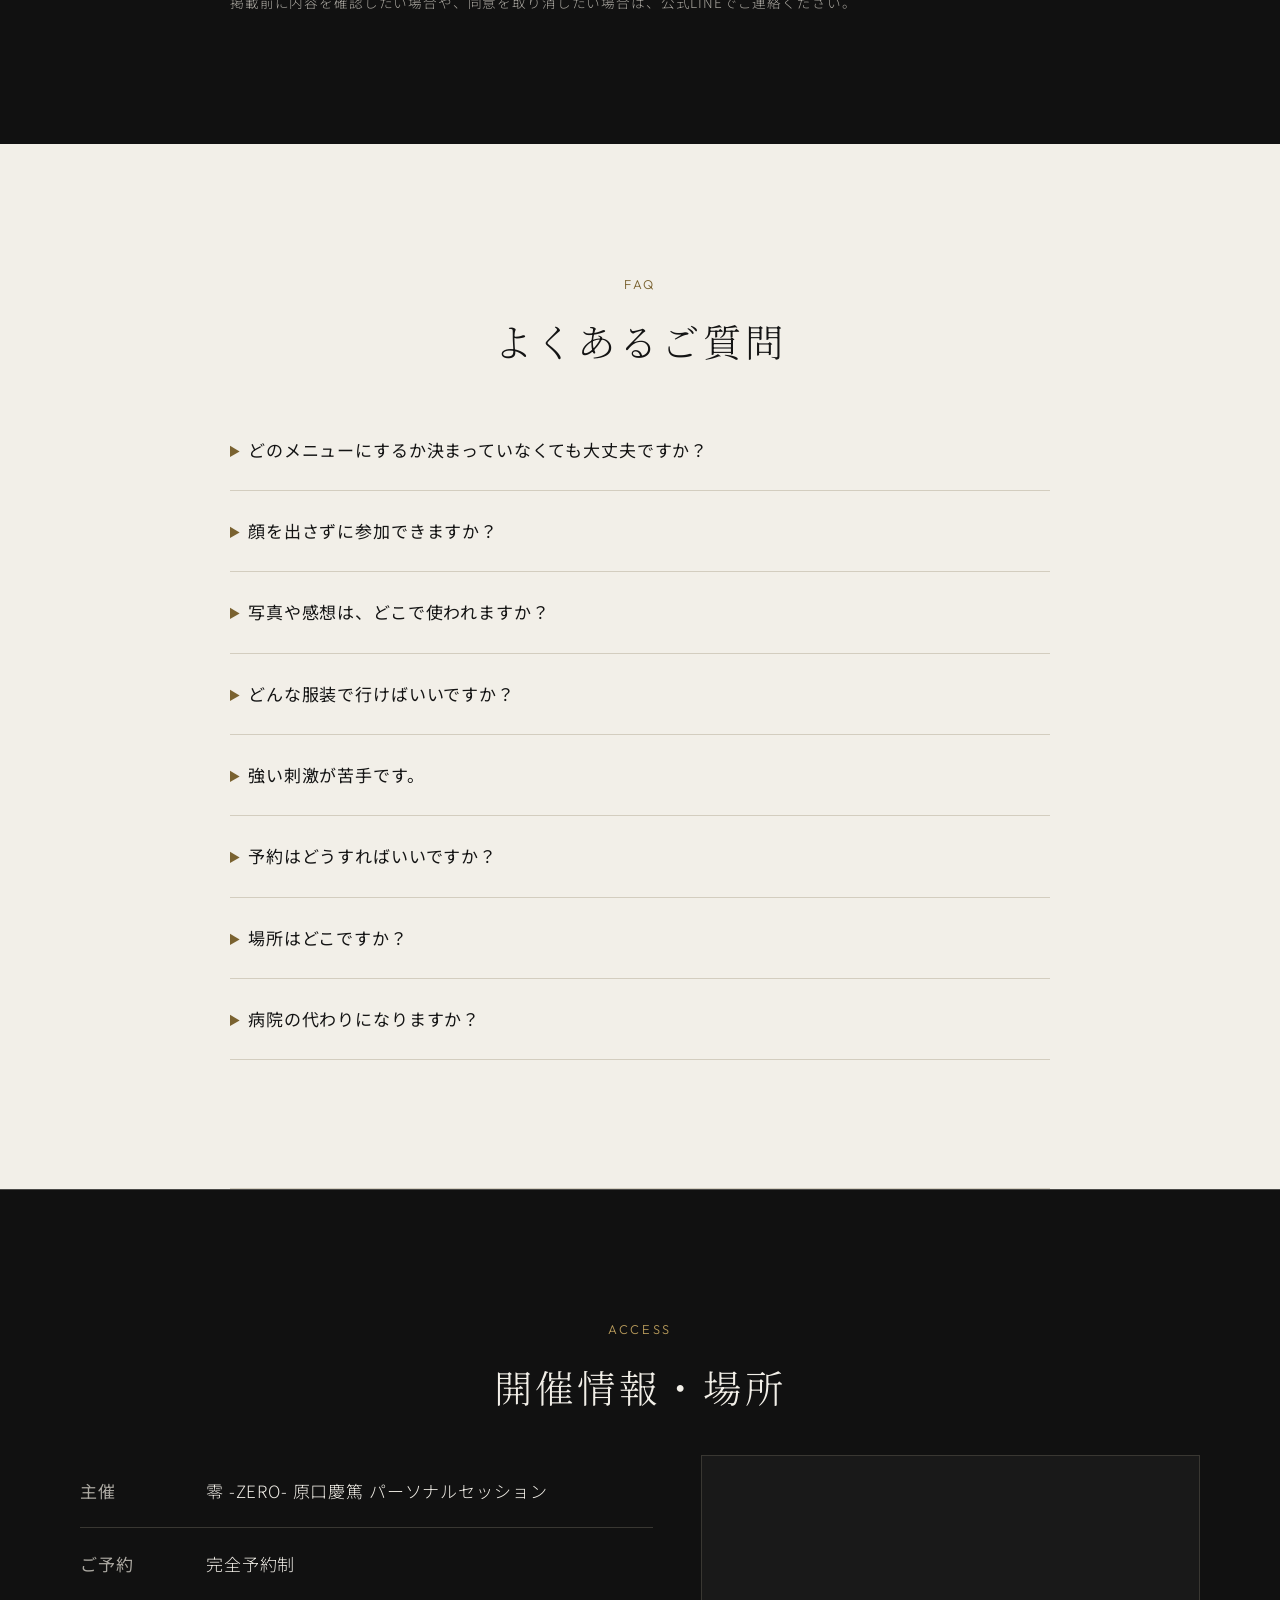
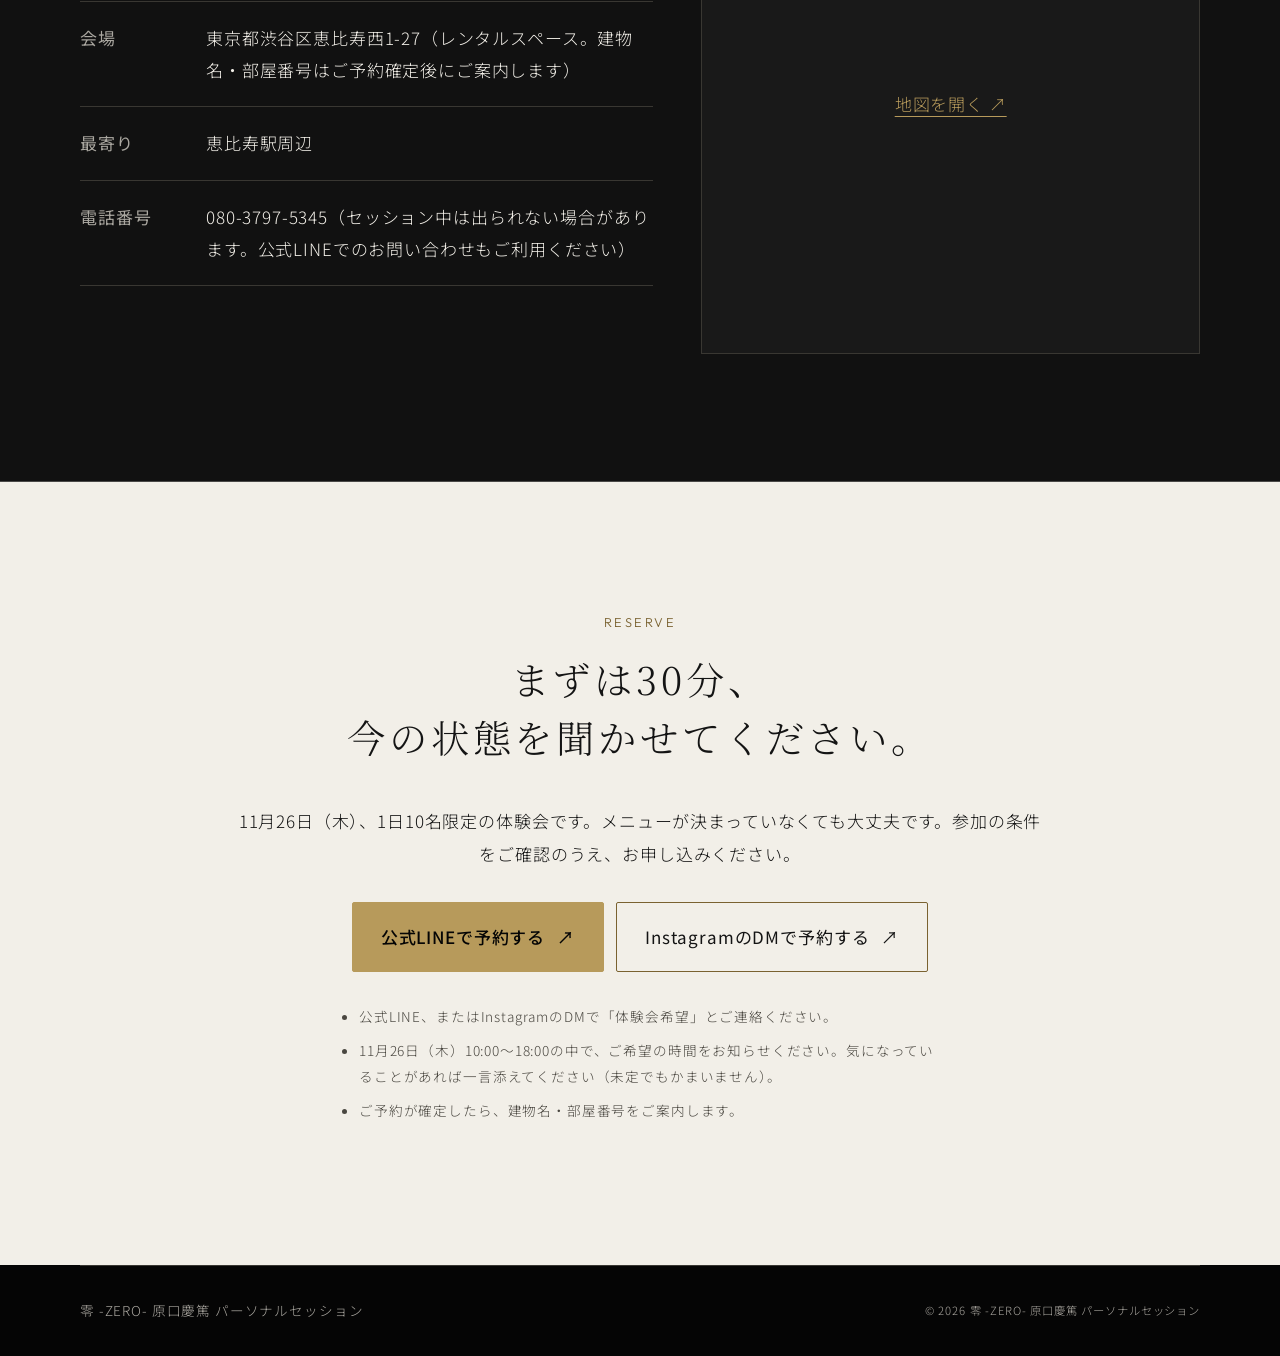
<file: care/index.html>
<!doctype html>
<html lang="ja">
<head>
<meta charset="utf-8"><meta name="viewport" content="width=device-width, initial-scale=1">
<meta name="theme-color" content="#050505">
<title>11/26（木）1日10名限定 ケア体験会（30分2,000円）｜恵比寿｜ヘッドケア・フットケア・ストレッチ｜零 -ZERO- 原口慶篤 パーソナルセッション</title><meta name="description" content="首や肩のこわばり、足の疲れ、身体の重さが気になる方へ。2026年11月26日（木）10:00〜18:00、恵比寿で1日10名限定のケア体験会を行います。お一人30分・2,000円。お悩みやご希望を伺い、ヘッドケア・フットケア・ストレッチなどから内容を一緒に考えます。">
<meta property="og:type" content="website"><meta property="og:locale" content="ja_JP"><meta property="og:title" content="11/26（木）1日10名限定 ケア体験会（30分2,000円）｜恵比寿｜ヘッドケア・フットケア・ストレッチ｜零 -ZERO- 原口慶篤 パーソナルセッション"><meta property="og:description" content="首や肩のこわばり、足の疲れ、身体の重さが気になる方へ。2026年11月26日（木）10:00〜18:00、恵比寿で1日10名限定のケア体験会を行います。お一人30分・2,000円。お悩みやご希望を伺い、ヘッドケア・フットケア・ストレッチなどから内容を一緒に考えます。"><link rel="canonical" href="https://noriatsu3377-hue.github.io/Fee/care/"><meta property="og:url" content="https://noriatsu3377-hue.github.io/Fee/care/"><meta property="og:site_name" content="零 -ZERO- 原口慶篤 パーソナルセッション">
<link rel="preconnect" href="https://fonts.googleapis.com"><link rel="preconnect" href="https://fonts.gstatic.com" crossorigin>
<link href="https://fonts.googleapis.com/css2?family=Noto+Sans+JP:wght@300;400&family=Noto+Serif+JP:wght@300&family=Outfit:wght@200;300;400&display=swap" rel="stylesheet">
<link rel="stylesheet" href="assets/style.css"><script src="assets/main.js" defer></script>
</head>
<body class="has-booking">
<a class="skip-link" href="#main">本文へスキップ</a>
<header class="header wrap"><div class="brand"><div>零 -ZERO- 原口慶篤 パーソナルセッション<p>ヘッドケア・フットケア・ストレッチの体験会</p></div></div><a class="btn btn-sm" href="https://lin.ee/N27gGW2" rel="noopener">公式LINEで予約する<span class="sr-only">（公式LINEが開きます）</span><span aria-hidden="true"> ↗</span></a></header>
<main id="main">
<section class="hero wrap" aria-labelledby="hero-title"><div><p class="eyebrow">11月26日（木）開催｜ヘッドケア・フットケア・ストレッチの体験会</p><h1 id="hero-title">ずっと気になっていた<br>身体のこと、<br>あきらめる前に<br>聞かせてください。</h1><div class="hero-offer" role="group" aria-label="体験会の限定価格"><p class="offer-date">2026年11月26日（木）<span>10:00〜18:00</span></p><p class="offer-limit"><span class="offer-limit-big">1日10名</span>限定</p><div class="offer-price"><p class="offer-normal"><span>通常 30分メニュー</span><s>5,500円</s></p><span class="offer-arrow" aria-hidden="true">→</span><p class="offer-now"><span>体験価格 30分</span><strong>2,000円</strong><small>（税込）</small></p></div><p class="offer-note">体験会の期間限定価格です。参加の条件があります。</p></div><p class="lead">いろいろ試したけれど変わらなかった。どこに相談したらいいか分からなかった。そんな方にこそ、まっすぐ向き合います。</p><div class="hero-points"><ul><li>メニューは決めずに来られます</li><li>強さや進め方はその場でご相談</li><li>専門的な知識は必要ありません</li></ul></div><div class="cta-group"><a class="btn" href="https://lin.ee/N27gGW2" rel="noopener">公式LINEで予約する<span class="sr-only">（公式LINEが開きます）</span><span aria-hidden="true"> ↗</span></a><a class="btn btn-outline" href="https://ig.me/m/workout_norio10" rel="noopener">InstagramのDMで予約する<span class="sr-only">（Instagramが開きます）</span><span aria-hidden="true"> ↗</span></a></div></div><div class="hero-visual"><img class="photo" src="assets/img/hero.jpg" alt="担当者がお客様の肩まわりを確認している様子" style="--focus:60% 30%;--focus-m:60% 30%;--ratio:5/4" loading="eager" fetchpriority="high" width="1600" height="1067"></div></section>
<section class="section soft" aria-labelledby="empathy-title"><div class="wrap narrow"><span class="section-eyebrow" aria-hidden="true">TROUBLE</span><h2 id="empathy-title">こんなこと、ありませんか。</h2><ul class="empathy"><li><h3>首や肩が、いつもこわばっている</h3><p>パソコンやスマートフォンを見る時間が長く、気づくと肩に力が入っている。</p></li><li><h3>夕方になると、足が重い</h3><p>立ち仕事や歩いた日、座りっぱなしの日。足の疲れが残りやすい。</p></li><li><h3>なんとなく、身体が重たい</h3><p>どこが、とはっきり言えないけれど、すっきりしない日が続いている。</p></li><li><h3>何を選べばいいか、わからない</h3><p>ヘッドケア、フットケア、ストレッチ。どれが自分に合うのか迷ってしまう。</p></li></ul><p class="closing">どれか一つでも、はっきりしなくても大丈夫です。まずは今の状態を聞かせてください。</p></div></section>
<section class="section wrap" aria-labelledby="concept-title"><span class="section-eyebrow" aria-hidden="true">CONCEPT</span><h2 id="concept-title">メニューを選ぶ前に、<br>まずお話を聞きます。</h2><p class="section-lead">決まったコースに当てはめるのではなく、その日の状態とご希望から内容を考えます。</p><ol class="concept"><li><h3>まずはお話を聞く</h3><p>気になっているところ、最近の過ごし方、お仕事や家でのこと。話しやすいことからで大丈夫です。</p></li><li><h3>状態やご希望を確認する</h3><p>身体の動かしやすさや、触れられて心地よい強さ、今日どう過ごしたいかを一緒に確かめます。</p></li><li><h3>内容を相談して決める</h3><p>ヘッドケア・フットケア・ストレッチなどから、その日の内容をご提案し、納得いただいてから始めます。</p></li></ol></section>
<section class="section wrap care" aria-labelledby="care-title"><span class="section-eyebrow" aria-hidden="true">CARE MENU</span><h2 id="care-title">ご相談いただけるケア</h2><p class="section-lead">実際の内容や時間は、当日の状態とご希望を伺ってから決めます。</p><article class="care-row"><div><img class="photo" src="assets/img/head.jpg" alt="あおむけの姿勢で、首まわりを手でケアしている様子" style="--focus:60% 50%;--focus-m:60% 50%" loading="lazy" width="592" height="444"></div><div class="care-text"><span class="index" aria-hidden="true">01</span><h3>ヘッドケア</h3><p>頭、顔まわり、首まわりを中心に、手でゆっくりケアしていきます。</p><p class="example"><span>相談例</span>「画面を見る時間が長くて、頭まわりが重く感じる」</p></div></article><article class="care-row"><div><img class="photo" src="assets/img/foot.jpg" alt="足元をケアしている様子" style="--focus:50% 12%;--focus-m:50% 10%" loading="lazy" width="1200" height="1200"></div><div class="care-text"><span class="index" aria-hidden="true">02</span><h3>フットケア</h3><p>足裏から足元、ふくらはぎを中心に、やさしくケアします。</p><p class="example"><span>相談例</span>「一日立っていて、足がだるい」</p></div></article><article class="care-row"><div><img class="photo" src="assets/img/stretch.jpg" alt="担当者がお客様の腕をストレッチしている様子" style="--focus:38% 30%;--focus-m:38% 28%" loading="lazy" width="1400" height="1303"></div><div class="care-text"><span class="index" aria-hidden="true">03</span><h3>ストレッチ</h3><p>身体の硬さや動かしにくさを確認しながら、無理のない範囲でゆっくり伸ばしていきます。</p><p class="example"><span>相談例</span>「激しい運動は不安だけど、少し身体を動かしたい」</p></div></article><div class="mid-cta"><div class="cta-group"><a class="btn" href="https://lin.ee/N27gGW2" rel="noopener">公式LINEで予約する<span class="sr-only">（公式LINEが開きます）</span><span aria-hidden="true"> ↗</span></a><a class="btn btn-outline" href="https://ig.me/m/workout_norio10" rel="noopener">InstagramのDMで予約する<span class="sr-only">（Instagramが開きます）</span><span aria-hidden="true"> ↗</span></a></div></div></section>
<section class="section combo-band" aria-labelledby="combo-title"><div class="wrap narrow"><span class="section-eyebrow" aria-hidden="true">EXAMPLE</span><h2 id="combo-title">たとえば、こんな日に</h2><p class="disclaimer">ご相談の一例です。実際の内容は、当日の状態や30分という時間に合わせて決めます。</p><ul class="combos"><li><h3>足を中心に相談したい日</h3><p>フットケアを中心に、必要に応じて軽いストレッチを組み合わせるなど。</p></li><li><h3>頭まわりをゆっくりケアしたい日</h3><p>ヘッドケアを中心に、首や肩まわりもあわせて見ていくなど。</p></li><li><h3>全身をゆっくり伸ばしたい日</h3><p>ストレッチを中心に、気になるところを少しずつケアしていくなど。</p></li></ul></div></section>
<section class="section wrap narrow" aria-labelledby="flow-title"><span class="section-eyebrow" aria-hidden="true">FLOW</span><h2 id="flow-title">初めての方の流れ</h2><ol class="timeline"><li><h3>ご予約</h3><p>公式LINE、またはInstagramのDMで、11月26日（木）10:00〜18:00の中からご希望の時間をお知らせください。内容は決めずに来ていただいて大丈夫です。</p></li><li><h3>お話を伺う</h3><p>気になっていること、お仕事や生活の様子、ご希望、苦手なことなどを伺います。</p></li><li><h3>内容のご相談とケア</h3><p>30分の中で、その日のケアの内容をご提案し、納得いただいてから始めます。強さや進め方は途中でもお伝えください。</p></li><li><h3>写真撮影</h3><p>担当者とのツーショット写真を撮らせてください。お顔を出したくない方は、掲載時にモザイクを入れます。</p></li><li><h3>アンケートと投稿</h3><p>スマートフォンでアンケートにご回答いただき、Instagramで担当者のアカウントをメンションして投稿してください。無理な勧誘や継続契約は行いません。</p></li></ol></section>
<section class="section soft" aria-labelledby="staff-title"><div class="wrap"><span class="section-eyebrow" aria-hidden="true">STAFF</span><h2 id="staff-title">担当者と会場の雰囲気</h2><article class="staff-row"><div><img class="photo" src="assets/img/staff.jpg" alt="担当の原口慶篤" style="--focus:50% 10%;--focus-m:50% 10%;--ratio:3/4" loading="lazy" width="800" height="1200"></div><div><h3>原口 慶篤（はらぐち のりあつ）</h3><p>パーソナルトレーナー／整体師／コンディショニング講師</p><p>12年以上、パーソナルトレーニングや整体、コンディショニングの現場で、一人ひとりの身体と向き合ってきました。最初から方法を一つに決めず、今の状態とご希望を伺ってから、その日に合う内容を一緒に考えます。</p><ul><li>トレーナー歴12年以上</li><li>NASM-PES</li><li>NSCA-CPT</li><li>人体解剖実習 5回修了</li><li>赤十字救急法救急員</li></ul></div></article><div class="room-row"><ul class="atmosphere"><li>恵比寿駅周辺のプライベートなレンタルスペースで、一対一で行います。</li><li>固定の店舗ではないため、建物名・部屋番号はご予約確定後にご案内します。</li></ul></div></div></section>
<section class="section wrap narrow" aria-labelledby="menu-title"><span class="section-eyebrow" aria-hidden="true">PRICE</span><h2 id="menu-title">体験会の内容・料金</h2><div class="event-card"><p class="event-price"><span class="event-label">体験価格</span><strong>2,000円</strong><span>（税込・お一人30分）</span></p><p class="event-normal">通常の30分メニュー（ヘッド・フット・ストレッチ）は各5,500円</p><dl class="event-dl"><div><dt>開催日</dt><dd>2026年11月26日（木）</dd></div><div><dt>時間帯</dt><dd>10:00〜18:00（お一人30分・完全予約制）</dd></div><div><dt>定員</dt><dd>1日10名限定</dd></div><div><dt>会場</dt><dd>東京都渋谷区恵比寿西1-27（レンタルスペース。建物名・部屋番号はご予約確定後にご案内します）</dd></div></dl></div><table class="menu-table"><thead><tr><th scope="col">メニュー</th><th scope="col">時間</th><th scope="col">料金</th></tr></thead><tbody><tr><th scope="row">ケア体験（30分）<span class="menu-desc">お話を伺い、ヘッドケア・フットケア・ストレッチなどから、その日の内容を一緒に決めます。</span></th><td data-label="時間">30分</td><td data-label="料金">2,000円</td></tr></tbody></table><p class="menu-note">通常の30分メニュー（ヘッドセラピー・フットセラピー・パーソナルストレッチ）は各5,500円です。体験会は、参加の条件にご協力いただける方に限り2,000円で受けられます。</p><p class="menu-note">表示はすべて税込です。</p><p class="menu-note">お支払いはセッション当日に、クレジットカード（VISA、Mastercard、JCB など）または現金でお願いします。</p><p class="menu-note">ご予約の変更・キャンセルは、前日まで無料です。当日のキャンセル・日時変更と無断キャンセルは、セッション料金の100％を頂戴します。</p><p class="menu-note"><a href="https://noriatsu3377-hue.github.io/Fee/legal.html#cancel" rel="noopener">キャンセルポリシー・利用規約を見る</a></p><aside class="notices"><h3>注意事項</h3><ul><li>本サービスは医療行為ではなく、診断や治療を目的としたものではありません。</li><li>持病や通院中の疾患、妊娠、服薬、けがなどがある場合は、事前にお知らせください。</li><li>強い痛み、急な腫れ、発熱、しびれなどがある場合は、医療機関へのご相談をご案内することがあります。</li><li>身体の変化や感じ方には個人差があります。内容はその日の状態によって変わります。</li><li>参加の条件にご同意いただけない場合は、体験会価格ではなく通常料金でのご案内となります。</li></ul></aside></section>
<section class="section conditions" aria-labelledby="cond-title"><div class="wrap narrow"><span class="section-eyebrow" aria-hidden="true">CONDITIONS</span><h2 id="cond-title">参加の条件</h2><p class="section-lead">体験会は、今後のご案内づくりにご協力いただける方に向けた特別価格です。お申し込みの前に、次の内容をご確認ください。</p><ol class="cond-list"><li>施術後に、担当者とのツーショット写真を撮らせてください。</li><li>Instagramで、担当者のアカウント（@workout_norio10）をメンションして投稿してください。その際、「#PR」など、体験会でのご協力による投稿であることがわかる表記をお願いします。</li><li>施術後のアンケートにご回答ください（スマートフォンで数分です）。</li><li>撮影した写真と感想を、今後のホームページ（LP）やSNSでご紹介することにご同意ください。</li></ol><p class="cond-note">お顔を出したくない方は、モザイクを入れて掲載します。掲載方法とお名前の表記は、アンケートで選べます。</p><p class="cond-note small">掲載前に内容を確認したい場合や、同意を取り消したい場合は、公式LINEでご連絡ください。</p></div></section>
<section class="section wrap narrow faq" aria-labelledby="faq-title"><span class="section-eyebrow" aria-hidden="true">FAQ</span><h2 id="faq-title">よくあるご質問</h2><details><summary>どのメニューにするか決まっていなくても大丈夫ですか？</summary><p>はい、大丈夫です。お話を伺ってから、その日の内容を一緒に決めます。</p></details><details><summary>顔を出さずに参加できますか？</summary><p>はい。写真の撮影にはご協力いただきますが、掲載時にお顔へモザイクを入れることができます。掲載方法とお名前の表記は、アンケートで選べます。</p></details><details><summary>写真や感想は、どこで使われますか？</summary><p>今後のホームページ（LP）やSNSで、施術の様子やお客様の声としてご紹介します。掲載前に確認したい場合や、同意を取り消したい場合は、公式LINEでご連絡ください。</p></details><details><summary>どんな服装で行けばいいですか？</summary><p>Tシャツやジャージなど、動きやすい服装でお越しいただくか、お持ちください。ジーンズなど硬い素材の服は避けていただくと安心です。お着替えのスペースはご用意しています。</p></details><details><summary>強い刺激が苦手です。</summary><p>強さはご希望に合わせて調整します。途中でも、遠慮なくお声がけください。</p></details><details><summary>予約はどうすればいいですか？</summary><p>公式LINE、またはInstagramのDMで受け付けています。「体験会希望」とご希望の時間をお送りください。1日10名限定のため、枠が埋まりしだい締め切ります。</p></details><details><summary>場所はどこですか？</summary><p>東京都渋谷区恵比寿西1-27のレンタルスペースです（恵比寿駅周辺）。建物名・部屋番号は、ご予約が確定しましたらご案内します。</p></details><details><summary>病院の代わりになりますか？</summary><p>当店は医療機関ではなく、診断や治療は行いません。痛みが強い、通院中などの場合は、医師にご相談ください。</p></details></section>
<section class="section soft" aria-labelledby="access-title"><div class="wrap"><span class="section-eyebrow" aria-hidden="true">ACCESS</span><h2 id="access-title">開催情報・場所</h2><div class="access"><dl><div><dt>主催</dt><dd>零 -ZERO- 原口慶篤 パーソナルセッション</dd></div><div><dt>ご予約</dt><dd>完全予約制</dd></div><div><dt>会場</dt><dd>東京都渋谷区恵比寿西1-27（レンタルスペース。建物名・部屋番号はご予約確定後にご案内します）</dd></div><div><dt>最寄り</dt><dd>恵比寿駅周辺</dd></div><div><dt>電話番号</dt><dd>080-3797-5345（セッション中は出られない場合があります。公式LINEでのお問い合わせもご利用ください）</dd></div></dl><div class="map-frame"><a href="https://www.google.com/maps/search/?api=1&amp;query=%E6%9D%B1%E4%BA%AC%E9%83%BD%E6%B8%8B%E8%B0%B7%E5%8C%BA%E6%81%B5%E6%AF%94%E5%AF%BF%E8%A5%BF1-27" rel="noopener">地図を開く ↗</a></div></div></div></section>
<section class="section final wrap narrow" aria-labelledby="final-title"><span class="section-eyebrow" aria-hidden="true">RESERVE</span><h2 id="final-title">まずは30分、<br>今の状態を聞かせてください。</h2><p>11月26日（木）、1日10名限定の体験会です。メニューが決まっていなくても大丈夫です。参加の条件をご確認のうえ、お申し込みください。</p><div class="cta-group"><a class="btn" href="https://lin.ee/N27gGW2" rel="noopener">公式LINEで予約する<span class="sr-only">（公式LINEが開きます）</span><span aria-hidden="true"> ↗</span></a><a class="btn btn-outline" href="https://ig.me/m/workout_norio10" rel="noopener">InstagramのDMで予約する<span class="sr-only">（Instagramが開きます）</span><span aria-hidden="true"> ↗</span></a></div><div class="booking-steps"><ul><li>公式LINE、またはInstagramのDMで「体験会希望」とご連絡ください。</li><li>11月26日（木）10:00〜18:00の中で、ご希望の時間をお知らせください。気になっていることがあれば一言添えてください（未定でもかまいません）。</li><li>ご予約が確定したら、建物名・部屋番号をご案内します。</li></ul></div></section>
</main><footer class="footer wrap">零 -ZERO- 原口慶篤 パーソナルセッション<small>© 2026 零 -ZERO- 原口慶篤 パーソナルセッション</small></footer><div class="sticky-cta"><a class="btn btn-sm" href="https://lin.ee/N27gGW2" rel="noopener">公式LINEで予約する<span class="sr-only">（公式LINEが開きます）</span><span aria-hidden="true"> ↗</span></a></div>
</body></html>
</file>
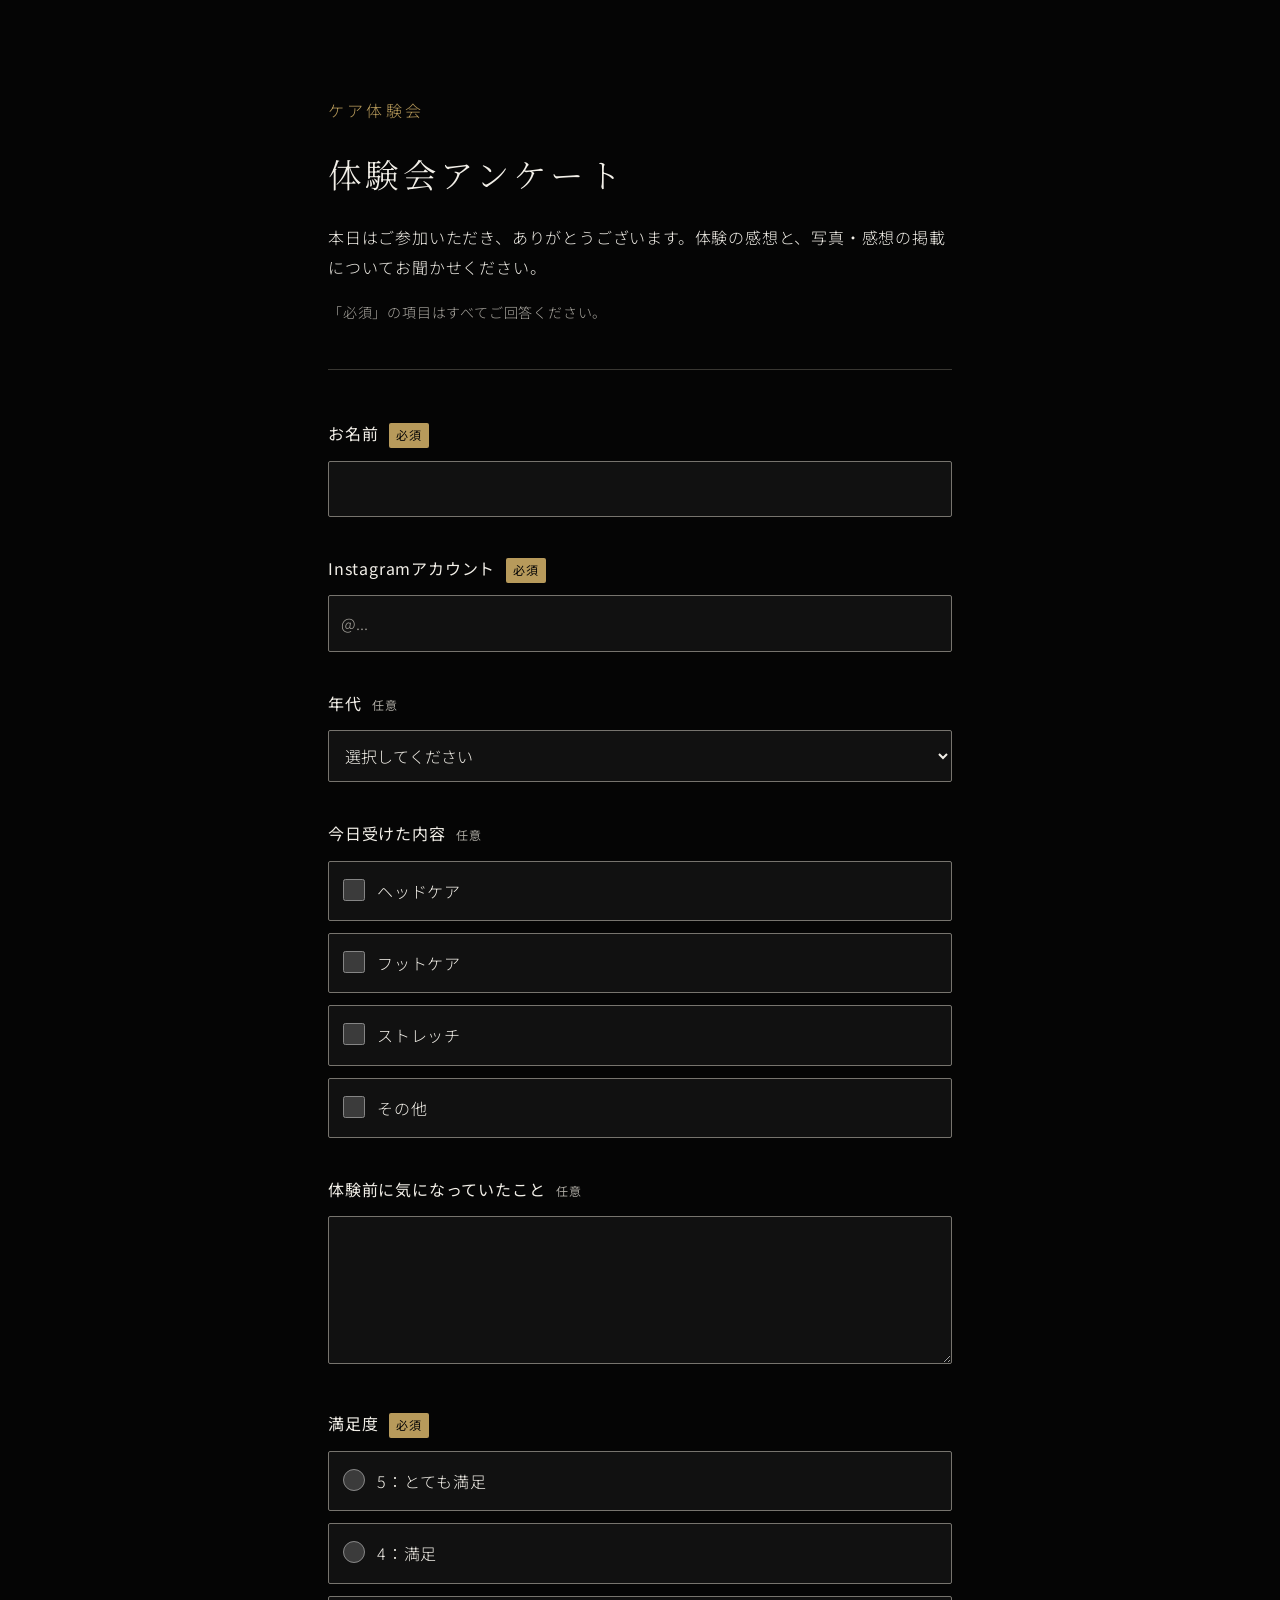
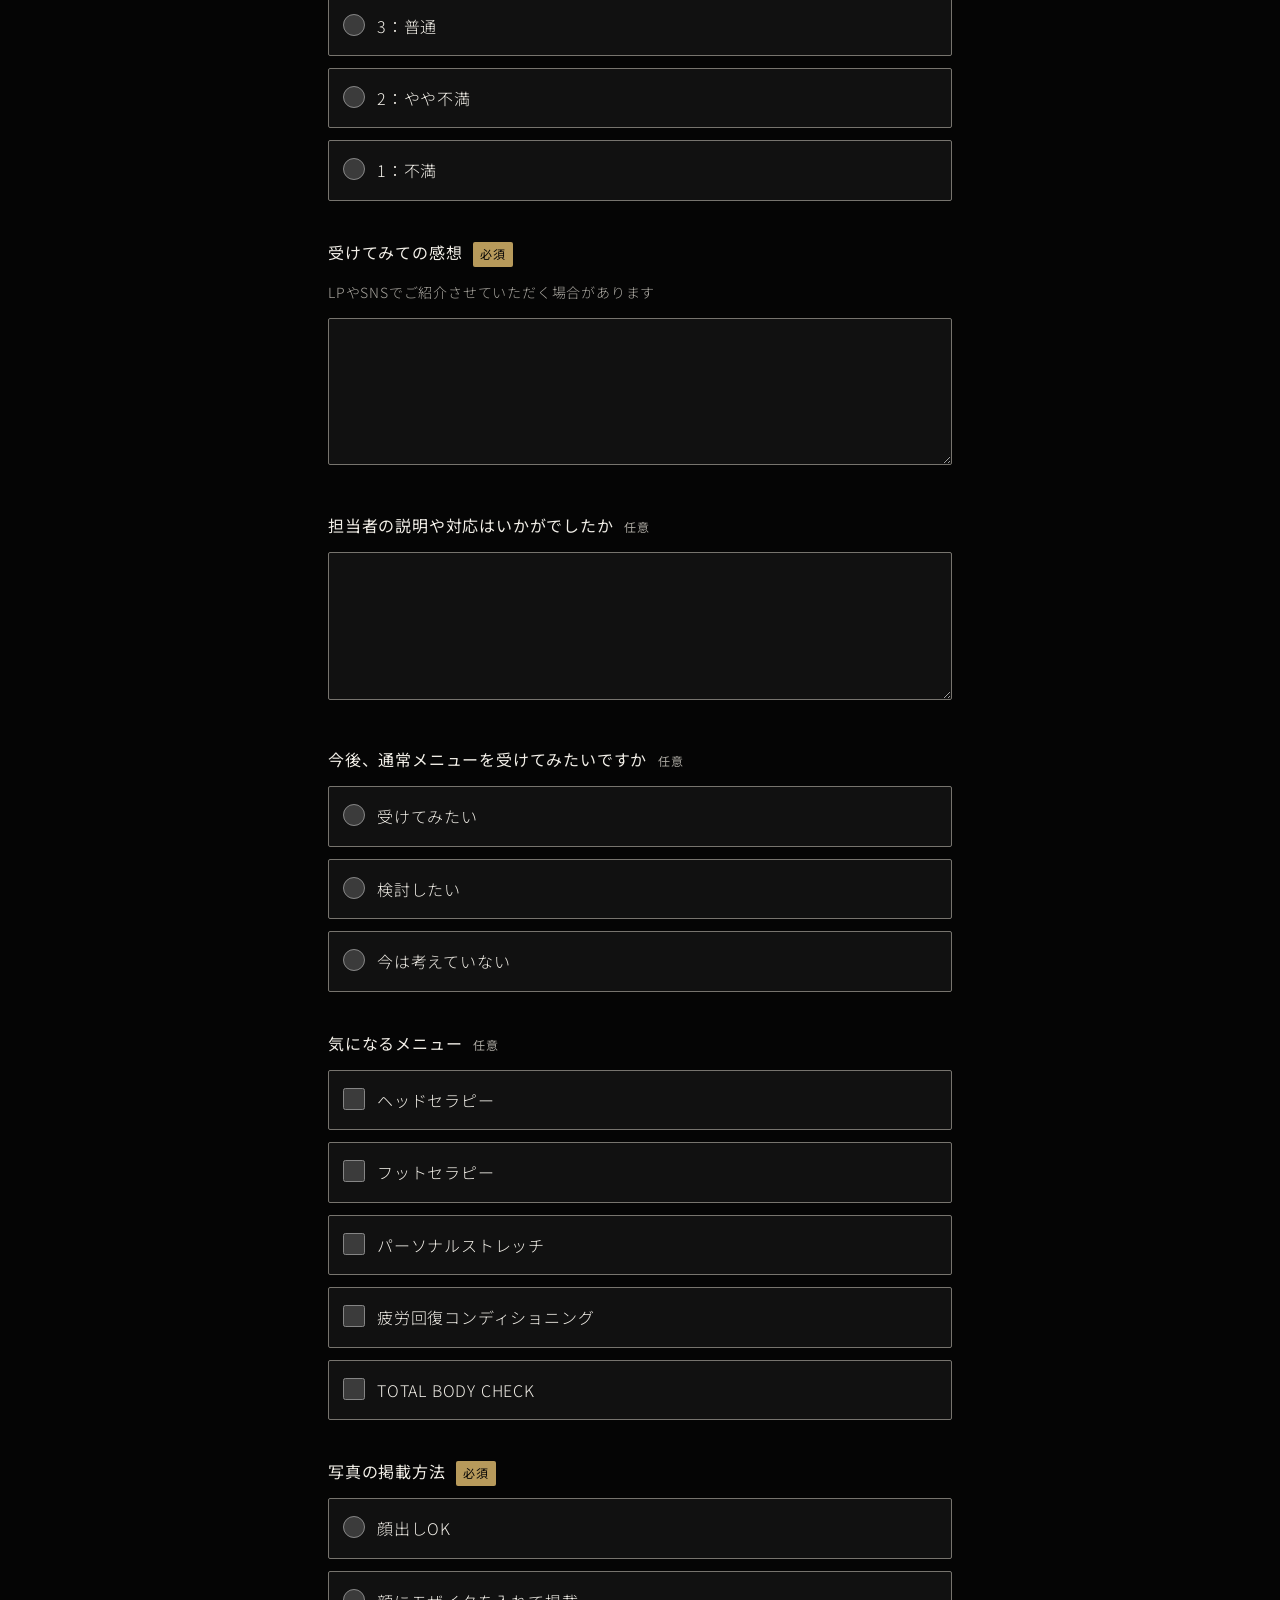
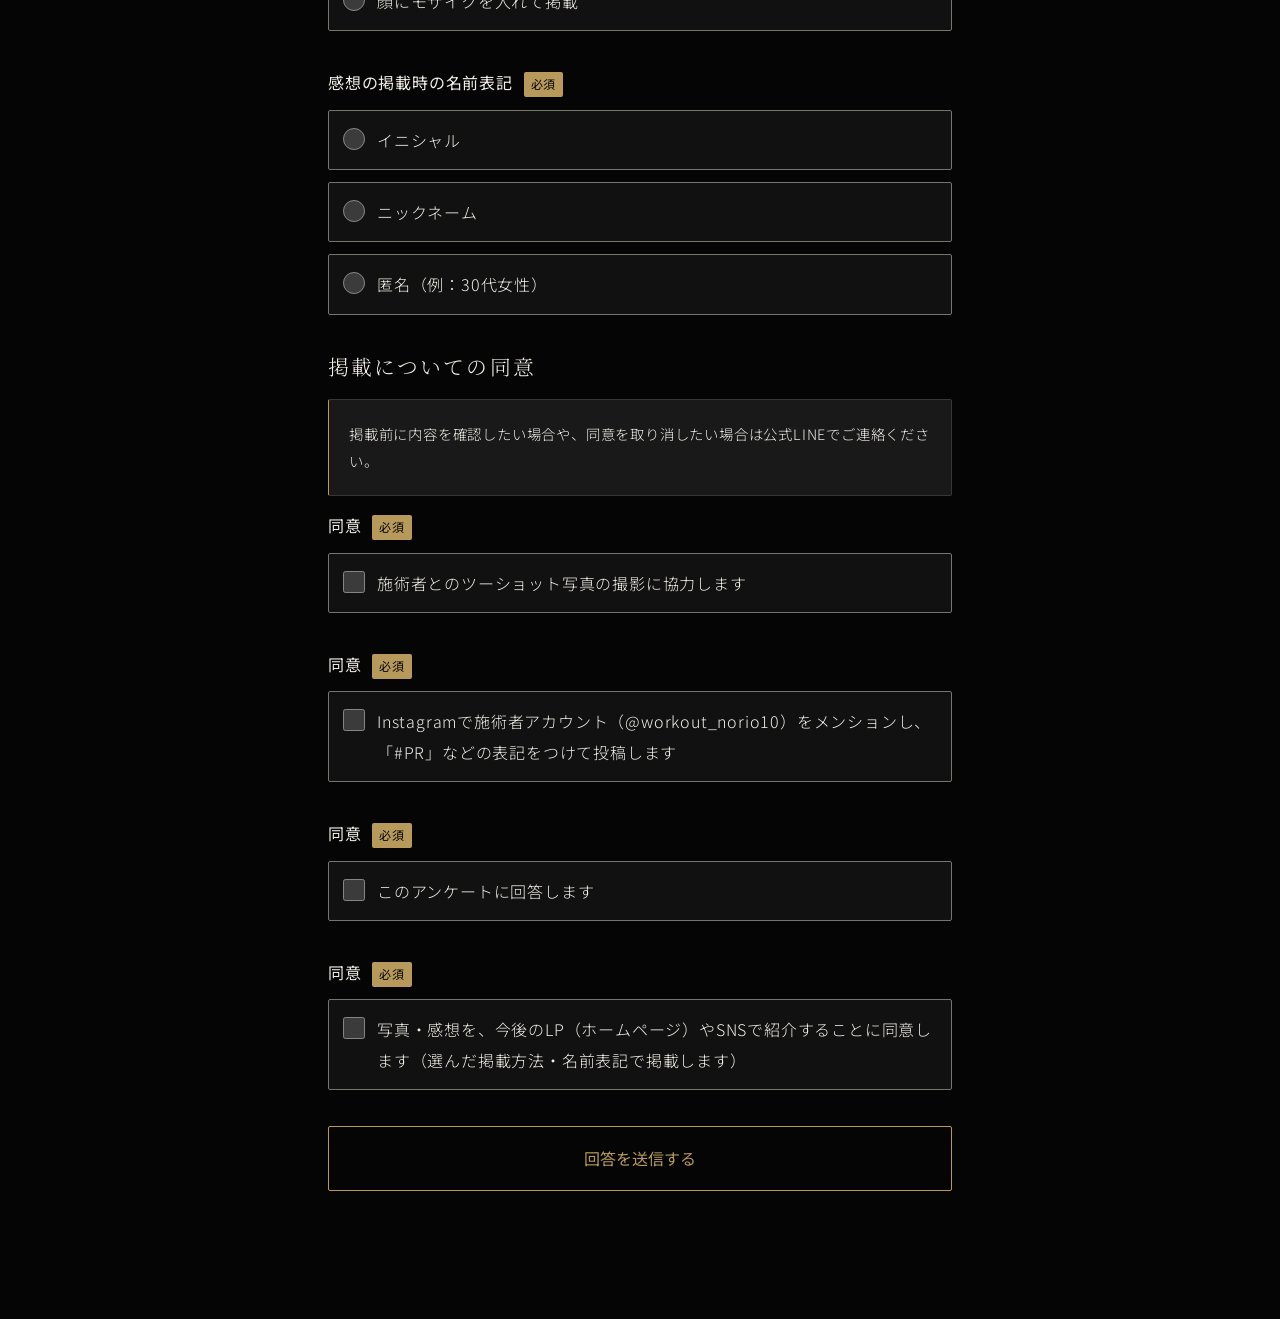
<file: care/survey/index.html>
<!doctype html>
<html lang="ja"><head><meta charset="utf-8"><meta name="viewport" content="width=device-width, initial-scale=1"><meta name="robots" content="noindex"><title>体験会アンケート</title><link rel="preconnect" href="https://fonts.googleapis.com"><link rel="preconnect" href="https://fonts.gstatic.com" crossorigin><link href="https://fonts.googleapis.com/css2?family=Noto+Sans+JP:wght@400;500;700&display=swap" rel="stylesheet"><link rel="stylesheet" href="survey.css"><script src="config.js" defer></script><script src="survey.js" defer></script></head>
<body><main><header><p class="eyebrow" id="event-name">ケア体験会</p><h1>体験会アンケート</h1><p>本日はご参加いただき、ありがとうございます。体験の感想と、写真・感想の掲載についてお聞かせください。</p><p class="hint">「必須」の項目はすべてご回答ください。</p></header>
<form id="survey" novalidate><noscript><p class="notice">送信にはJavaScriptを有効にしてください。</p></noscript><p id="config-note" class="notice">送信先が未設定のため、まだ送信できません（care/survey/config.js の endpoint）</p>
<div class="field"><label for="name">お名前 <span class="required">必須</span></label><input type="text" id="name" name="name" aria-describedby="name-error" required autocomplete="name" maxlength="200"><p class="error" id="name-error" hidden></p></div><div class="field"><label for="instagram">Instagramアカウント <span class="required">必須</span></label><input type="text" id="instagram" name="instagram" aria-describedby="instagram-error" required placeholder="@..." autocapitalize="none" spellcheck="false" maxlength="200"><p class="error" id="instagram-error" hidden></p></div><div class="field"><label for="age">年代 <span class="optional">任意</span></label><select id="age" name="age"><option value="">選択してください</option><option>10代</option><option>20代</option><option>30代</option><option>40代</option><option>50代</option><option>60代</option><option>70代以上</option><option>回答しない</option></select></div><fieldset><legend>今日受けた内容 <span class=optional>任意</span></legend><div class="choices"><label class="choice" for="treatments-0"><input id="treatments-0" type="checkbox" name="treatments" value="ヘッドケア" aria-describedby="treatments-error" ><span>ヘッドケア</span></label><label class="choice" for="treatments-1"><input id="treatments-1" type="checkbox" name="treatments" value="フットケア" aria-describedby="treatments-error" ><span>フットケア</span></label><label class="choice" for="treatments-2"><input id="treatments-2" type="checkbox" name="treatments" value="ストレッチ" aria-describedby="treatments-error" ><span>ストレッチ</span></label><label class="choice" for="treatments-3"><input id="treatments-3" type="checkbox" name="treatments" value="その他" aria-describedby="treatments-error" ><span>その他</span></label></div><p class="error" id="treatments-error" hidden></p></fieldset><div class="field"><label for="concerns">体験前に気になっていたこと <span class=optional>任意</span></label><textarea id="concerns" name="concerns" aria-describedby="concerns-error"  rows="4" maxlength="5000"></textarea><p class="error" id="concerns-error" hidden></p></div><fieldset><legend>満足度 <span class="required">必須</span></legend><div class="choices"><label class="choice" for="satisfaction-0"><input id="satisfaction-0" type="radio" name="satisfaction" value="5" aria-describedby="satisfaction-error" required><span>5：とても満足</span></label><label class="choice" for="satisfaction-1"><input id="satisfaction-1" type="radio" name="satisfaction" value="4" aria-describedby="satisfaction-error" required><span>4：満足</span></label><label class="choice" for="satisfaction-2"><input id="satisfaction-2" type="radio" name="satisfaction" value="3" aria-describedby="satisfaction-error" required><span>3：普通</span></label><label class="choice" for="satisfaction-3"><input id="satisfaction-3" type="radio" name="satisfaction" value="2" aria-describedby="satisfaction-error" required><span>2：やや不満</span></label><label class="choice" for="satisfaction-4"><input id="satisfaction-4" type="radio" name="satisfaction" value="1" aria-describedby="satisfaction-error" required><span>1：不満</span></label></div><p class="error" id="satisfaction-error" hidden></p></fieldset><div class="field"><label for="impressions">受けてみての感想 <span class="required">必須</span></label><p class="hint" id="impressions-hint">LPやSNSでご紹介させていただく場合があります</p><textarea id="impressions" name="impressions" aria-describedby="impressions-error impressions-hint" required  rows="4" maxlength="5000"></textarea><p class="error" id="impressions-error" hidden></p></div><div class="field"><label for="staffFeedback">担当者の説明や対応はいかがでしたか <span class=optional>任意</span></label><textarea id="staffFeedback" name="staffFeedback" aria-describedby="staffFeedback-error"  rows="4" maxlength="5000"></textarea><p class="error" id="staffFeedback-error" hidden></p></div><fieldset><legend>今後、通常メニューを受けてみたいですか <span class=optional>任意</span></legend><div class="choices"><label class="choice" for="futureInterest-0"><input id="futureInterest-0" type="radio" name="futureInterest" value="受けてみたい" aria-describedby="futureInterest-error" ><span>受けてみたい</span></label><label class="choice" for="futureInterest-1"><input id="futureInterest-1" type="radio" name="futureInterest" value="検討したい" aria-describedby="futureInterest-error" ><span>検討したい</span></label><label class="choice" for="futureInterest-2"><input id="futureInterest-2" type="radio" name="futureInterest" value="今は考えていない" aria-describedby="futureInterest-error" ><span>今は考えていない</span></label></div><p class="error" id="futureInterest-error" hidden></p></fieldset><fieldset><legend>気になるメニュー <span class=optional>任意</span></legend><div class="choices"><label class="choice" for="menus-0"><input id="menus-0" type="checkbox" name="menus" value="ヘッドセラピー" aria-describedby="menus-error" ><span>ヘッドセラピー</span></label><label class="choice" for="menus-1"><input id="menus-1" type="checkbox" name="menus" value="フットセラピー" aria-describedby="menus-error" ><span>フットセラピー</span></label><label class="choice" for="menus-2"><input id="menus-2" type="checkbox" name="menus" value="パーソナルストレッチ" aria-describedby="menus-error" ><span>パーソナルストレッチ</span></label><label class="choice" for="menus-3"><input id="menus-3" type="checkbox" name="menus" value="疲労回復コンディショニング" aria-describedby="menus-error" ><span>疲労回復コンディショニング</span></label><label class="choice" for="menus-4"><input id="menus-4" type="checkbox" name="menus" value="TOTAL BODY CHECK" aria-describedby="menus-error" ><span>TOTAL BODY CHECK</span></label></div><p class="error" id="menus-error" hidden></p></fieldset><fieldset><legend>写真の掲載方法 <span class="required">必須</span></legend><div class="choices"><label class="choice" for="photoPermission-0"><input id="photoPermission-0" type="radio" name="photoPermission" value="顔出しOK" aria-describedby="photoPermission-error" required><span>顔出しOK</span></label><label class="choice" for="photoPermission-1"><input id="photoPermission-1" type="radio" name="photoPermission" value="顔にモザイクを入れて掲載" aria-describedby="photoPermission-error" required><span>顔にモザイクを入れて掲載</span></label></div><p class="error" id="photoPermission-error" hidden></p></fieldset><fieldset><legend>感想の掲載時の名前表記 <span class="required">必須</span></legend><div class="choices"><label class="choice" for="nameDisplay-0"><input id="nameDisplay-0" type="radio" name="nameDisplay" value="イニシャル" aria-describedby="nameDisplay-error" required><span>イニシャル</span></label><label class="choice" for="nameDisplay-1"><input id="nameDisplay-1" type="radio" name="nameDisplay" value="ニックネーム" aria-describedby="nameDisplay-error" required><span>ニックネーム</span></label><label class="choice" for="nameDisplay-2"><input id="nameDisplay-2" type="radio" name="nameDisplay" value="匿名（例：30代女性）" aria-describedby="nameDisplay-error" required><span>匿名（例：30代女性）</span></label></div><p class="error" id="nameDisplay-error" hidden></p></fieldset><div id="nickname-wrap" hidden><div class="field"><label for="nickname">掲載用ニックネーム <span class="required">必須</span></label><input type="text" id="nickname" name="nickname" aria-describedby="nickname-error" required disabled maxlength="200"><p class="error" id="nickname-error" hidden></p></div></div><section aria-labelledby="consent-title"><h2 id="consent-title">掲載についての同意</h2><p class="notice">掲載前に内容を確認したい場合や、同意を取り消したい場合は公式LINEでご連絡ください。</p><fieldset><legend>同意 <span class="required">必須</span></legend><div class="choices"><label class="choice" for="consentPhoto-0"><input id="consentPhoto-0" type="checkbox" name="consentPhoto" value="施術者とのツーショット写真の撮影に協力します" aria-describedby="consentPhoto-error" required><span>施術者とのツーショット写真の撮影に協力します</span></label></div><p class="error" id="consentPhoto-error" hidden></p></fieldset><fieldset><legend>同意 <span class="required">必須</span></legend><div class="choices"><label class="choice" for="consentInstagram-0"><input id="consentInstagram-0" type="checkbox" name="consentInstagram" value="Instagramで施術者アカウント（@workout_norio10）をメンションし、「#PR」などの表記をつけて投稿します" aria-describedby="consentInstagram-error" required><span>Instagramで施術者アカウント（@workout_norio10）をメンションし、「#PR」などの表記をつけて投稿します</span></label></div><p class="error" id="consentInstagram-error" hidden></p></fieldset><fieldset><legend>同意 <span class="required">必須</span></legend><div class="choices"><label class="choice" for="consentSurvey-0"><input id="consentSurvey-0" type="checkbox" name="consentSurvey" value="このアンケートに回答します" aria-describedby="consentSurvey-error" required><span>このアンケートに回答します</span></label></div><p class="error" id="consentSurvey-error" hidden></p></fieldset><fieldset><legend>同意 <span class="required">必須</span></legend><div class="choices"><label class="choice" for="consentPublication-0"><input id="consentPublication-0" type="checkbox" name="consentPublication" value="写真・感想を、今後のLP（ホームページ）やSNSで紹介することに同意します（選んだ掲載方法・名前表記で掲載します）" aria-describedby="consentPublication-error" required><span>写真・感想を、今後のLP（ホームページ）やSNSで紹介することに同意します（選んだ掲載方法・名前表記で掲載します）</span></label></div><p class="error" id="consentPublication-error" hidden></p></fieldset></section><div class="honeypot" aria-hidden="true"><label for="website">この欄は空欄にしてください</label><input type="text" id="website" name="website" tabindex="-1" autocomplete="off"></div><p id="submit-status" role="status" tabindex="-1"></p><button id="submit-button" type="submit" disabled aria-describedby="config-note submit-status">回答を送信する</button></form><section id="thank-you" tabindex="-1" hidden><p class="eyebrow">THANK YOU</p><h2>ご回答ありがとうございました</h2><p>アンケートの送信処理が完了しました。ご協力ありがとうございます。</p></section></main></body></html>
</file>
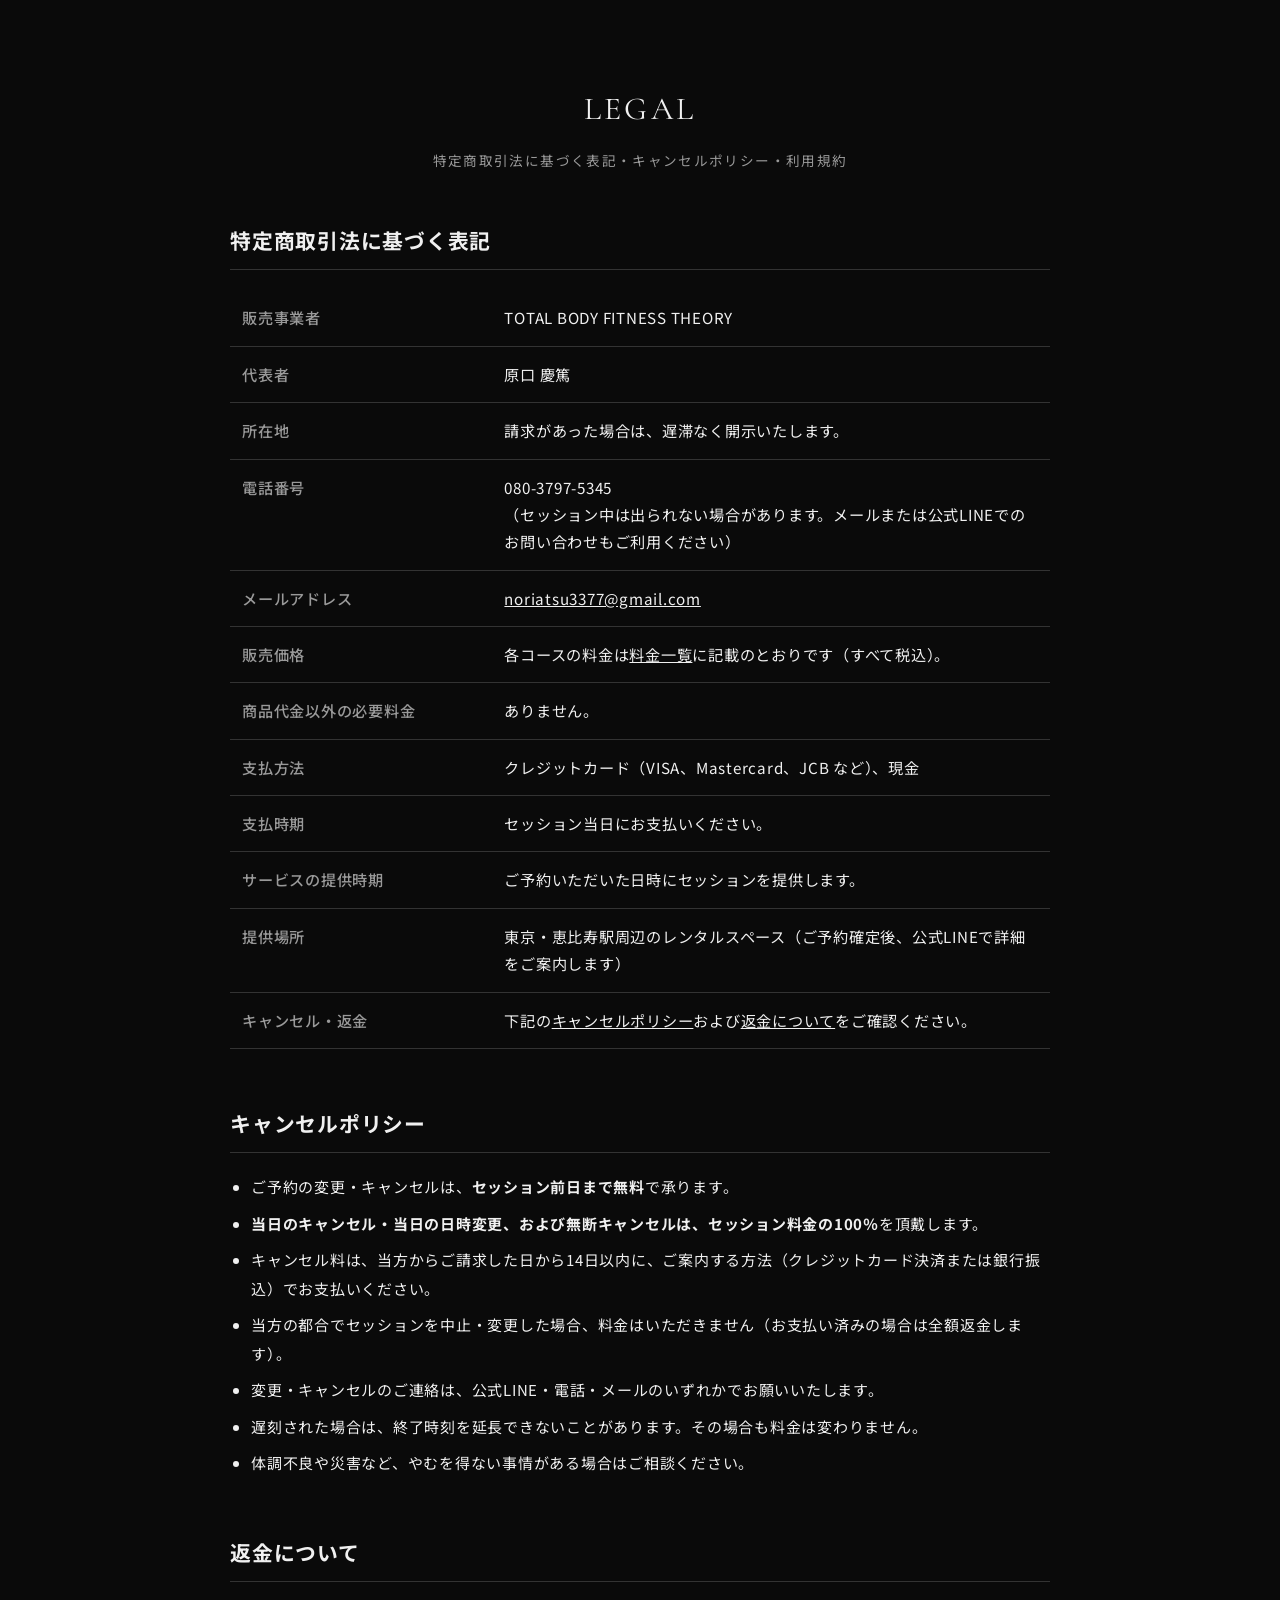
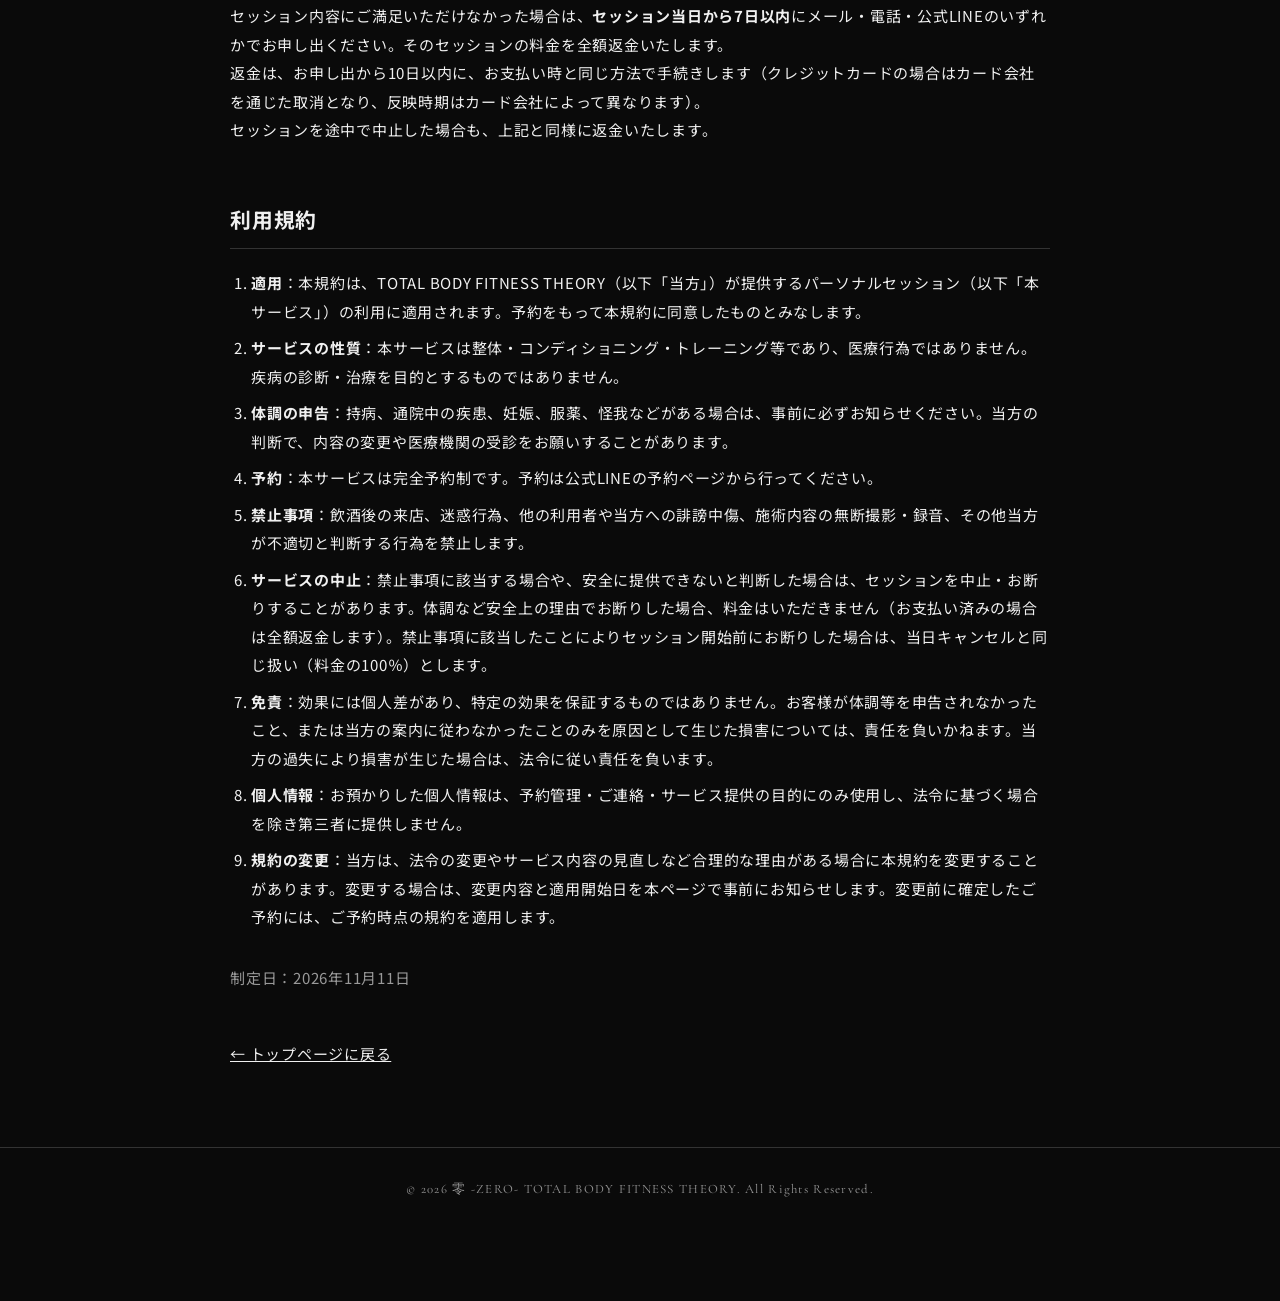
<file: legal.html>
<!DOCTYPE html>
<html lang="ja">
<head>
    <meta charset="UTF-8">
    <meta name="viewport" content="width=device-width, initial-scale=1.0">
    <title>特定商取引法に基づく表記・キャンセルポリシー・利用規約 | 零 -ZERO-</title>
    <meta name="robots" content="noindex">
    <link rel="stylesheet" href="style.css">
    <link href="https://fonts.googleapis.com/css2?family=Cormorant+Garamond:wght@400;500;600&family=Noto+Sans+JP:wght@300;400;500;700&display=swap" rel="stylesheet">
    <style>
        .legal { padding: var(--section-pad); }
        .legal .container { max-width: 820px; }
        .legal h2 { font-size: 1.3rem; margin: 56px 0 20px; padding-bottom: 10px; border-bottom: 1px solid var(--border-color); }
        .legal h2:first-of-type { margin-top: 24px; }
        .legal table { width: 100%; border-collapse: collapse; font-size: 0.95rem; }
        .legal th, .legal td { text-align: left; vertical-align: top; padding: 14px 12px; border-bottom: 1px solid var(--border-color); line-height: 1.8; }
        .legal th { width: 32%; color: var(--text-muted); font-weight: 500; }
        .legal ol, .legal ul { padding-left: 1.4em; line-height: 1.9; }
        .legal li { margin-bottom: 8px; }
        .legal p { line-height: 1.9; }
        .legal a { color: var(--text-main); text-decoration: underline; }
        .legal .back { display: inline-block; margin-top: 48px; }
        @media (max-width: 600px) {
            .legal { padding: var(--section-pad-sp); }
            .legal th, .legal td { display: block; width: 100%; padding: 8px 0; }
            .legal th { border-bottom: none; padding-top: 16px; }
        }
    </style>
</head>
<body>
<main class="legal">
<div class="container">
    <h1 class="section-title">LEGAL<span>特定商取引法に基づく表記・キャンセルポリシー・利用規約</span></h1>

    <h2 id="tokushoho">特定商取引法に基づく表記</h2>
    <table>
        <tr><th>販売事業者</th><td>TOTAL BODY FITNESS THEORY</td></tr>
        <tr><th>代表者</th><td>原口 慶篤</td></tr>
        <tr><th>所在地</th><td>請求があった場合は、遅滞なく開示いたします。</td></tr>
        <tr><th>電話番号</th><td>080-3797-5345<br>（セッション中は出られない場合があります。メールまたは公式LINEでのお問い合わせもご利用ください）</td></tr>
        <tr><th>メールアドレス</th><td><a href="mailto:noriatsu3377@gmail.com">noriatsu3377@gmail.com</a></td></tr>
        <tr><th>販売価格</th><td>各コースの料金は<a href="./#pricing">料金一覧</a>に記載のとおりです（すべて税込）。</td></tr>
        <tr><th>商品代金以外の必要料金</th><td>ありません。</td></tr>
        <tr><th>支払方法</th><td>クレジットカード（VISA、Mastercard、JCB など）、現金</td></tr>
        <tr><th>支払時期</th><td>セッション当日にお支払いください。</td></tr>
        <tr><th>サービスの提供時期</th><td>ご予約いただいた日時にセッションを提供します。</td></tr>
        <tr><th>提供場所</th><td>東京・恵比寿駅周辺のレンタルスペース（ご予約確定後、公式LINEで詳細をご案内します）</td></tr>
        <tr><th>キャンセル・返金</th><td>下記の<a href="#cancel">キャンセルポリシー</a>および<a href="#refund">返金について</a>をご確認ください。</td></tr>
    </table>

    <h2 id="cancel">キャンセルポリシー</h2>
    <ul>
        <li>ご予約の変更・キャンセルは、<strong>セッション前日まで無料</strong>で承ります。</li>
        <li><strong>当日のキャンセル・当日の日時変更、および無断キャンセルは、セッション料金の100％</strong>を頂戴します。</li>
        <li>キャンセル料は、当方からご請求した日から14日以内に、ご案内する方法（クレジットカード決済または銀行振込）でお支払いください。</li>
        <li>当方の都合でセッションを中止・変更した場合、料金はいただきません（お支払い済みの場合は全額返金します）。</li>
        <li>変更・キャンセルのご連絡は、公式LINE・電話・メールのいずれかでお願いいたします。</li>
        <li>遅刻された場合は、終了時刻を延長できないことがあります。その場合も料金は変わりません。</li>
        <li>体調不良や災害など、やむを得ない事情がある場合はご相談ください。</li>
    </ul>

    <h2 id="refund">返金について</h2>
    <p>セッション内容にご満足いただけなかった場合は、<strong>セッション当日から7日以内</strong>にメール・電話・公式LINEのいずれかでお申し出ください。そのセッションの料金を全額返金いたします。</p>
    <p>返金は、お申し出から10日以内に、お支払い時と同じ方法で手続きします（クレジットカードの場合はカード会社を通じた取消となり、反映時期はカード会社によって異なります）。</p>
    <p>セッションを途中で中止した場合も、上記と同様に返金いたします。</p>

    <h2 id="terms">利用規約</h2>
    <ol>
        <li><strong>適用</strong>：本規約は、TOTAL BODY FITNESS THEORY（以下「当方」）が提供するパーソナルセッション（以下「本サービス」）の利用に適用されます。予約をもって本規約に同意したものとみなします。</li>
        <li><strong>サービスの性質</strong>：本サービスは整体・コンディショニング・トレーニング等であり、医療行為ではありません。疾病の診断・治療を目的とするものではありません。</li>
        <li><strong>体調の申告</strong>：持病、通院中の疾患、妊娠、服薬、怪我などがある場合は、事前に必ずお知らせください。当方の判断で、内容の変更や医療機関の受診をお願いすることがあります。</li>
        <li><strong>予約</strong>：本サービスは完全予約制です。予約は公式LINEの予約ページから行ってください。</li>
        <li><strong>禁止事項</strong>：飲酒後の来店、迷惑行為、他の利用者や当方への誹謗中傷、施術内容の無断撮影・録音、その他当方が不適切と判断する行為を禁止します。</li>
        <li><strong>サービスの中止</strong>：禁止事項に該当する場合や、安全に提供できないと判断した場合は、セッションを中止・お断りすることがあります。体調など安全上の理由でお断りした場合、料金はいただきません（お支払い済みの場合は全額返金します）。禁止事項に該当したことによりセッション開始前にお断りした場合は、当日キャンセルと同じ扱い（料金の100％）とします。</li>
        <li><strong>免責</strong>：効果には個人差があり、特定の効果を保証するものではありません。お客様が体調等を申告されなかったこと、または当方の案内に従わなかったことのみを原因として生じた損害については、責任を負いかねます。当方の過失により損害が生じた場合は、法令に従い責任を負います。</li>
        <li><strong>個人情報</strong>：お預かりした個人情報は、予約管理・ご連絡・サービス提供の目的にのみ使用し、法令に基づく場合を除き第三者に提供しません。</li>
        <li><strong>規約の変更</strong>：当方は、法令の変更やサービス内容の見直しなど合理的な理由がある場合に本規約を変更することがあります。変更する場合は、変更内容と適用開始日を本ページで事前にお知らせします。変更前に確定したご予約には、ご予約時点の規約を適用します。</li>
    </ol>
    <p style="margin-top:32px;color:var(--text-muted);">制定日：2026年11月11日</p>

    <a href="./" class="back">← トップページに戻る</a>
</div>
</main>
<footer class="footer">
    <div class="container">
        <p class="copyright">&copy; 2026 零 -ZERO- TOTAL BODY FITNESS THEORY. All Rights Reserved.</p>
    </div>
</footer>
</body>
</html>
</file>
<file: style.css>
:root {
    /* Colors - Dark Theme (Zero) */
    --bg-color: #0a0a0a;
    --bg-gray: #151515;
    --bg-card: #1a1a1a;
    --text-main: #f0f0f0;
    --text-muted: #999999;
    --accent: #ffffff; /* pure white instead of gold */
    --border-color: #333333;
    --border-light: #555555;
    
    /* Typography */
    --font-en: 'Cormorant Garamond', serif;
    --font-ja: 'Noto Sans JP', sans-serif;
    
    /* Spacing */
    --section-pad: 80px 20px;
    --section-pad-sp: 60px 15px;
}

* {
    margin: 0;
    padding: 0;
    box-sizing: border-box;
}

html {
    scroll-behavior: smooth;
}

body {
    background-color: var(--bg-color);
    color: var(--text-main);
    font-family: var(--font-ja);
    font-size: 15px;
    line-height: 1.8;
    letter-spacing: 0.05em;
    -webkit-font-smoothing: antialiased;
}

img {
    max-width: 100%;
    height: auto;
    display: block;
}

a {
    color: inherit;
    text-decoration: none;
}

.container {
    max-width: 1000px;
    margin: 0 auto;
    width: 100%;
}

.section {
    padding: var(--section-pad);
}

.bg-gray {
    background-color: var(--bg-gray);
}

.center {
    text-align: center;
}

/* Typography elements */
.section-title {
    text-align: center;
    font-family: var(--font-en);
    font-size: 2rem;
    letter-spacing: 0.1em;
    margin-bottom: 50px;
    font-weight: 400;
}

.section-title span {
    display: block;
    font-family: var(--font-ja);
    font-size: 0.85rem;
    color: var(--text-muted);
    margin-top: 10px;
    letter-spacing: 0.1em;
}

.content-image {
    width: 100%;
    max-height: 400px;
    object-fit: cover;
    margin: 40px 0;
    border: 1px solid var(--border-color);
}

/* Header */
.header {
    position: fixed;
    top: 0;
    left: 0;
    width: 100%;
    z-index: 100;
    background: rgba(10, 10, 10, 0.9);
    backdrop-filter: blur(10px);
    border-bottom: 1px solid var(--border-color);
}

.header-inner {
    display: flex;
    justify-content: space-between;
    align-items: center;
    padding: 15px 20px;
    max-width: 1200px;
    margin: 0 auto;
}

.logo {
    display: flex;
    align-items: center;
}

.header-logo {
    height: 35px;
    width: auto;
    display: block;
}

.btn-header {
    border: 1px solid var(--border-light);
    padding: 8px 16px;
    font-size: 0.8rem;
    border-radius: 0;
    transition: all 0.3s ease;
}

.btn-header:hover {
    background: var(--text-main);
    color: var(--bg-color);
}

/* Hero */
.hero {
    height: 100vh;
    min-height: 600px;
    display: flex;
    align-items: center;
    justify-content: center;
    text-align: center;
    padding: 0 20px;
    position: relative;
    background-image: linear-gradient(rgba(10, 10, 10, 0.6), rgba(10, 10, 10, 0.9)), url('./anatomy1のコピー.jpg');
    background-size: cover;
    background-position: center;
    background-repeat: no-repeat;
}

.hero::after {
    content: '';
    position: absolute;
    bottom: 30px;
    left: 50%;
    transform: translateX(-50%);
    width: 1px;
    height: 60px;
    background: var(--border-light);
    animation: scrollDown 2s infinite;
}

@keyframes scrollDown {
    0% { transform: scaleY(0); transform-origin: top; opacity: 1; }
    50% { transform: scaleY(1); transform-origin: top; opacity: 1; }
    50.1% { transform: scaleY(1); transform-origin: bottom; opacity: 1; }
    100% { transform: scaleY(0); transform-origin: bottom; opacity: 0; }
}

.hero-content {
    max-width: 800px;
    width: 100%;
    margin-top: 40px;
}

.hero-main-copy {
    font-size: 2.2rem;
    font-weight: 300;
    letter-spacing: 0.15em;
    margin-bottom: 30px;
    display: flex;
    flex-wrap: wrap;
    justify-content: center;
    gap: 15px;
}

.hero-sub-copy {
    font-size: 1.1rem;
    color: var(--text-muted);
    margin-bottom: 50px;
}

.hero-info {
    border: 1px solid var(--border-color);
    padding: 30px;
    margin-bottom: 40px;
    background: rgba(255,255,255,0.02);
}

.badge {
    display: inline-block;
    border: 1px solid var(--text-main);
    padding: 4px 12px;
    font-size: 0.75rem;
    letter-spacing: 0.1em;
    margin-bottom: 15px;
}

.hero-price-box h3 {
    font-size: 1.5rem;
    letter-spacing: 0.1em;
    font-family: var(--font-en);
    margin-bottom: 10px;
}

.price {
    font-size: 1.2rem;
}
.price strong {
    font-size: 1.8rem;
    font-weight: 500;
    margin: 0 5px;
}
.price span {
    font-size: 0.9rem;
    color: var(--text-muted);
}

/* CTA Buttons */
.cta-button {
    display: inline-flex;
    align-items: center;
    justify-content: center;
    background: var(--text-main);
    color: var(--bg-color);
    padding: 18px 40px;
    font-size: 1rem;
    font-weight: 500;
    letter-spacing: 0.1em;
    transition: all 0.3s ease;
    width: 100%;
    max-width: 400px;
    margin: 0 auto;
}

.cta-button:hover {
    background: var(--text-muted);
    transform: translateY(-2px);
}

.cta-arrow {
    margin-left: 15px;
    transition: transform 0.3s ease;
}

.cta-button:hover .cta-arrow {
    transform: translateX(5px);
}

.primary-cta.large {
    padding: 22px 40px;
    font-size: 1.1rem;
}

/* Lists */
.method-list {
    list-style: none;
    display: flex;
    flex-wrap: wrap;
    gap: 10px;
    margin: 30px 0;
}
.method-list li {
    border: 1px solid var(--border-color);
    padding: 8px 16px;
    font-size: 0.9rem;
    border-radius: 40px;
}

.check-list {
    list-style: none;
    padding-left: 0;
}
.check-list li {
    position: relative;
    padding-left: 1.5em;
    margin-bottom: 8px;
}
.check-list li::before {
    content: '';
    position: absolute;
    left: 0;
    top: 0.6em;
    width: 6px;
    height: 6px;
    background: var(--text-muted);
    border-radius: 50%;
}

.bullet-list {
    list-style: none;
}
.bullet-list li {
    position: relative;
    padding-left: 1.2em;
    margin-bottom: 10px;
}
.bullet-list li::before {
    content: '-';
    position: absolute;
    left: 0;
    color: var(--text-muted);
}

/* Cards (Trial, Premium) */
.card {
    background: var(--bg-card);
    border: 1px solid var(--border-color);
}

.trial-card {
    max-width: 800px;
    margin: 0 auto;
}
.card-header {
    text-align: center;
    padding: 40px 20px 30px;
    border-bottom: 1px solid var(--border-color);
}
.card-title {
    font-family: var(--font-en);
    font-size: 1.8rem;
    margin-bottom: 15px;
}
.card-title span {
    display: block;
    font-family: var(--font-ja);
    font-size: 0.9rem;
    color: var(--text-muted);
    margin-top: 10px;
}

.card-body {
    padding: 40px 50px;
}
.trial-desc {
    margin-bottom: 40px;
}

.details-box, .attention-box {
    margin-bottom: 30px;
    padding-bottom: 30px;
    border-bottom: 1px dashed var(--border-color);
}
.details-box:last-child {
    border-bottom: none;
    margin-bottom: 0;
    padding-bottom: 0;
}

.attention-box h4, .details-box h4 {
    font-size: 1.1rem;
    margin-bottom: 15px;
    color: var(--text-main);
    border-left: 3px solid var(--text-main);
    padding-left: 10px;
}

.attention-box {
    background: rgba(255, 255, 255, 0.03);
    padding: 25px;
    border: 1px solid var(--border-light);
}

.card-footer {
    padding: 0 40px 40px;
}

/* Course Diff Grid */
.diff-grid {
    display: grid;
    grid-template-columns: 1fr 1fr;
    gap: 30px;
}
.diff-item {
    border: 1px solid var(--border-color);
    padding: 40px 30px;
    background: var(--bg-card);
}
.diff-item.highlight {
    border-color: var(--text-muted);
    box-shadow: 0 0 20px rgba(255,255,255,0.02);
}
.diff-title {
    font-size: 1.4rem;
    margin-bottom: 20px;
    padding-bottom: 15px;
    border-bottom: 1px solid var(--border-color);
    text-align: center;
}
.diff-desc {
    margin-bottom: 25px;
}

/* Accordion */
.accordion-group {
    display: flex;
    flex-direction: column;
    gap: 15px;
}
.accordion {
    border: 1px solid var(--border-color);
    background: var(--bg-card);
}
.accordion-header {
    padding: 25px 30px;
    cursor: pointer;
    display: flex;
    justify-content: space-between;
    align-items: center;
    list-style: none; /* Hide default arrow */
    position: relative;
}
.accordion-header::-webkit-details-marker {
    display: none;
}
.acc-title-wrap {
    display: flex;
    align-items: center;
    gap: 20px;
    flex: 1;
}
.course-num {
    font-family: var(--font-en);
    font-size: 1.5rem;
    color: var(--border-light);
    font-weight: 300;
}
.acc-title-wrap h3 {
    font-size: 1.2rem;
    font-family: var(--font-en);
    letter-spacing: 0.05em;
}
.acc-title-wrap h3 span {
    display: block;
    font-family: var(--font-ja);
    font-size: 0.85rem;
    color: var(--text-muted);
    margin-top: 5px;
}
.acc-prices {
    text-align: right;
    font-size: 0.95rem;
    color: var(--text-muted);
    margin-right: 40px;
}
.acc-prices span {
    display: block;
}

.acc-icon {
    width: 20px;
    height: 20px;
    position: relative;
}
.acc-icon::before, .acc-icon::after {
    content: '';
    position: absolute;
    background: var(--text-main);
    top: 50%;
    left: 50%;
    transform: translate(-50%, -50%);
    transition: transform 0.3s ease;
}
.acc-icon::before {
    width: 14px;
    height: 1px;
}
.acc-icon::after {
    width: 1px;
    height: 14px;
}
details[open] .acc-icon::after {
    transform: translate(-50%, -50%) rotate(90deg);
}

.accordion-body {
    padding: 0 30px 30px 70px;
}
.course-def {
    margin-bottom: 25px;
    font-size: 0.95rem;
}
.course-box {
    background: var(--bg-color);
    padding: 20px;
    margin-bottom: 15px;
    border: 1px solid var(--border-color);
}
.course-box h4 {
    font-size: 0.95rem;
    color: var(--text-muted);
    margin-bottom: 10px;
    border-bottom: 1px solid var(--border-color);
    padding-bottom: 5px;
}

/* Short Menu Grid */
.cards-grid {
    display: grid;
    grid-template-columns: repeat(auto-fit, minmax(240px, 1fr));
    gap: 20px;
    margin-bottom: 30px;
}
.short-card {
    border: 1px solid var(--border-color);
    padding: 30px 20px;
    background: var(--bg-card);
}
.short-card h3 {
    font-size: 1.1rem;
    margin-bottom: 15px;
    text-align: center;
    border-bottom: 1px solid var(--border-color);
    padding-bottom: 15px;
}
.short-card .price {
    text-align: center;
    margin-bottom: 15px;
}
.short-desc {
    font-size: 0.9rem;
    color: var(--text-muted);
    margin-bottom: 20px;
    min-height: 45px;
}
.short-recom h4 {
    font-size: 0.85rem;
    color: var(--text-muted);
    margin-bottom: 10px;
}
.short-recom ul {
    list-style: none;
    font-size: 0.85rem;
}
.short-recom ul li {
    position: relative;
    padding-left: 1em;
    margin-bottom: 5px;
}
.short-recom ul li::before {
    content: '・';
    position: absolute;
    left: 0;
    color: var(--text-muted);
}
.info-note {
    font-size: 0.85rem;
    color: var(--text-muted);
    border: 1px solid var(--border-color);
    padding: 15px;
}

/* Premium Courses */
.section-lead {
    text-align: center;
    margin-bottom: 50px;
    color: var(--text-muted);
}
.premium-grid {
    display: grid;
    grid-template-columns: 1fr 1fr;
    gap: 20px;
}
.premium-card {
    border: 1px solid var(--border-color);
    padding: 30px;
    background: var(--bg-color);
}
.premium-card.highlight {
    border-color: var(--border-light);
}
.premium-card h3 {
    font-size: 1.2rem;
    font-family: var(--font-en);
    margin-bottom: 10px;
}
.premium-card h3 span {
    display: block;
    font-family: var(--font-ja);
    font-size: 0.85rem;
    color: var(--text-muted);
    margin-top: 5px;
}
.premium-card .price {
    margin-bottom: 20px;
    padding-bottom: 15px;
    border-bottom: 1px solid var(--border-color);
}
.premium-content h4 {
    font-size: 0.9rem;
    color: var(--text-muted);
    margin-bottom: 5px;
    margin-top: 15px;
}
.premium-content p, .premium-content ul {
    font-size: 0.9rem;
}
.premium-content ul {
    padding-left: 1.5em;
}

/* Policy & Target */
.policy-box {
    margin-bottom: 50px;
}
.target-grid {
    display: grid;
    grid-template-columns: 1fr 1fr;
    gap: 30px;
}
.target-box {
    padding: 40px;
    border: 1px solid var(--border-color);
}
.target-box.recommend {
    background: var(--bg-card);
}
.target-box.mismatch {
    border-color: var(--border-light);
}
.target-box h3 {
    font-size: 1.2rem;
    margin-bottom: 20px;
    border-bottom: 1px solid var(--border-color);
    padding-bottom: 15px;
}
.mismatch-lead {
    font-size: 0.9rem;
    color: var(--text-muted);
    margin-bottom: 15px;
}

/* Flow */
.flow-steps {
    max-width: 600px;
    margin: 0 auto;
}
.step {
    display: flex;
    gap: 20px;
    margin-bottom: 30px;
    position: relative;
}
.step:not(:last-child)::after {
    content: '';
    position: absolute;
    left: 25px;
    top: 55px;
    bottom: -20px;
    width: 1px;
    background: var(--border-color);
}
.step-num {
    width: 50px;
    height: 50px;
    background: var(--bg-color);
    border: 1px solid var(--text-main);
    display: flex;
    align-items: center;
    justify-content: center;
    font-family: var(--font-en);
    font-size: 0.8rem;
    letter-spacing: 0.05em;
    border-radius: 50%;
    flex-shrink: 0;
    z-index: 1;
}
.step-content {
    background: var(--bg-color);
    border: 1px solid var(--border-color);
    padding: 20px 25px;
    flex: 1;
}
.step-content h3 {
    font-size: 1.1rem;
    margin-bottom: 10px;
}
.step-content p {
    font-size: 0.9rem;
    color: var(--text-muted);
}

/* Profile */
.profile-wrap {
    display: flex;
    gap: 40px;
    align-items: flex-start;
    border: 1px solid var(--border-color);
    padding: 50px;
    background: var(--bg-card);
}
.profile-image {
    flex: 0 0 35%;
    max-width: 350px;
}
.profile-image img {
    width: 100%;
    border: 1px solid var(--border-color);
    box-shadow: 0 10px 30px rgba(0,0,0,0.5);
}
.profile-info {
    flex: 1;
}
.profile-name {
    font-size: 1.5rem;
    margin-bottom: 15px;
}
.profile-name span {
    font-family: var(--font-en);
    font-size: 0.9rem;
    color: var(--text-muted);
    margin-left: 15px;
}
.profile-titles {
    font-size: 0.9rem;
    color: var(--text-muted);
    margin-bottom: 25px;
    line-height: 1.6;
}

/* New Profile Components */
.profile-highlights {
    margin-bottom: 25px;
    padding-bottom: 25px;
    border-bottom: 1px dashed var(--border-color);
}
.highlight-list {
    display: grid;
    grid-template-columns: repeat(auto-fit, minmax(200px, 1fr));
    gap: 12px;
    list-style: none;
}
.highlight-list li {
    position: relative;
    padding-left: 1.2em;
    font-size: 0.9rem;
}
.highlight-list li::before {
    content: '';
    position: absolute;
    left: 0;
    top: 0.6em;
    width: 6px;
    height: 6px;
    background: #ffffff;
    border-radius: 50%;
}

.profile-concept-msg {
    margin: 30px 0;
    padding: 30px;
    background: rgba(255, 255, 255, 0.02);
    border: 1px solid var(--border-light);
    border-left: 3px solid #ffffff;
}
.profile-concept-msg h4 {
    font-size: 1.1rem;
    margin-bottom: 15px;
    line-height: 1.6;
}
.profile-concept-msg p {
    margin-bottom: 15px;
    font-size: 0.9rem;
}
.profile-concept-msg p:last-child {
    margin-bottom: 0;
}

.activity-areas {
    margin-top: 30px;
}
.activity-areas h4 {
    font-size: 1rem;
    margin-bottom: 15px;
    color: var(--text-muted);
}
.tag-grid {
    display: flex;
    flex-wrap: wrap;
    gap: 10px;
}
.tag-grid span {
    display: inline-block;
    padding: 6px 14px;
    font-size: 0.85rem;
    border: 1px solid var(--border-color);
    border-radius: 20px;
    background: var(--bg-color);
}
.small-tags span {
    font-size: 0.8rem;
    padding: 4px 10px;
}

.profile-details {
    margin-top: 40px;
}
.profile-acc-header {
    background: var(--bg-card);
}
.profile-acc-body {
    padding: 30px 40px;
}
.detail-block {
    margin-bottom: 40px;
}
.detail-block:last-child {
    margin-bottom: 0;
}
.detail-title {
    font-family: var(--font-en);
    font-size: 1.2rem;
    margin-bottom: 20px;
    padding-bottom: 10px;
    border-bottom: 1px solid var(--border-color);
}
.detail-title span {
    display: block;
    font-family: var(--font-ja);
    font-size: 0.85rem;
    color: var(--text-muted);
    margin-top: 5px;
}
.detail-list {
    list-style: none;
    display: grid;
    grid-template-columns: 1fr;
    gap: 15px;
}
.detail-list strong {
    display: block;
    font-size: 0.95rem;
    margin-bottom: 3px;
}
.detail-list span {
    display: block;
    font-size: 0.8rem;
    color: var(--text-muted);
}
.detail-desc {
    margin-bottom: 20px;
    font-size: 0.9rem;
}
.sub-block {
    margin-top: 25px;
}
.sub-block h5 {
    font-size: 0.95rem;
    margin-bottom: 10px;
    color: var(--text-muted);
}
.metrics-grid {
    display: grid;
    grid-template-columns: repeat(auto-fit, minmax(140px, 1fr));
    gap: 15px;
    margin-bottom: 20px;
}
.metric-box {
    border: 1px solid var(--border-color);
    padding: 20px 15px;
    text-align: center;
    background: rgba(255, 255, 255, 0.02);
}
.metric-label {
    display: block;
    font-size: 0.75rem;
    color: var(--text-muted);
    margin-bottom: 10px;
    line-height: 1.4;
}
.metric-value {
    display: block;
    font-size: 0.9rem;
}
.metric-value strong {
    font-size: 1.4rem;
    color: #ffffff;
    margin: 0 3px;
}
.detail-note {
    font-size: 0.85rem;
    color: var(--text-muted);
}

.zero-philosophy {
    margin-top: 60px;
    text-align: center;
    padding: 60px 30px;
    border: 1px solid var(--border-color);
    background: var(--bg-card);
}
.phil-title {
    font-family: var(--font-en);
    font-size: 1.5rem;
    margin-bottom: 30px;
    letter-spacing: 0.1em;
}
.phil-title span {
    display: block;
    font-family: var(--font-ja);
    font-size: 0.9rem;
    color: var(--text-muted);
    margin-top: 10px;
}
.zero-philosophy p {
    margin-bottom: 15px;
    font-size: 0.95rem;
}

.mt-20 {
    margin-top: 20px;
}
.anatomy-gallery {
    display: grid;
    grid-template-columns: repeat(4, 1fr);
    gap: 10px;
    margin-top: 25px;
}
.anatomy-gallery img {
    width: 100%;
    aspect-ratio: 1;
    object-fit: cover;
    border: 1px solid var(--border-color);
    opacity: 0.8;
    transition: opacity 0.3s ease;
}
.anatomy-gallery img:hover {
    opacity: 1;
}


/* Notes */
.notes-list {
    font-size: 0.85rem;
    color: var(--text-muted);
}

/* Bottom CTA */
.bottom-cta {
    text-align: center;
    padding: 100px 20px;
    border-top: 1px solid var(--border-color);
}
.cta-heading {
    font-size: 1.8rem;
    margin-bottom: 25px;
}
.cta-desc {
    color: var(--text-muted);
    margin-bottom: 50px;
}
.bottom-cta-box {
    border: 1px solid var(--text-main);
    padding: 50px 30px;
    max-width: 600px;
    margin: 0 auto;
    background: rgba(255,255,255,0.03);
}
.bottom-cta-box h3 {
    font-family: var(--font-en);
    font-size: 1.8rem;
    margin-bottom: 10px;
}
.bottom-cta-box .cta-button {
    margin-top: 20px;
    margin-bottom: 20px;
}
.cta-note {
    font-size: 0.85rem;
    color: var(--text-muted);
}

/* Footer */
.footer {
    border-top: 1px solid var(--border-color);
    padding: 30px 20px 100px 20px; /* added bottom padding for SP sticky button */
    text-align: center;
}
.copyright {
    font-family: var(--font-en);
    font-size: 0.8rem;
    color: var(--text-muted);
    letter-spacing: 0.1em;
}

/* Course Detail Layout (2-column on PC) */
.course-detail-wrap {
    display: flex;
    gap: 30px;
    align-items: flex-start;
}
.course-detail-img {
    flex: 0 0 40%;
}
.course-detail-img img {
    width: 100%;
    aspect-ratio: 16 / 9;
    object-fit: cover;
    border: 1px solid var(--border-color);
}
.course-detail-text {
    flex: 1;
}

/* Problem-based Selection */
.problem-grid {
    display: grid;
    grid-template-columns: repeat(auto-fit, minmax(280px, 1fr));
    gap: 20px;
}
.problem-card {
    border: 1px solid var(--border-color);
    padding: 25px;
    background: var(--bg-card);
    transition: transform 0.3s ease, box-shadow 0.3s ease;
}
.problem-card:hover {
    transform: translateY(-3px);
    box-shadow: 0 5px 20px rgba(255,255,255,0.03);
    border-color: var(--border-light);
}
.problem-card h3 {
    font-size: 1.1rem;
    margin-bottom: 15px;
    border-bottom: 1px solid var(--border-color);
    padding-bottom: 10px;
}
.problem-card ul {
    list-style: none;
    font-size: 0.9rem;
    color: var(--text-muted);
    margin-bottom: 20px;
}
.problem-card ul li {
    position: relative;
    padding-left: 1.2em;
    margin-bottom: 8px;
}
.problem-card ul li::before {
    content: '・';
    position: absolute;
    left: 0;
    color: var(--text-main);
}
.problem-btn {
    display: inline-block;
    padding: 8px 15px;
    border: 1px solid var(--text-main);
    font-size: 0.85rem;
    width: 100%;
    text-align: center;
    transition: all 0.3s;
}
.problem-btn:hover {
    background: var(--text-main);
    color: var(--bg-color);
}

/* Pricing Table */
.pricing-table-wrap {
    overflow-x: auto;
}
.pricing-table {
    width: 100%;
    border-collapse: collapse;
    min-width: 600px;
}
.pricing-table th, .pricing-table td {
    border: 1px solid var(--border-color);
    padding: 15px 20px;
    text-align: left;
}
.pricing-table th {
    background: rgba(255,255,255,0.02);
    font-weight: 500;
}
.pricing-table tr:nth-child(even) {
    background: var(--bg-card);
}
.col-course { width: 50%; }
.col-time { width: 20%; text-align: right !important; }
.col-price { width: 30%; text-align: right !important; }

/* SP Sticky Button */
.sp-bottom-btn {
    display: none;
    position: fixed;
    bottom: 0;
    left: 0;
    width: 100%;
    background: rgba(10, 10, 10, 0.95);
    backdrop-filter: blur(10px);
    border-top: 1px solid var(--border-light);
    padding: 15px 20px calc(15px + env(safe-area-inset-bottom));
    z-index: 99;
}
.sp-bottom-btn .cta-button {
    margin: 0;
    width: 100%;
    max-width: none;
}

/* Responsive */
@media screen and (max-width: 768px) {
    .section {
        padding: var(--section-pad-sp);
    }
    .hero-main-copy {
        font-size: 1.5rem;
        flex-direction: column;
        gap: 5px;
    }
    .diff-grid, .premium-grid, .target-grid {
        grid-template-columns: 1fr;
    }
    .card-body, .profile-wrap {
        padding: 30px 20px;
    }
    .profile-wrap {
        flex-direction: column;
    }
    .profile-image {
        width: 100%;
        max-width: 350px;
        margin: 0 auto;
    }
    .anatomy-gallery {
        grid-template-columns: repeat(2, 1fr);
    }
    .profile-acc-body {
        padding: 20px;
    }
    .metrics-grid {
        grid-template-columns: 1fr 1fr;
    }
    .accordion-header {
        padding: 20px;
        flex-direction: column;
        align-items: flex-start;
        gap: 15px;
    }
    .acc-prices {
        text-align: left;
        margin-right: 0;
        margin-left: 45px;
        display: flex;
        gap: 20px;
    }
    .acc-icon {
        position: absolute;
        right: 20px;
        top: 30px;
    }
    .course-detail-wrap {
        flex-direction: column;
    }
    .course-detail-img {
        width: 100%;
        margin-bottom: 20px;
    }
    .sp-bottom-btn {
        display: block;
    }
    .hero {
        min-height: auto;
        padding-top: 80px;
        padding-bottom: 60px;
        height: auto;
    }
}

/* Selection Guide */
.selection-guide-list {
    display: flex;
    flex-direction: column;
    gap: 15px;
    max-width: 800px;
    margin: 0 auto;
}

.selection-item {
    background: var(--bg-card);
    border: 1px solid var(--border-color);
    padding: 25px;
    display: flex;
    flex-direction: column;
    gap: 15px;
    transition: border-color 0.3s;
}

.selection-item:hover {
    border-color: var(--border-light);
}

.selection-query {
    font-size: 1.1rem;
    font-weight: 500;
    color: var(--text-main);
    display: flex;
    align-items: flex-start;
}

.selection-query::before {
    content: '・';
    margin-right: 5px;
    color: var(--text-muted);
}

.selection-answer {
    display: flex;
    align-items: center;
    color: var(--text-main);
    font-weight: 500;
    padding-left: 20px;
}

.selection-arrow {
    margin-right: 15px;
    color: var(--border-light);
    font-size: 1.2rem;
}

.selection-course {
    color: var(--accent);
    border-bottom: 1px solid var(--border-light);
    padding-bottom: 2px;
}

.course-intro-text {
    text-align: center;
    max-width: 800px;
    margin: 0 auto 40px;
    color: var(--text-muted);
    font-size: 0.95rem;
    line-height: 1.8;
}

/* Course Split Layout (60min / 90min) */
.course-split-wrap {
    display: flex;
    flex-direction: column;
    gap: 30px;
    margin-top: 30px;
    border-top: 1px dashed var(--border-color);
    padding-top: 30px;
}

@media (min-width: 768px) {
    .course-split-wrap {
        flex-direction: row;
    }
}

.course-split-item {
    flex: 1;
    background: rgba(255, 255, 255, 0.02);
    padding: 25px;
    border: 1px solid var(--border-color);
}

.course-split-title {
    font-size: 1.2rem;
    font-weight: 500;
    margin-bottom: 15px;
    display: flex;
    flex-direction: column;
    gap: 5px;
    border-bottom: 1px solid var(--border-color);
    padding-bottom: 15px;
}

.course-split-title span {
    font-size: 0.9rem;
    color: var(--text-muted);
}

.temp-price-note {
    font-size: 0.8rem;
    color: #999;
    margin-left: 10px;
    font-weight: normal;
}
</file>
<file: care/assets/style.css>
:root {
  color-scheme: dark;
  --paper: #050505; --alt: #111111; --card: #191919;
  --ink: #F2EFE8; --sub: #AAA7A0; --faint: #77746E;
  --gold: #B79A5B; --green: var(--gold); --line: #393732;
  --red: #7A1114; --copper: #6F2D27; --sticky-height: 100px;
}
*, *::before, *::after { box-sizing: border-box; }
html { scroll-behavior: smooth; }
body { margin: 0; background: var(--paper); color: var(--ink); font-family: 'Noto Sans JP', sans-serif; font-size: 16px; font-weight: 300; line-height: 1.9; letter-spacing: .05em; overflow-wrap: anywhere; }
h1, h2, h3, p { margin: 0; }
h1, h2, h3 { font-family: 'Noto Serif JP', serif; font-weight: 300; letter-spacing: .1em; line-height: 1.5; }
h1, #hero-title { font-size: clamp(1.85rem, 3.3vw, 2.9rem); }
h2 { text-align: center; font-size: clamp(1.6rem, 3vw, 2.4rem); margin-bottom: 2.5rem; }
h3 { font-size: 1.25rem; margin-bottom: 1rem; }
p + p { margin-top: 1rem; }
strong, dt { font-weight: 400; }
a { color: var(--gold); text-underline-offset: 5px; }
:focus-visible { outline: 3px solid var(--gold); outline-offset: 5px; }
ul, ol { padding-left: 1.4em; }
li + li { margin-top: .5rem; }
img { max-width: 100%; }
dd { margin: 0; min-width: 0; }
.wrap { width: min(1120px, calc(100% - 64px)); margin-inline: auto; }
.narrow { max-width: 820px; }
.section { padding-block: 8rem; }
.soft, .combo-band, .conditions { background: var(--alt); }
.section-lead { max-width: 680px; margin: 0 auto 3rem; text-align: center; color: var(--sub); }
.section-eyebrow { display: block; margin-bottom: 1rem; text-align: center; font-family: 'Outfit', sans-serif; font-size: .8rem; font-weight: 300; letter-spacing: .2em; text-transform: uppercase; color: var(--gold); }
.header { display: flex; align-items: center; justify-content: space-between; gap: 24px; padding-block: 24px; border-bottom: 1px solid var(--line); }
.brand { display: flex; align-items: center; gap: 16px; min-width: 0; font-family: 'Noto Serif JP', serif; font-weight: 300; }
.brand-logo { display: block; width: 56px; height: 56px; flex: 0 0 56px; object-fit: contain; }
.brand p { font-family: 'Noto Sans JP', sans-serif; font-size: .75rem; color: var(--sub); margin-top: 6px; }
.hero { display: grid; grid-template-columns: minmax(0, 1.1fr) minmax(0, 1fr); gap: 4rem; align-items: center; padding-block: 5rem 8rem; }
.hero > *, .care-row > *, .staff-row > *, .room-row > *, .access > *, .concept > *, .cta-group > * { min-width: 0; }
.hero-logo { display: block; width: 120px; height: 120px; object-fit: contain; margin: 0 auto 2rem; }
.eyebrow { color: var(--gold); font-size: .85rem; margin-bottom: 1.5rem; }
.lead { margin-block: 1.5rem; max-width: 550px; }
.hero-points { font-size: .9rem; margin-bottom: 2rem; color: var(--sub); }
.hero-points ul { padding-left: 1.2em; }
.hero-visual { position: relative; padding: 12px; border: 1px solid var(--line); }
.photo, .img-ph { display: block; width: 100%; height: auto; aspect-ratio: 4/3; object-fit: cover; border-radius: 4px; }
.photo { object-position: var(--focus, 50% 50%); }
.hero-visual .photo, .hero-visual .img-ph { aspect-ratio: 4/5; border-radius: 4px; }
.photo[style*="--ratio"] { aspect-ratio: var(--ratio); }
.img-ph { display: flex; align-items: center; justify-content: center; padding: 28px; text-align: center; background: var(--card); border: 1px dashed var(--faint); color: var(--sub); }
.placeholder { display: inline-block; border: 1px dashed var(--gold); color: var(--gold); background: var(--alt); padding: 3px 8px; font-family: 'Noto Sans JP', sans-serif; font-size: .8rem; line-height: 1.7; vertical-align: middle; }
.draft-bar { padding: 9px 20px; background: var(--card); color: var(--sub); text-align: center; font-size: .8rem; border-bottom: 1px solid var(--copper); }
.btn { display: inline-flex; justify-content: center; align-items: center; gap: 12px; max-width: 100%; min-height: 56px; padding: 18px 28px; border: 1px solid var(--gold); border-radius: 2px; background: var(--paper); color: var(--gold); font-weight: 400; text-decoration: none; text-align: center; transition: background .2s, color .2s; }
.btn:hover { background: #292319; color: var(--ink); }
.btn-sm { font-size: .85rem; padding: 12px 20px; }
.btn-outline { background: transparent; color: var(--ink); }
.btn-outline:hover { background: #292319; color: var(--ink); }
.cta-group { display: flex; flex-wrap: wrap; gap: 12px; align-items: center; max-width: 100%; }
.cta-unset { border: 1px dashed var(--gold); background: var(--card); padding: 18px 22px; max-width: 540px; color: var(--sub); }
.cta-unset strong, .cta-unset span { display: block; }
.cta-unset strong { color: var(--gold); }
.cta-unset span { font-size: .75rem; margin-top: 6px; }
.small { font-size: .85rem; }
.cta-unset.small { max-width: 310px; padding: 10px 16px; }
.hero-offer { margin: 2rem 0 .5rem; border: 1px solid var(--gold); background: var(--alt); padding: 24px; max-width: 520px; }
.offer-limit { display: flex; flex-wrap: wrap; align-items: baseline; gap: 8px; color: var(--gold); font-family: 'Noto Serif JP', serif; font-weight: 300; font-size: 1.3rem; line-height: 1.5; }
.offer-limit-big { font-size: 2.3rem; letter-spacing: .06em; }
.offer-price { display: flex; align-items: center; flex-wrap: wrap; gap: 12px; margin-top: 16px; padding-top: 16px; border-top: 1px solid var(--line); }
.offer-normal { display: flex; flex-direction: column; font-size: .85rem; color: var(--sub); line-height: 1.7; }
.offer-normal s { font-size: 1.15rem; text-decoration-thickness: 1px; }
.offer-arrow { color: var(--gold); font-size: 1.4rem; }
.offer-now { display: flex; align-items: baseline; flex-wrap: wrap; gap: 4px 8px; margin: 0; color: var(--gold); line-height: 1.5; }
.offer-now span { font-size: .9rem; }
.offer-now strong { font-size: 2.6rem; font-family: 'Noto Serif JP', serif; font-weight: 300; }
.offer-now small { font-size: .8rem; color: var(--sub); }
.offer-note { font-size: .78rem; color: var(--sub); margin-top: 12px; }
.empathy { list-style: none; padding: 0; }
.empathy li { padding: 28px 0; border-bottom: 1px solid var(--line); margin: 0; }
.empathy h3 { color: var(--gold); }
.closing { margin-top: 2rem; text-align: center; }
.concept { display: grid; grid-template-columns: repeat(3, minmax(0, 1fr)); gap: 40px; list-style: none; padding: 0; counter-reset: step; }
.concept li { margin: 0; border-top: 1px solid var(--gold); padding-top: 24px; counter-increment: step; }
.concept li::before { content: '0' counter(step); display: block; font-family: 'Outfit', sans-serif; font-weight: 200; font-size: 2.4rem; color: var(--gold); margin-bottom: 1rem; }
.care { border-top: 1px solid var(--line); }
.care-row { display: grid; grid-template-columns: repeat(2, minmax(0, 1fr)); gap: 64px; align-items: center; margin-block: 4rem; }
.care-row:nth-of-type(even) > :first-child { order: 2; }
.index { color: var(--gold); font-family: 'Outfit', sans-serif; font-weight: 200; font-size: 1.5rem; }
.care-text h3 { font-size: 1.65rem; margin-top: 8px; }
.example { border-left: 1px solid var(--gold); padding-left: 20px; margin-top: 24px; color: var(--sub); }
.example span { display: block; font-size: .8rem; color: var(--gold); margin-bottom: 6px; }
.mid-cta { display: flex; justify-content: center; margin-top: 4rem; }
.mid-cta .cta-group, .final .cta-group { justify-content: center; }
.disclaimer { border-left: 1px solid var(--gold); padding: 20px 24px; background: var(--card); }
.combos { list-style: none; padding: 0; margin-top: 36px; }
.combos li { padding: 28px 0; border-bottom: 1px solid var(--line); }
.timeline { counter-reset: flow; list-style: none; padding: 0; margin-top: 3rem; }
.timeline li { position: relative; margin: 0 0 0 20px; padding: 0 0 40px 52px; border-left: 1px solid var(--line); counter-increment: flow; }
.timeline li:last-child { border-color: transparent; padding-bottom: 0; }
.timeline li::before { content: counter(flow); position: absolute; left: -20px; top: 0; width: 40px; height: 40px; border: 1px solid var(--gold); border-radius: 50%; background: var(--paper); color: var(--gold); font-family: 'Outfit', sans-serif; text-align: center; line-height: 38px; }
.staff-row, .room-row { display: grid; grid-template-columns: repeat(2, minmax(0, 1fr)); align-items: center; gap: 48px; margin-top: 3rem; }
.atmosphere { padding-left: 20px; color: var(--sub); }
.event-card { border: 1px solid var(--gold); background: var(--card); padding: 32px; margin-bottom: 3rem; }
.event-price { display: flex; flex-wrap: wrap; align-items: baseline; gap: 6px 12px; }
.event-label { border: 1px solid var(--gold); color: var(--gold); font-size: .8rem; padding: 2px 10px; }
.event-price strong { font-family: 'Noto Serif JP', serif; font-size: 2.2rem; color: var(--gold); font-weight: 300; line-height: 1.5; }
.event-normal { font-size: .85rem; color: var(--sub); margin-top: 8px; }
.event-dl { margin: 24px 0 0; }
.event-dl > div { display: grid; grid-template-columns: 84px minmax(0, 1fr); gap: 12px; padding: 16px 0; border-top: 1px solid var(--line); }
.menu-table { width: 100%; table-layout: fixed; border-collapse: collapse; text-align: left; }
.menu-table th, .menu-table td { padding: 22px 18px; border-bottom: 1px solid var(--line); vertical-align: top; }
.menu-table thead { background: var(--card); color: var(--gold); }
.menu-table thead th:first-child { width: 54%; }
.menu-table th { font-weight: 400; }
.menu-desc { display: block; font-size: .85rem; font-weight: 300; margin-top: 8px; color: var(--sub); }
.menu-note { margin-top: 16px; font-size: .9rem; color: var(--sub); }
.notices { margin-top: 2rem; padding-top: 2rem; border-top: 1px solid var(--line); }
.cond-list { counter-reset: c; list-style: none; padding: 0; }
.cond-list li { counter-increment: c; position: relative; padding: 20px 0 20px 48px; border-bottom: 1px solid var(--line); margin: 0; }
.cond-list li::before { content: counter(c); position: absolute; left: 0; top: 20px; width: 32px; height: 32px; border-radius: 50%; border: 1px solid var(--gold); color: var(--gold); text-align: center; line-height: 30px; font-family: 'Outfit', sans-serif; }
.cond-note { margin-top: 24px; padding: 16px 20px; background: var(--card); border-left: 1px solid var(--gold); }
.cond-note.small { background: transparent; border: 0; padding: 0; margin-top: 12px; color: var(--sub); }
.faq { border-bottom: 1px solid var(--line); }
details { border-bottom: 1px solid var(--line); padding: 24px 0; }
summary { cursor: pointer; font-weight: 400; padding-right: 12px; }
summary::marker { color: var(--gold); }
details[open] summary { color: var(--gold); }
details p { margin-top: 20px; padding: 0 18px; color: var(--sub); }
.badge { margin-left: 8px; font-size: .7rem; }
.access { display: grid; grid-template-columns: minmax(0, 1.15fr) minmax(0, 1fr); gap: 48px; align-items: start; }
.access dl { margin: 0; }
.access dl > div { display: grid; grid-template-columns: 110px minmax(0, 1fr); gap: 16px; padding: 20px 0; border-bottom: 1px solid var(--line); }
.access dt, .event-dl dt { color: var(--sub); }
.map-frame { aspect-ratio: 1; background: var(--card); display: flex; align-items: center; justify-content: center; padding: 24px; border: 1px solid var(--line); }
.final { text-align: center; }
.final > p { margin-bottom: 2rem; }
.final .cta-unset { margin: auto; }
.booking-steps { text-align: left; max-width: 600px; margin: 2rem auto 0; font-size: .85rem; color: var(--sub); }
.footer { border-top: 1px solid var(--line); padding-block: 2rem; display: flex; flex-wrap: wrap; justify-content: space-between; gap: 20px; font-size: .85rem; color: var(--sub); }
.footer small { display: flex; flex-wrap: wrap; align-items: center; gap: 8px; }
.sticky-cta { display: none; }
.sr-only { position: absolute; width: 1px; height: 1px; padding: 0; margin: -1px; overflow: hidden; clip-path: inset(50%); white-space: nowrap; border: 0; }
.skip-link { position: absolute; left: 16px; top: -150px; max-width: calc(100% - 32px); background: var(--paper); padding: 12px; z-index: 10; }
.skip-link:focus { top: 12px; }
@media (min-width: 1100px) { body { font-size: 17px; } }
@media (max-width: 767px) {
  :root { --sticky-height: calc(100px + env(safe-area-inset-bottom, 0px)); }
  .wrap { width: calc(100% - 40px); }
  .section { padding-block: 5rem; }
  .header { gap: 14px; padding-block: 20px; }
  .header .btn { display: none; }
  .header .cta-unset.small { max-width: 100%; }
  .hero { grid-template-columns: minmax(0, 1fr); gap: 36px; padding-block: 3rem 5rem; }
  .hero-visual { max-width: 480px; width: 100%; margin: auto; padding: 8px; }
  .hero-visual .photo, .hero-visual .img-ph { aspect-ratio: 4/3; }
  .photo { object-position: var(--focus-m, var(--focus, 50% 50%)); }
  .photo[style*="--ratio"] { aspect-ratio: var(--ratio); }
  .staff-row .photo[style*="--ratio"] { max-width: 420px; margin-inline: auto; }
  .hero-offer { padding: 16px; }
  .offer-limit-big { font-size: 2rem; }
  .offer-now strong { font-size: 2.2rem; }
  .concept, .care-row, .staff-row, .room-row, .access { grid-template-columns: minmax(0, 1fr); gap: 28px; }
  .concept li { padding-top: 16px; }
  .care-row { margin-block: 3rem; }
  .care-row:nth-of-type(even) > :first-child { order: 0; }
  .menu-table, .menu-table tbody, .menu-table tr, .menu-table th, .menu-table td { display: block; width: 100%; }
  /* Keep column headings available to assistive technology in the stacked view. */
  .menu-table thead { position: absolute; width: 1px; height: 1px; padding: 0; margin: -1px; overflow: hidden; clip-path: inset(50%); white-space: nowrap; border: 0; }
  .menu-table tbody th { padding: 20px 12px 12px; background: var(--card); border-bottom: 0; }
  .menu-table td { display: grid; grid-template-columns: 48px minmax(0, 1fr); gap: 12px; padding: 12px; }
  .menu-table td::before { content: attr(data-label); font-size: .85rem; color: var(--sub); }
  .menu-table tr + tr { margin-top: 24px; }
  .access dl > div { grid-template-columns: 72px minmax(0, 1fr); gap: 12px; }
  .event-card { padding: 20px; }
  .event-price strong { font-size: 1.9rem; }
  .event-dl > div { grid-template-columns: 64px minmax(0, 1fr); }
  .footer { flex-direction: column; }
  .btn, .cta-group { width: 100%; }
  .btn { padding-inline: 16px; }
  .has-booking { padding-bottom: var(--sticky-height); }
  .sticky-cta { display: flex; align-items: center; position: fixed; bottom: 0; left: 0; right: 0; z-index: 5; height: var(--sticky-height); padding: 12px 20px calc(12px + env(safe-area-inset-bottom, 0px)); background: var(--paper); border-top: 1px solid var(--gold); }
  .sticky-cta .btn { height: 100%; line-height: 1.5; }
  .timeline li { padding-left: 36px; }
  .disclaimer { padding: 16px; }
}
@media (prefers-reduced-motion: reduce) {
  html { scroll-behavior: auto; }
  *, *::before, *::after { transition: none !important; animation: none !important; }
}

/* 主CTA（公式LINE）は金の塗りで強調 */
.btn:not(.btn-outline){background:#B79A5B;color:#050505;border-color:#B79A5B;font-weight:500}
.btn:not(.btn-outline):hover,.btn:not(.btn-outline):focus-visible{background:#cdb27a;color:#050505;border-color:#cdb27a}
@media(max-width:767px){.hero-logo{display:none}}

/* セクションごとに黒と白（生成り）を交互にする */
main > section { background: var(--paper); color: var(--ink); }
main > section:nth-of-type(even) {
  --paper: #F2EFE8; --alt: #F2EFE8; --card: #FFFFFF;
  --ink: #141414; --sub: #4A4740; --faint: #66625A;
  --gold: #7A6230; --green: var(--gold); --line: #D3CDBF;
  color-scheme: light;
}
/* 幅が決まっているセクションも、背景は画面の端まで */
main > section.wrap { box-shadow: 0 0 0 100vmax var(--paper); clip-path: inset(0 -100vmax); }
/* 白セクションの主ボタン：金の塗りは黒文字のまま、枠線ボタンは濃い文字に */
main > section:nth-of-type(even) .btn:not(.btn-outline) { background: #B79A5B; border-color: #B79A5B; color: #050505; }
main > section:nth-of-type(even) .btn-outline { background: transparent; color: #141414; border-color: #7A6230; }
main > section:nth-of-type(even) .btn-outline:hover { background: #E6E0D2; }
.offer-date{display:flex;flex-wrap:wrap;align-items:baseline;gap:4px 12px;font-family:'Noto Serif JP',serif;font-size:1.15rem;color:var(--ink);letter-spacing:.08em;padding-bottom:10px;margin-bottom:10px;border-bottom:1px solid var(--line)}
.offer-date span{font-family:'Outfit','Noto Sans JP',sans-serif;font-size:1rem;color:var(--gold);letter-spacing:.12em}
</file>
<file: care/survey/survey.css>
@import url('https://fonts.googleapis.com/css2?family=Noto+Sans+JP:wght@300;400&family=Noto+Serif+JP:wght@300&family=Outfit:wght@200;300;400&display=swap');
:root { color-scheme: dark; --paper: #050505; --green: #B79A5B; --ink: #F2EFE8; --sub: #AAA7A0; --line: #77746E; }
*, *::before, *::after { box-sizing: border-box; }
body { margin: 0; background: var(--paper); color: var(--ink); font-family: 'Noto Sans JP', sans-serif; font-weight: 300; line-height: 1.9; letter-spacing: .05em; font-size: 16px; }
main { max-width: 680px; margin: auto; padding: 48px 20px 80px; overflow-wrap: anywhere; }
header { margin-bottom: 48px; border-bottom: 1px solid #393732; padding-bottom: 32px; }
h1, h2 { font-family: 'Noto Serif JP', serif; font-weight: 300; letter-spacing: .1em; line-height: 1.5; }
h1 { font-size: clamp(1.6rem, 6vw, 2.1rem); }
h2 { font-size: 1.3rem; }
.eyebrow { color: var(--green); font-family: 'Outfit', 'Noto Sans JP', sans-serif; font-weight: 300; letter-spacing: .2em; text-transform: uppercase; }
fieldset, .field { margin: 0 0 36px; }
fieldset { padding: 0; border: 0; min-width: 0; }
legend, .field > label { display: block; font-weight: 400; margin-bottom: 12px; }
legend { padding: 0; width: 100%; }
.required, .optional { font-size: .75rem; display: inline-block; margin-left: 6px; font-weight: 400; }
.required { background: var(--green); color: var(--paper); border-radius: 2px; padding: 1px 7px; }
.optional, .hint { color: var(--sub); }
.hint { font-size: .875rem; margin: 6px 0 12px; }
input, select, textarea, button { font: inherit; font-size: 16px; max-width: 100%; min-width: 0; }
input[type=text], textarea, select { width: 100%; border: 1px solid var(--line); border-radius: 2px; background: #111111; padding: 12px; color: var(--ink); min-height: 52px; }
input::placeholder, textarea::placeholder { color: var(--sub); opacity: 1; }
textarea { resize: vertical; }
.choices { display: grid; grid-template-columns: minmax(0, 1fr); gap: 12px; }
.choice { display: flex; gap: 12px; align-items: flex-start; border: 1px solid var(--line); background: #111111; padding: 14px; border-radius: 2px; min-height: 56px; cursor: pointer; }
.choice span { min-width: 0; }
.choice input { width: 22px; height: 22px; flex-shrink: 0; margin: 3px 0 0; accent-color: var(--green); }
.choice:has(input:checked) { border-color: var(--green); background: #292319; }
:focus-visible { outline: 3px solid var(--green); outline-offset: 4px; }
[aria-invalid=true] { border-color: #D79D94; }
.error { color: #D79D94; font-size: .9rem; margin: 8px 0 0; }
.notice { padding: 20px; border: 1px solid #393732; border-left-color: var(--green); background: #191919; border-radius: 2px; font-size: .9rem; }
button { width: 100%; min-height: 58px; padding: 16px; background: var(--paper); color: var(--green); border: 1px solid var(--green); border-radius: 2px; font-weight: 400; cursor: pointer; transition: background .2s, color .2s; }
button:hover:not(:disabled) { background: #292319; color: var(--ink); }
button:disabled { background: #191919; color: var(--sub); border-color: var(--line); cursor: not-allowed; }
#submit-status { white-space: pre-line; }
#thank-you { padding: 28px 0; }
.honeypot { position: absolute; width: 1px; height: 1px; overflow: hidden; clip-path: inset(50%); }
[hidden] { display: none !important; }
@media (min-width: 600px) { main { padding: 80px 28px 128px; } }
@media (prefers-reduced-motion: reduce) { *, *::before, *::after { transition: none !important; animation: none !important; } }
</file>
